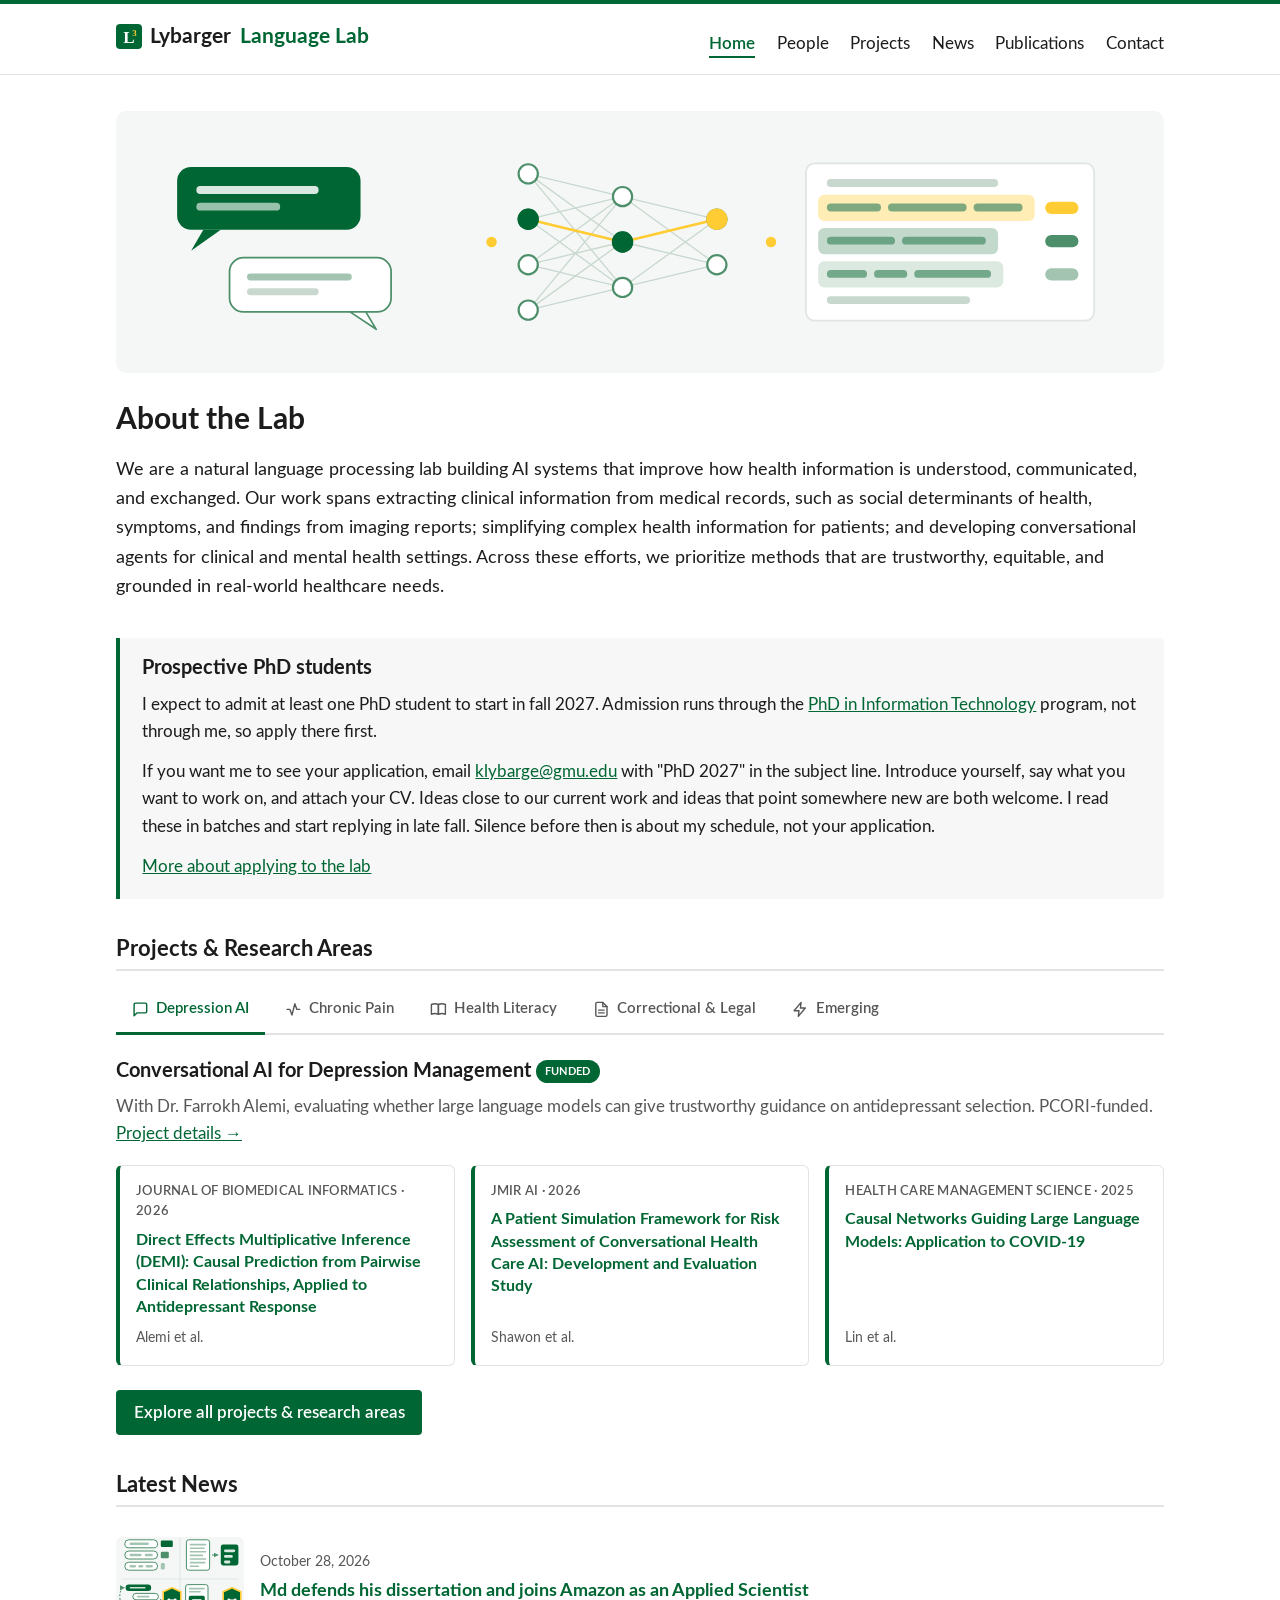
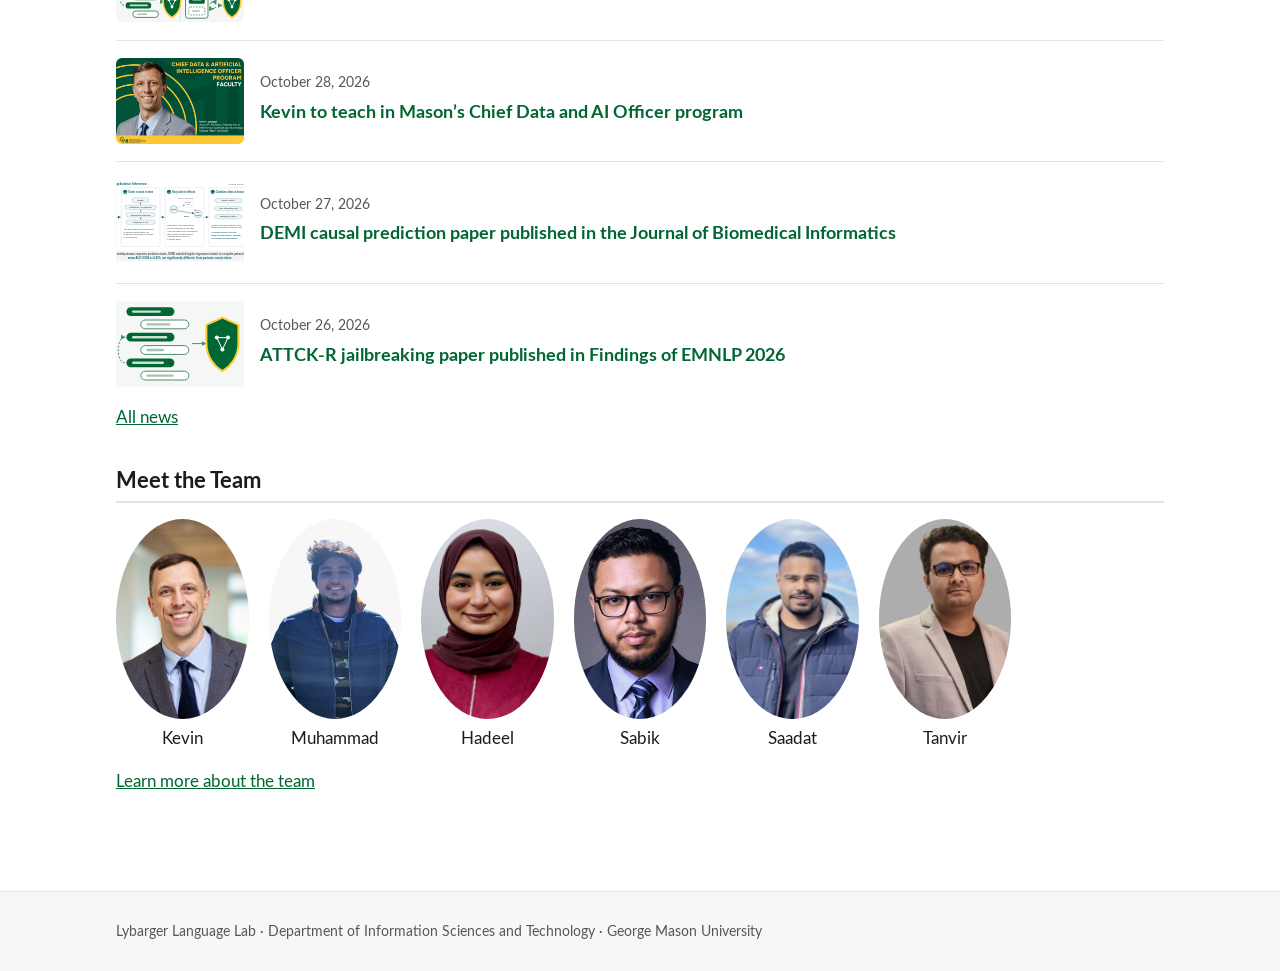
<file: site/index.html>
<!DOCTYPE html>
<html lang="en">
<head>
<meta charset="utf-8">
<meta name="viewport" content="width=device-width, initial-scale=1">
<title>Lybarger Language Lab</title>
<meta name="description" content="The Lybarger Language Lab at George Mason University builds NLP and AI systems that improve how health information is understood, communicated, and exchanged.">
<meta property="og:site_name" content="Lybarger Language Lab">
<meta property="og:type" content="website">
<meta property="og:title" content="Lybarger Language Lab">
<meta property="og:description" content="The Lybarger Language Lab at George Mason University builds NLP and AI systems that improve how health information is understood, communicated, and exchanged.">
<meta property="og:url" content="https://www.lybargerlanguagelab.org/">
<meta property="og:image" content="https://www.lybargerlanguagelab.org/assets/images/social-card.png">
<meta property="og:image:alt" content="Lybarger Language Lab: natural language processing and AI for health, George Mason University">
<meta name="twitter:card" content="summary_large_image">
<link rel="canonical" href="https://www.lybargerlanguagelab.org/">
<link rel="icon" href="assets/images/favicon.svg" type="image/svg+xml">
<link rel="stylesheet" href="assets/css/styles.css">
<script type="application/ld+json">
{
  "@context": "https://schema.org",
  "@type": "ResearchOrganization",
  "name": "Lybarger Language Lab",
  "url": "https://www.lybargerlanguagelab.org/",
  "logo": "https://www.lybargerlanguagelab.org/assets/images/social-card.png",
  "parentOrganization": {
    "@type": "CollegeOrUniversity",
    "name": "George Mason University"
  },
  "founder": {"@type": "Person", "name": "Kevin Lybarger"},
  "knowsAbout": ["natural language processing", "clinical informatics",
    "health AI", "conversational agents", "information extraction"]
}
</script>
</head>
<body>
<a class="skip-link" href="#main">Skip to content</a>
<header class="site-header">
  <div class="wrap header-inner">
    <a class="brand" href="index.html"><img class="brand-mark" src="assets/images/favicon.svg" alt="">Lybarger <span>Language Lab</span></a>
    <nav aria-label="Main">
      <ul>
        <li><a href="index.html" aria-current="page">Home</a></li>
        <li><a href="people.html">People</a></li>
        <li><a href="projects.html">Projects</a></li>
        <li><a href="news.html">News</a></li>
        <li><a href="publications.html">Publications</a></li>
        <li><a href="contact.html">Contact</a></li>
      </ul>
    </nav>
  </div>
</header>
<main id="main" class="wrap">

<img class="hero-img" src="assets/images/hero-banner.svg" alt="" width="1200" height="300">

<h1>About the Lab</h1>
<p class="lede">We are a natural language processing lab building AI systems that improve how health information is understood, communicated, and exchanged. Our work spans extracting clinical information from medical records, such as social determinants of health, symptoms, and findings from imaging reports; simplifying complex health information for patients; and developing conversational agents for clinical and mental health settings. Across these efforts, we prioritize methods that are trustworthy, equitable, and grounded in real-world healthcare needs.</p>

<section class="notice" id="prospective-students" aria-labelledby="prospective-students-heading">
  <h2 id="prospective-students-heading">Prospective PhD students</h2>
  <p>I expect to admit at least one PhD student to start in fall 2027. Admission runs through the <a href="https://ist.gmu.edu/academics/graduate-programs/phd-information-technology">PhD in Information Technology</a> program, not through me, so apply there first.</p>
  <p>If you want me to see your application, email <a href="mailto:klybarge@gmu.edu">klybarge@gmu.edu</a> with &quot;PhD 2027&quot; in the subject line. Introduce yourself, say what you want to work on, and attach your CV. Ideas close to our current work and ideas that point somewhere new are both welcome. I read these in batches and start replying in late fall. Silence before then is about my schedule, not your application.</p>
  <p><a href="contact.html#prospective-students">More about applying to the lab</a></p>
</section>

<h2>Projects &amp; Research Areas</h2>
<div class="tabs" id="research-tabs">
  <div class="tab-list" role="tablist" aria-label="Projects and research areas">
    <button type="button" class="tab" role="tab" id="tab-depression-ai" aria-controls="panel-depression-ai" aria-selected="true"><svg viewBox="0 0 24 24" fill="none" stroke="currentColor" stroke-width="2" stroke-linecap="round" stroke-linejoin="round" aria-hidden="true"><path d="M21 15a2 2 0 01-2 2H7l-4 4V5a2 2 0 012-2h14a2 2 0 012 2z"/></svg>Depression AI</button>
    <button type="button" class="tab" role="tab" id="tab-chronic-pain" aria-controls="panel-chronic-pain" aria-selected="false" tabindex="-1"><svg viewBox="0 0 24 24" fill="none" stroke="currentColor" stroke-width="2" stroke-linecap="round" stroke-linejoin="round" aria-hidden="true"><path d="M3 12h4l3 8 4-16 3 8h4"/></svg>Chronic Pain</button>
    <button type="button" class="tab" role="tab" id="tab-health-literacy" aria-controls="panel-health-literacy" aria-selected="false" tabindex="-1"><svg viewBox="0 0 24 24" fill="none" stroke="currentColor" stroke-width="2" stroke-linecap="round" stroke-linejoin="round" aria-hidden="true"><path d="M2 5c3-1.4 7-1.4 10 0v14c-3-1.4-7-1.4-10 0V5z"/><path d="M22 5c-3-1.4-7-1.4-10 0v14c3-1.4 7-1.4 10 0V5z"/></svg>Health Literacy</button>
    <button type="button" class="tab" role="tab" id="tab-correctional-records" aria-controls="panel-correctional-records" aria-selected="false" tabindex="-1"><svg viewBox="0 0 24 24" fill="none" stroke="currentColor" stroke-width="2" stroke-linecap="round" stroke-linejoin="round" aria-hidden="true"><path d="M14 2H6a2 2 0 00-2 2v16a2 2 0 002 2h12a2 2 0 002-2V8z"/><path d="M14 2v6h6M8 13h8M8 17h8"/></svg>Correctional &amp; Legal</button>
    <button type="button" class="tab" role="tab" id="tab-emerging" aria-controls="panel-emerging" aria-selected="false" tabindex="-1"><svg viewBox="0 0 24 24" fill="none" stroke="currentColor" stroke-width="2" stroke-linecap="round" stroke-linejoin="round" aria-hidden="true"><path d="M13 2 3 14h7l-1 8 10-12h-7l1-8z"/></svg>Emerging</button>
  </div>

  <section class="tab-panel" role="tabpanel" id="panel-depression-ai" aria-labelledby="tab-depression-ai">
    <h3>Conversational AI for Depression Management <span class="badge">Funded</span></h3>
    <p class="tab-summary">With Dr. Farrokh Alemi, evaluating whether large language models can give trustworthy guidance on antidepressant selection. PCORI-funded. <a href="projects.html#depression-ai">Project details &rarr;</a></p>
    <ul class="paper-grid">
      <li class="paper-card">
        <p class="paper-venue">Journal of Biomedical Informatics &middot; 2026</p>
        <h4><a href="https://doi.org/10.1016/j.jbi.2026.105111">Direct Effects Multiplicative Inference (DEMI): Causal Prediction from Pairwise Clinical Relationships, Applied to Antidepressant Response</a></h4>
        <p class="paper-authors">Alemi et al.</p>
      </li>
      <li class="paper-card">
        <p class="paper-venue">JMIR AI &middot; 2026</p>
        <h4><a href="https://doi.org/10.2196/100772">A Patient Simulation Framework for Risk Assessment of Conversational Health Care AI: Development and Evaluation Study</a></h4>
        <p class="paper-authors">Shawon et al.</p>
      </li>
      <li class="paper-card">
        <p class="paper-venue">Health Care Management Science &middot; 2025</p>
        <h4><a href="https://doi.org/10.1007/s10729-025-09724-8">Causal Networks Guiding Large Language Models: Application to COVID-19</a></h4>
        <p class="paper-authors">Lin et al.</p>
      </li>
    </ul>
  </section>

  <section class="tab-panel" role="tabpanel" id="panel-chronic-pain" aria-labelledby="tab-chronic-pain">
    <h3>Understanding Chronic Pain through Language <span class="badge">Funded</span></h3>
    <p class="tab-summary">Capturing patients' lived experience of chronic knee pain from motivational-interviewing transcripts, with annotation methods and extraction models built for them. NIH-funded. <a href="projects.html#chronic-pain">Project details &rarr;</a></p>
    <ul class="paper-grid">
      <li class="paper-card">
        <p class="paper-venue">CL4Health @ NAACL &middot; 2025</p>
        <h4><a href="https://doi.org/10.18653/v1/2025.cl4health-1.28">Capturing Patients' Lived Experiences with Chronic Pain through Motivational Interviewing and Information Extraction</a></h4>
        <p class="paper-authors">Elyazori et al.</p>
      </li>
      <li class="paper-card">
        <p class="paper-venue">NCUR &middot; 2026 <span class="paper-status">Poster</span></p>
        <h4>Capturing the Lived Experiences of Individuals with Chronic Pain through Motivational Interviewing</h4>
        <p class="paper-authors">Abdulrazzaq et al.</p>
      </li>
      <li class="paper-card">
        <p class="paper-venue">NCUR &middot; 2026 <span class="paper-status">Poster</span></p>
        <h4>Extracting Biopsychosocial Insights from Motivational Interview Transcripts on Chronic Pain Using Natural Language Processing</h4>
        <p class="paper-authors">Abdulrazzaq et al.</p>
      </li>
    </ul>
  </section>

  <section class="tab-panel" role="tabpanel" id="panel-health-literacy" aria-labelledby="tab-health-literacy">
    <h3>Health Literacy &amp; Text Simplification</h3>
    <p class="tab-summary">Making health information easier for patients to understand: annotated corpora for cancer education, readability-controlled question answering, and efficient extraction for health-communication materials. <a href="projects.html#health-literacy">Area details &rarr;</a></p>
    <ul class="paper-grid">
      <li class="paper-card">
        <p class="paper-venue">Journal of Biomedical Informatics &middot; 2024</p>
        <h4><a href="https://doi.org/10.1016/j.jbi.2024.104727">Health Text Simplification: An Annotated Corpus for Digestive Cancer Education and Novel Strategies for Reinforcement Learning</a></h4>
        <p class="paper-authors">Rahman et al.</p>
      </li>
      <li class="paper-card">
        <p class="paper-venue">PLOS Digital Health &middot; 2026</p>
        <h4><a href="https://doi.org/10.1371/journal.pdig.0001275">Efficient Information Extraction Using LLMs and Knowledge Distillation: A Study on HPV Health Communication</a></h4>
        <p class="paper-authors">Khan et al.</p>
      </li>
      <li class="paper-card">
        <p class="paper-venue">TSAR Workshop &middot; 2025</p>
        <h4><a href="https://doi.org/10.18653/v1/2025.tsar-1.5">Evaluating Health Question Answering Under Readability-Controlled Style Perturbations</a></h4>
        <p class="paper-authors">Rahman et al.</p>
      </li>
      <li class="paper-card">
        <p class="paper-venue">NCI Junior Investigator Meeting &middot; 2024 <span class="paper-status">Poster</span></p>
        <h4>Health Text Simplification: An Annotated Corpus for Digestive Cancer Education &amp; Novel Strategies for Reinforcement Learning</h4>
        <p class="paper-authors">Rahman &amp; Irbaz</p>
      </li>
    </ul>
  </section>

  <section class="tab-panel" role="tabpanel" id="panel-correctional-records" aria-labelledby="tab-correctional-records">
    <h3>NLP for Correctional &amp; Legal Records</h3>
    <p class="tab-summary">Extracting information from correctional and legal case records: probation and parole supervisory notes, and handwritten assault and violence reports. <a href="projects.html#correctional-records">Area details &rarr;</a></p>
    <ul class="paper-grid">
      <li class="paper-card">
        <p class="paper-venue">Federal Probation &middot; 2023</p>
        <h4>Exploring Probation and Parole Records Using Natural Language Processing: A Case Study of Supervisory Condition Notes</h4>
        <p class="paper-authors">Elyazori</p>
      </li>
      <li class="paper-card">
        <p class="paper-venue">AMIA Symposium Workshop &middot; 2024 <span class="paper-status">Poster</span></p>
        <h4>Optical Character Recognition for Information Extraction from Handwritten Assault and Violence Reports</h4>
        <p class="paper-authors">Irbaz et al.</p>
      </li>
    </ul>
  </section>

  <section class="tab-panel" role="tabpanel" id="panel-emerging" aria-labelledby="tab-emerging">
    <h3>Emerging Directions</h3>
    <p class="tab-summary">Early-stage lines of work, one paper each so far: jailbreak resistance for protected LLMs, and diversity-aware retrieval-augmented generation. <a href="projects.html#emerging">Area details &rarr;</a></p>
    <ul class="paper-grid">
      <li class="paper-card">
        <p class="paper-venue">Findings of EMNLP &middot; 2026</p>
        <h4><a href="https://aclanthology.org/2026.findings-emnlp.2296/">ATTCK-R: Knowledge-Aware Long-Horizon Jailbreaking for Protected LLMs</a></h4>
        <p class="paper-authors">Rahman et al.</p>
      </li>
      <li class="paper-card">
        <p class="paper-venue">Findings of EACL &middot; 2026</p>
        <h4><a href="https://aclanthology.org/2026.findings-eacl.150/">DF-RAG: Query-Aware Diversity for Retrieval-Augmented Generation</a></h4>
        <p class="paper-authors">Khan et al.</p>
      </li>
    </ul>
  </section>
</div>
<p><a class="btn" href="projects.html">Explore all projects &amp; research areas</a></p>

<h2>Latest News</h2>
<article class="news-item">
  <a class="news-item-featured" href="news.html#2026-10-28-md-dissertation-defense">
    <img src="assets/images/md-dissertation-defense.svg" alt="" width="640" height="480">
    <div>
      <time datetime="2026-10-28">October 28, 2026</time>
      <h3>Md defends his dissertation and joins Amazon as an Applied Scientist</h3>
    </div>
  </a>
</article>
<article class="news-item">
  <a class="news-item-featured" href="news.html#2026-10-28-costello-cdaio-faculty">
    <img src="assets/images/costello-cdaio-faculty-2027.jpg" alt="" width="1000" height="667">
    <div>
      <time datetime="2026-10-28">October 28, 2026</time>
      <h3>Kevin to teach in Mason&rsquo;s Chief Data and AI Officer program</h3>
    </div>
  </a>
</article>
<article class="news-item">
  <a class="news-item-featured" href="news.html#2026-10-27-demi-jbi-published">
    <img src="assets/images/demi-graphical-abstract.svg" alt="" width="1328" height="531">
    <div>
      <time datetime="2026-10-27">October 27, 2026</time>
      <h3>DEMI causal prediction paper published in the Journal of Biomedical Informatics</h3>
    </div>
  </a>
</article>
<article class="news-item">
  <a class="news-item-featured" href="news.html#2026-10-26-attckr-findings-emnlp">
    <img src="assets/images/attckr-long-horizon-jailbreaking.svg" alt="" width="640" height="480">
    <div>
      <time datetime="2026-10-26">October 26, 2026</time>
      <h3>ATTCK-R jailbreaking paper published in Findings of EMNLP 2026</h3>
    </div>
  </a>
</article>
<p><a href="news.html">All news</a></p>

<h2>Meet the Team</h2>
<ul class="team-strip">
  <li><a href="kevin-lybarger.html"><img class="headshot" src="assets/images/kevin-lybarger.jpg" alt="" width="200" height="200"><span>Kevin</span></a></li>
  <li><a href="mushfiqur-rahman.html"><img class="headshot" src="assets/images/mushfiqur-rahman.png" alt="" width="200" height="200"><span>Muhammad</span></a></li>
  <li><a href="hadeel-elyazori.html"><img class="headshot" src="assets/images/hadeel-elyazori.png" alt="" width="200" height="200"><span>Hadeel</span></a></li>
  <li><a href="sabik-irbaz.html"><img class="headshot" src="assets/images/sabik-irbaz.png" alt="" width="200" height="200"><span>Sabik</span></a></li>
  <li><a href="saadat-khan.html"><img class="headshot" src="assets/images/saadat-khan.jpeg" alt="" width="200" height="200"><span>Saadat</span></a></li>
  <li><a href="tanvir-shawon.html"><img class="headshot" src="assets/images/tanvir-shawon.jpg" alt="" width="200" height="200"><span>Tanvir</span></a></li>
</ul>
<p><a href="people.html">Learn more about the team</a></p>

</main>
<footer class="site-footer">
  <div class="wrap">
    <p>Lybarger Language Lab &middot; Department of Information Sciences and Technology &middot; George Mason University</p>
  </div>
</footer>
<script>
(function () {
  "use strict";
  var root = document.getElementById("research-tabs");
  if (!root) return;
  var tabs = Array.prototype.slice.call(root.querySelectorAll('[role="tab"]'));
  var panels = root.querySelectorAll('[role="tabpanel"]');

  // Panels stay visible until this runs, so the content still reads without JS.
  root.classList.add("tabs-ready");

  function select(tab, focus) {
    tabs.forEach(function (t) {
      var on = t === tab;
      t.setAttribute("aria-selected", String(on));
      t.tabIndex = on ? 0 : -1;
    });
    Array.prototype.forEach.call(panels, function (p) {
      p.hidden = p.id !== tab.getAttribute("aria-controls");
    });
    if (focus) tab.focus();
  }

  tabs.forEach(function (tab, i) {
    tab.addEventListener("click", function () { select(tab, false); });
    tab.addEventListener("keydown", function (e) {
      var next = null;
      if (e.key === "ArrowRight") next = tabs[(i + 1) % tabs.length];
      else if (e.key === "ArrowLeft") next = tabs[(i - 1 + tabs.length) % tabs.length];
      else if (e.key === "Home") next = tabs[0];
      else if (e.key === "End") next = tabs[tabs.length - 1];
      if (next) { e.preventDefault(); select(next, true); }
    });
  });

  select(tabs[0], false);
})();
</script>
</body>
</html>
</file>
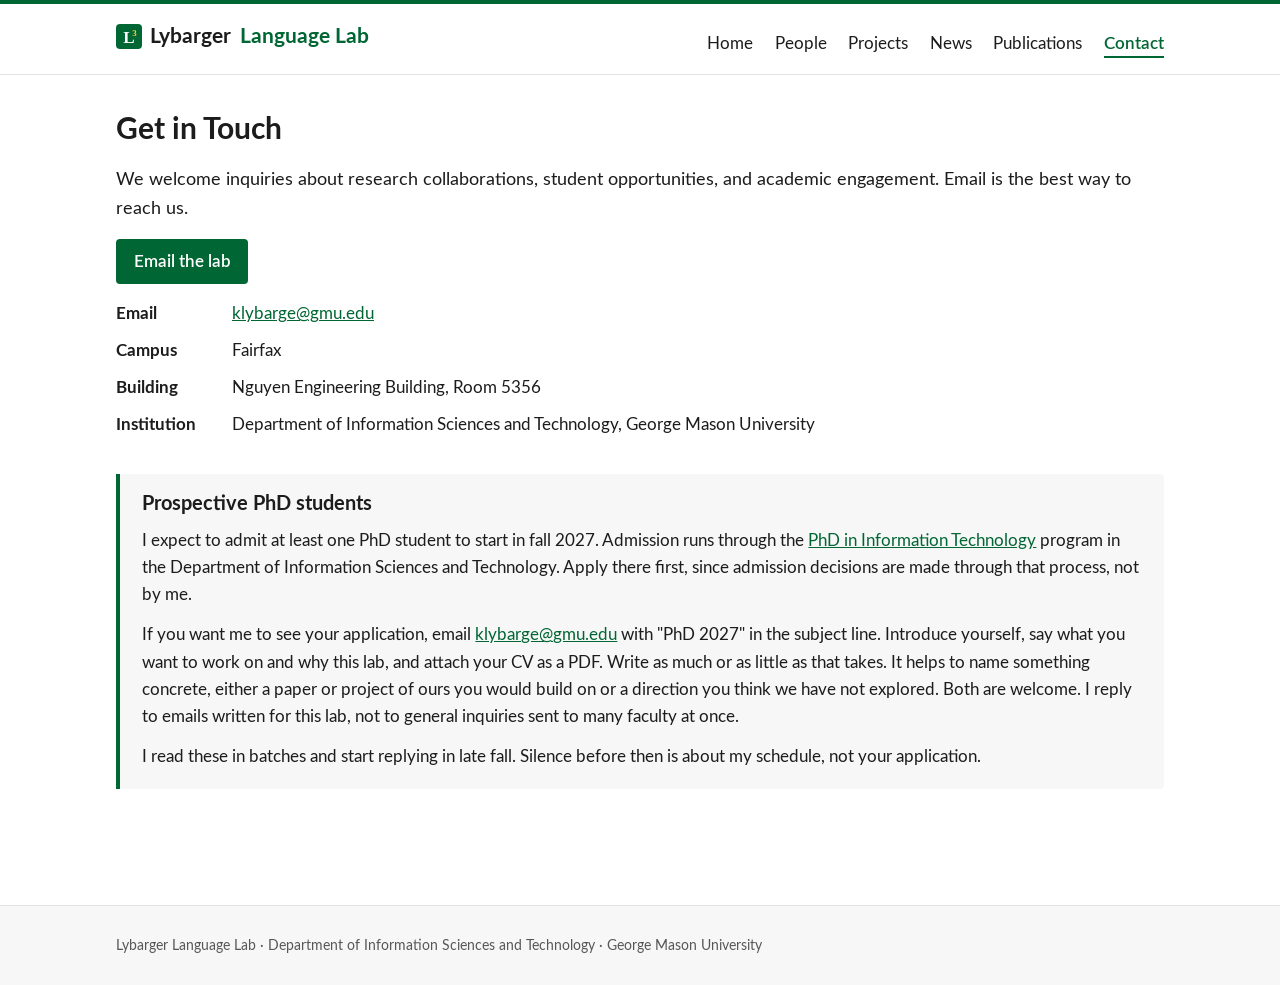
<file: site/contact.html>
<!DOCTYPE html>
<html lang="en">
<head>
<meta charset="utf-8">
<meta name="viewport" content="width=device-width, initial-scale=1">
<title>Contact - Lybarger Language Lab</title>
<meta name="description" content="Contact the Lybarger Language Lab at George Mason University: research collaborations, student opportunities, and academic engagement.">
<meta property="og:site_name" content="Lybarger Language Lab">
<meta property="og:type" content="website">
<meta property="og:title" content="Contact - Lybarger Language Lab">
<meta property="og:description" content="Contact the Lybarger Language Lab at George Mason University: research collaborations, student opportunities, and academic engagement.">
<meta property="og:url" content="https://www.lybargerlanguagelab.org/contact.html">
<meta property="og:image" content="https://www.lybargerlanguagelab.org/assets/images/social-card.png">
<meta property="og:image:alt" content="Lybarger Language Lab: natural language processing and AI for health, George Mason University">
<meta name="twitter:card" content="summary_large_image">
<link rel="canonical" href="https://www.lybargerlanguagelab.org/contact.html">
<link rel="icon" href="assets/images/favicon.svg" type="image/svg+xml">
<link rel="stylesheet" href="assets/css/styles.css">
</head>
<body>
<a class="skip-link" href="#main">Skip to content</a>
<header class="site-header">
  <div class="wrap header-inner">
    <a class="brand" href="index.html"><img class="brand-mark" src="assets/images/favicon.svg" alt="">Lybarger <span>Language Lab</span></a>
    <nav aria-label="Main">
      <ul>
        <li><a href="index.html">Home</a></li>
        <li><a href="people.html">People</a></li>
        <li><a href="projects.html">Projects</a></li>
        <li><a href="news.html">News</a></li>
        <li><a href="publications.html">Publications</a></li>
        <li><a href="contact.html" aria-current="page">Contact</a></li>
      </ul>
    </nav>
  </div>
</header>
<main id="main" class="wrap">

<h1>Get in Touch</h1>
<p class="lede">We welcome inquiries about research collaborations, student opportunities, and academic engagement. Email is the best way to reach us.</p>
<p><a class="btn" href="mailto:klybarge@gmu.edu">Email the lab</a></p>

<ul class="contact-list">
  <li><strong>Email</strong> <a href="mailto:klybarge@gmu.edu">klybarge@gmu.edu</a></li>
  <li><strong>Campus</strong> Fairfax</li>
  <li><strong>Building</strong> Nguyen Engineering Building, Room 5356</li>
  <li><strong>Institution</strong> Department of Information Sciences and Technology, George Mason University</li>
</ul>

<section class="notice" id="prospective-students" aria-labelledby="prospective-students-heading">
  <h2 id="prospective-students-heading">Prospective PhD students</h2>
  <p>I expect to admit at least one PhD student to start in fall 2027. Admission runs through the <a href="https://ist.gmu.edu/academics/graduate-programs/phd-information-technology">PhD in Information Technology</a> program in the Department of Information Sciences and Technology. Apply there first, since admission decisions are made through that process, not by me.</p>
  <p>If you want me to see your application, email <a href="mailto:klybarge@gmu.edu">klybarge@gmu.edu</a> with &quot;PhD 2027&quot; in the subject line. Introduce yourself, say what you want to work on and why this lab, and attach your CV as a PDF. Write as much or as little as that takes. It helps to name something concrete, either a paper or project of ours you would build on or a direction you think we have not explored. Both are welcome. I reply to emails written for this lab, not to general inquiries sent to many faculty at once.</p>
  <p>I read these in batches and start replying in late fall. Silence before then is about my schedule, not your application.</p>
</section>

</main>
<footer class="site-footer">
  <div class="wrap">
    <p>Lybarger Language Lab &middot; Department of Information Sciences and Technology &middot; George Mason University</p>
  </div>
</footer>
</body>
</html>
</file>
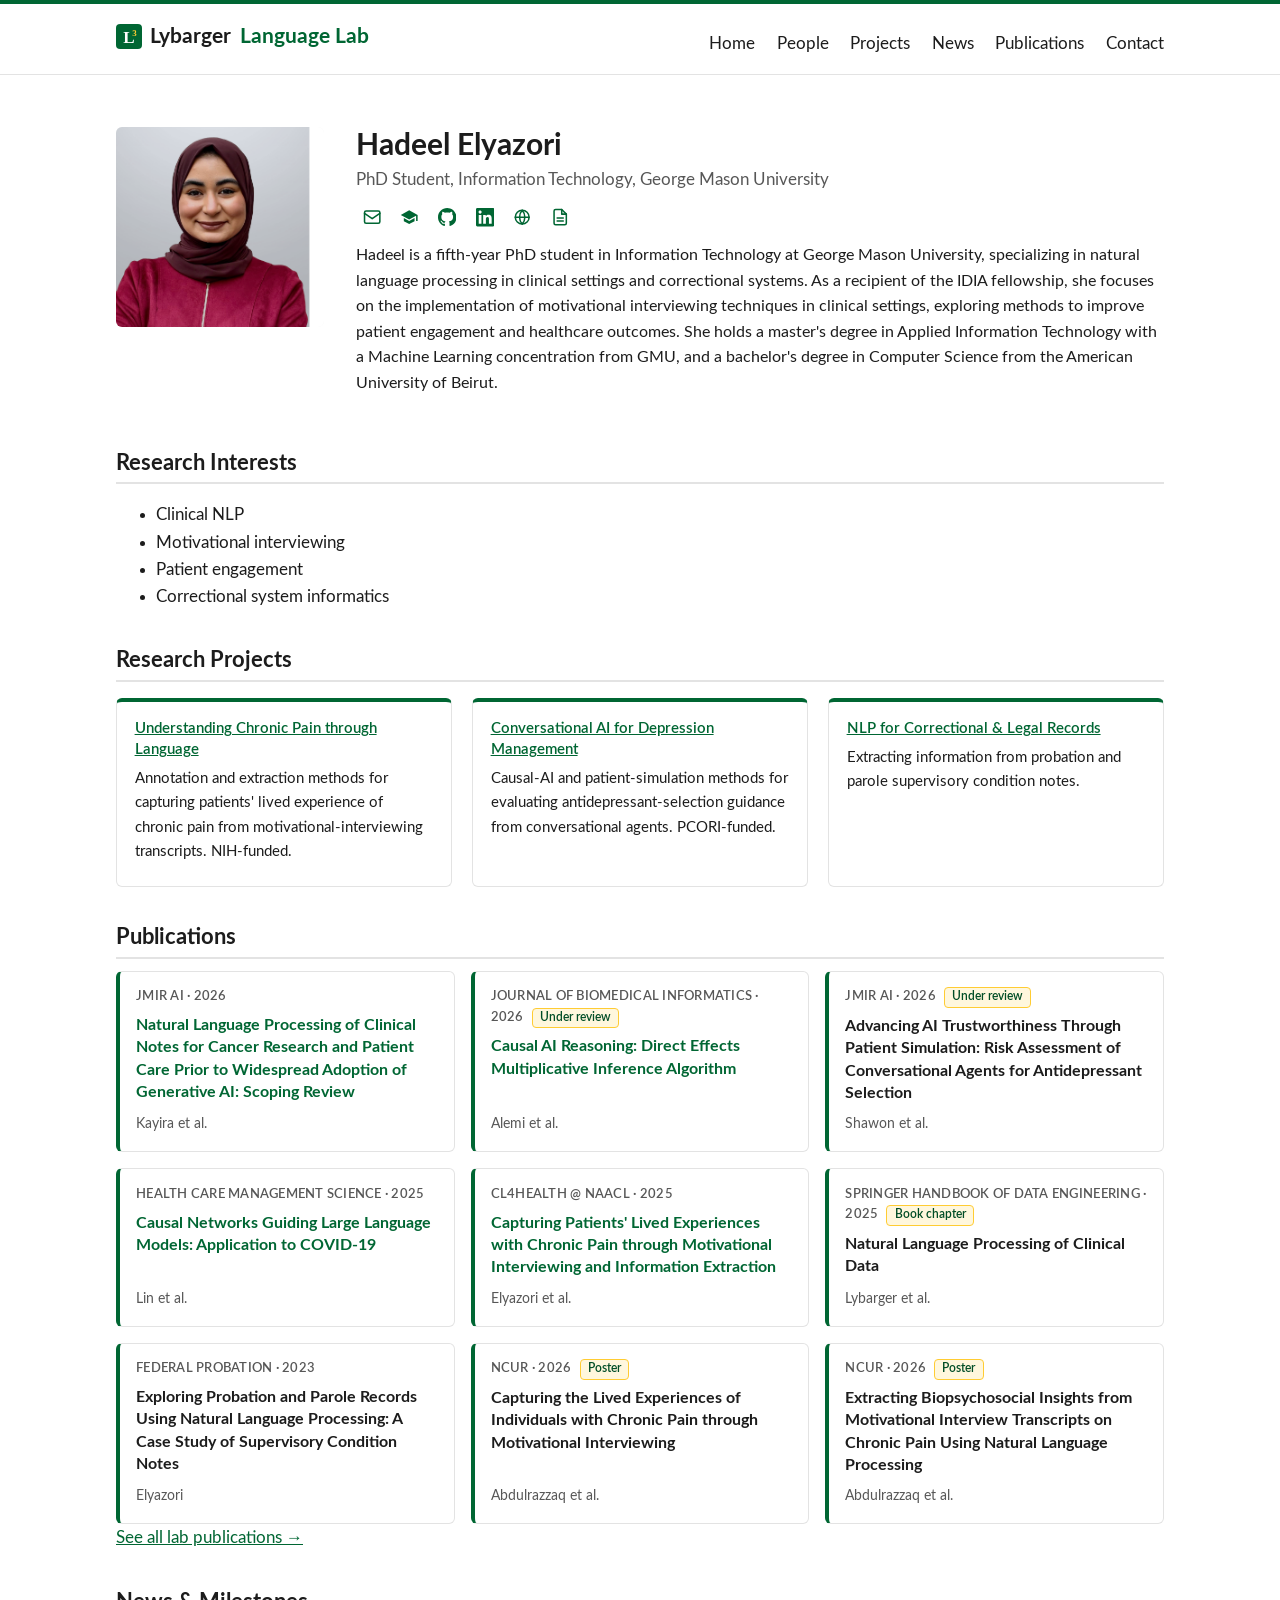
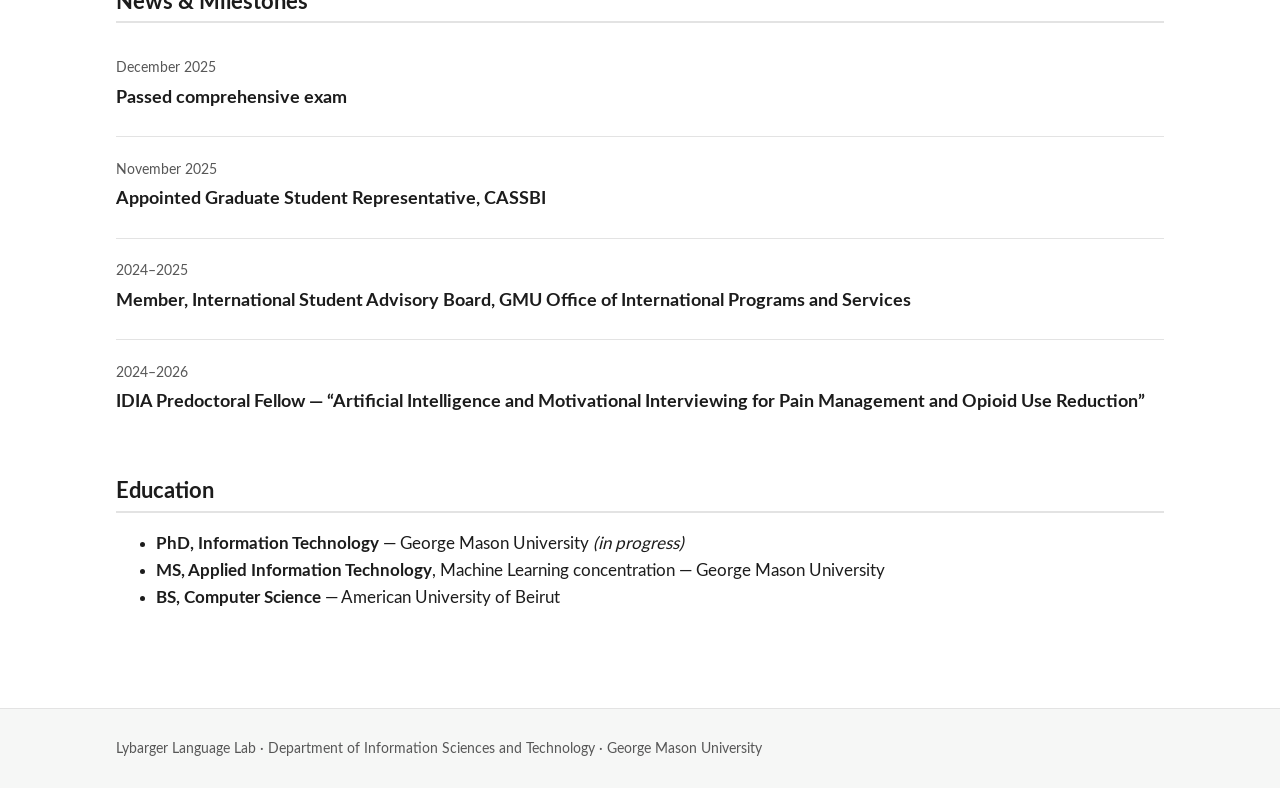
<file: site/hadeel-elyazori.html>
<!DOCTYPE html>
<html lang="en">
<head>
<meta charset="utf-8">
<meta name="viewport" content="width=device-width, initial-scale=1">
<title>Hadeel Elyazori - Lybarger Language Lab</title>
<meta name="description" content="Hadeel Elyazori, PhD student in the Lybarger Language Lab at George Mason University: bio, research interests, and links.">
<meta property="og:site_name" content="Lybarger Language Lab">
<meta property="og:type" content="website">
<meta property="og:title" content="Hadeel Elyazori - Lybarger Language Lab">
<meta property="og:description" content="Hadeel Elyazori, PhD student in the Lybarger Language Lab at George Mason University: bio, research interests, and links.">
<meta property="og:url" content="https://www.lybargerlanguagelab.org/hadeel-elyazori.html">
<meta property="og:image" content="https://www.lybargerlanguagelab.org/assets/images/social-card.png">
<meta property="og:image:alt" content="Lybarger Language Lab: natural language processing and AI for health, George Mason University">
<meta name="twitter:card" content="summary_large_image">
<link rel="canonical" href="https://www.lybargerlanguagelab.org/hadeel-elyazori.html">
<link rel="icon" href="assets/images/favicon.svg" type="image/svg+xml">
<link rel="stylesheet" href="assets/css/styles.css">
<script type="application/ld+json">
{
  "@context": "https://schema.org",
  "@type": "Person",
  "name": "Hadeel Elyazori",
  "jobTitle": "PhD Student",
  "url": "https://www.lybargerlanguagelab.org/hadeel-elyazori.html",
  "email": "helyazor@gmu.edu",
  "worksFor": {"@type": "CollegeOrUniversity", "name": "George Mason University"},
  "sameAs": [
    "https://scholar.google.com/citations?user=M_UXrtYAAAAJ&hl=en",
    "https://github.com/hadeelelyazori",
    "https://www.linkedin.com/in/hadeel-elyazori/",
    "https://hadeelelyazori.github.io"
  ]
}
</script>
</head>
<body>
<a class="skip-link" href="#main">Skip to content</a>
<header class="site-header">
  <div class="wrap header-inner">
    <a class="brand" href="index.html"><img class="brand-mark" src="assets/images/favicon.svg" alt="">Lybarger <span>Language Lab</span></a>
    <nav aria-label="Main">
      <ul>
        <li><a href="index.html">Home</a></li>
        <li><a href="people.html">People</a></li>
        <li><a href="projects.html">Projects</a></li>
        <li><a href="news.html">News</a></li>
        <li><a href="publications.html">Publications</a></li>
        <li><a href="contact.html">Contact</a></li>
      </ul>
    </nav>
  </div>
</header>
<main id="main" class="wrap">

<div class="person-wide member-header">
  <img class="headshot" src="assets/images/hadeel-elyazori.png" alt="Hadeel Elyazori" width="200" height="200">
  <div>
    <h1>Hadeel Elyazori</h1>
    <p class="role">PhD Student, Information Technology, George Mason University</p>
    <p class="link-row">
      <a class="icon-link" href="mailto:helyazor@gmu.edu" aria-label="Email" title="Email"><svg viewBox="0 0 24 24" fill="none" stroke="currentColor" stroke-width="2" stroke-linecap="round" stroke-linejoin="round" aria-hidden="true"><rect x="2" y="4" width="20" height="16" rx="2"/><path d="M2 7l10 7L22 7"/></svg></a>
      <a class="icon-link" href="https://scholar.google.com/citations?user=M_UXrtYAAAAJ&amp;hl=en" aria-label="Google Scholar" title="Google Scholar"><svg viewBox="0 0 24 24" fill="currentColor" aria-hidden="true"><path d="M12 3L1 9l11 6 9-4.91V17h2V9L12 3z"/><path d="M5 13.18v4L12 21l7-3.82v-4L12 17l-7-3.82z"/></svg></a>
      <a class="icon-link" href="https://github.com/hadeelelyazori" aria-label="GitHub" title="GitHub"><svg viewBox="0 0 16 16" fill="currentColor" aria-hidden="true"><path d="M8 0C3.58 0 0 3.58 0 8c0 3.54 2.29 6.53 5.47 7.59.4.07.55-.17.55-.38 0-.19-.01-.82-.01-1.49-2.01.37-2.53-.49-2.69-.94-.09-.23-.48-.94-.82-1.13-.28-.15-.68-.52-.01-.53.63-.01 1.08.58 1.23.82.72 1.21 1.87.87 2.33.66.07-.52.28-.87.51-1.07-1.78-.2-3.64-.89-3.64-3.95 0-.87.31-1.59.82-2.15-.08-.2-.36-1.02.08-2.12 0 0 .67-.21 2.2.82.64-.18 1.32-.27 2-.27.68 0 1.36.09 2 .27 1.53-1.04 2.2-.82 2.2-.82.44 1.1.16 1.92.08 2.12.51.56.82 1.27.82 2.15 0 3.07-1.87 3.75-3.65 3.95.29.25.54.73.54 1.48 0 1.07-.01 1.93-.01 2.2 0 .21.15.46.55.38A8.01 8.01 0 0016 8c0-4.42-3.58-8-8-8z"/></svg></a>
      <a class="icon-link" href="https://www.linkedin.com/in/hadeel-elyazori/" aria-label="LinkedIn" title="LinkedIn"><svg viewBox="0 0 24 24" fill="currentColor" aria-hidden="true"><path d="M20.447 20.452h-3.554v-5.569c0-1.328-.027-3.037-1.852-3.037-1.853 0-2.136 1.445-2.136 2.939v5.667H9.351V9h3.414v1.561h.046c.477-.9 1.637-1.85 3.37-1.85 3.601 0 4.267 2.37 4.267 5.455v6.286zM5.337 7.433c-1.144 0-2.063-.926-2.063-2.065 0-1.138.92-2.063 2.063-2.063 1.14 0 2.064.925 2.064 2.063 0 1.139-.925 2.065-2.064 2.065zm1.782 13.019H3.555V9h3.564v11.452zM22.225 0H1.771C.792 0 0 .774 0 1.729v20.542C0 23.227.792 24 1.771 24h20.451C23.2 24 24 23.227 24 22.271V1.729C24 .774 23.2 0 22.225 0z"/></svg></a>
      <a class="icon-link" href="https://hadeelelyazori.github.io" aria-label="Website" title="Website"><svg viewBox="0 0 24 24" fill="none" stroke="currentColor" stroke-width="2" stroke-linecap="round" stroke-linejoin="round" aria-hidden="true"><circle cx="12" cy="12" r="9"/><path d="M3 12h18M12 3a13.5 13.5 0 010 18M12 3a13.5 13.5 0 000 18"/></svg></a>
      <a class="icon-link" href="assets/docs/hadeel-elyazori-cv.pdf" aria-label="CV" title="CV"><svg viewBox="0 0 24 24" fill="none" stroke="currentColor" stroke-width="2" stroke-linecap="round" stroke-linejoin="round" aria-hidden="true"><path d="M14 2H6a2 2 0 00-2 2v16a2 2 0 002 2h12a2 2 0 002-2V8z"/><path d="M14 2v6h6M8 13h8M8 17h8"/></svg></a>
    </p>
    <p class="person-bio">Hadeel is a fifth-year PhD student in Information Technology at George Mason University, specializing in natural language processing in clinical settings and correctional systems. As a recipient of the IDIA fellowship, she focuses on the implementation of motivational interviewing techniques in clinical settings, exploring methods to improve patient engagement and healthcare outcomes. She holds a master's degree in Applied Information Technology with a Machine Learning concentration from GMU, and a bachelor's degree in Computer Science from the American University of Beirut.</p>
  </div>
</div>

<h2>Research Interests</h2>
<ul>
  <li>Clinical NLP</li>
  <li>Motivational interviewing</li>
  <li>Patient engagement</li>
  <li>Correctional system informatics</li>
</ul>

<h2>Research Projects</h2>
<ul class="highlight-grid">
  <li class="highlight-card"><a class="title" href="projects.html#chronic-pain">Understanding Chronic Pain through Language</a><p>Annotation and extraction methods for capturing patients' lived experience of chronic pain from motivational-interviewing transcripts. NIH-funded.</p></li>
  <li class="highlight-card"><a class="title" href="projects.html#depression-ai">Conversational AI for Depression Management</a><p>Causal-AI and patient-simulation methods for evaluating antidepressant-selection guidance from conversational agents. PCORI-funded.</p></li>
  <li class="highlight-card"><a class="title" href="projects.html#correctional-records">NLP for Correctional &amp; Legal Records</a><p>Extracting information from probation and parole supervisory condition notes.</p></li>
</ul>

<h2>Publications</h2>
<ul class="paper-grid">
  <li class="paper-card">
    <p class="paper-venue">JMIR AI &middot; 2026</p>
    <h4><a href="https://doi.org/10.2196/73481">Natural Language Processing of Clinical Notes for Cancer Research and Patient Care Prior to Widespread Adoption of Generative AI: Scoping Review</a></h4>
    <p class="paper-authors">Kayira et al.</p>
  </li>
  <li class="paper-card">
    <p class="paper-venue">Journal of Biomedical Informatics &middot; 2026 <span class="paper-status">Under review</span></p>
    <h4><a href="https://doi.org/10.2139/ssrn.6537875">Causal AI Reasoning: Direct Effects Multiplicative Inference Algorithm</a></h4>
    <p class="paper-authors">Alemi et al.</p>
  </li>
  <li class="paper-card">
    <p class="paper-venue">JMIR AI &middot; 2026 <span class="paper-status">Under review</span></p>
    <h4>Advancing AI Trustworthiness Through Patient Simulation: Risk Assessment of Conversational Agents for Antidepressant Selection</h4>
    <p class="paper-authors">Shawon et al.</p>
  </li>
  <li class="paper-card">
    <p class="paper-venue">Health Care Management Science &middot; 2025</p>
    <h4><a href="https://doi.org/10.1007/s10729-025-09724-8">Causal Networks Guiding Large Language Models: Application to COVID-19</a></h4>
    <p class="paper-authors">Lin et al.</p>
  </li>
  <li class="paper-card">
    <p class="paper-venue">CL4Health @ NAACL &middot; 2025</p>
    <h4><a href="https://doi.org/10.18653/v1/2025.cl4health-1.28">Capturing Patients' Lived Experiences with Chronic Pain through Motivational Interviewing and Information Extraction</a></h4>
    <p class="paper-authors">Elyazori et al.</p>
  </li>
  <li class="paper-card">
    <p class="paper-venue">Springer Handbook of Data Engineering &middot; 2025 <span class="paper-status">Book chapter</span></p>
    <h4>Natural Language Processing of Clinical Data</h4>
    <p class="paper-authors">Lybarger et al.</p>
  </li>
  <li class="paper-card">
    <p class="paper-venue">Federal Probation &middot; 2023</p>
    <h4>Exploring Probation and Parole Records Using Natural Language Processing: A Case Study of Supervisory Condition Notes</h4>
    <p class="paper-authors">Elyazori</p>
  </li>
  <li class="paper-card">
    <p class="paper-venue">NCUR &middot; 2026 <span class="paper-status">Poster</span></p>
    <h4>Capturing the Lived Experiences of Individuals with Chronic Pain through Motivational Interviewing</h4>
    <p class="paper-authors">Abdulrazzaq et al.</p>
  </li>
  <li class="paper-card">
    <p class="paper-venue">NCUR &middot; 2026 <span class="paper-status">Poster</span></p>
    <h4>Extracting Biopsychosocial Insights from Motivational Interview Transcripts on Chronic Pain Using Natural Language Processing</h4>
    <p class="paper-authors">Abdulrazzaq et al.</p>
  </li>
</ul>
<p><a href="publications.html">See all lab publications &rarr;</a></p>

<h2>News &amp; Milestones</h2>
<article class="news-item">
  <time datetime="2025-12-10">December 2025</time>
  <h3>Passed comprehensive exam</h3>
</article>
<article class="news-item">
  <time datetime="2025-11-10">November 2025</time>
  <h3>Appointed Graduate Student Representative, CASSBI</h3>
</article>
<article class="news-item">
  <time datetime="2024-09-01">2024&ndash;2025</time>
  <h3>Member, International Student Advisory Board, GMU Office of International Programs and Services</h3>
</article>
<article class="news-item">
  <time datetime="2024-01-01">2024&ndash;2026</time>
  <h3>IDIA Predoctoral Fellow &mdash; &ldquo;Artificial Intelligence and Motivational Interviewing for Pain Management and Opioid Use Reduction&rdquo;</h3>
</article>

<h2>Education</h2>
<ul>
  <li><strong>PhD, Information Technology</strong> &mdash; George Mason University <em>(in progress)</em></li>
  <li><strong>MS, Applied Information Technology</strong>, Machine Learning concentration &mdash; George Mason University</li>
  <li><strong>BS, Computer Science</strong> &mdash; American University of Beirut</li>
</ul>

</main>
<footer class="site-footer">
  <div class="wrap">
    <p>Lybarger Language Lab &middot; Department of Information Sciences and Technology &middot; George Mason University</p>
  </div>
</footer>
</body>
</html>
</file>
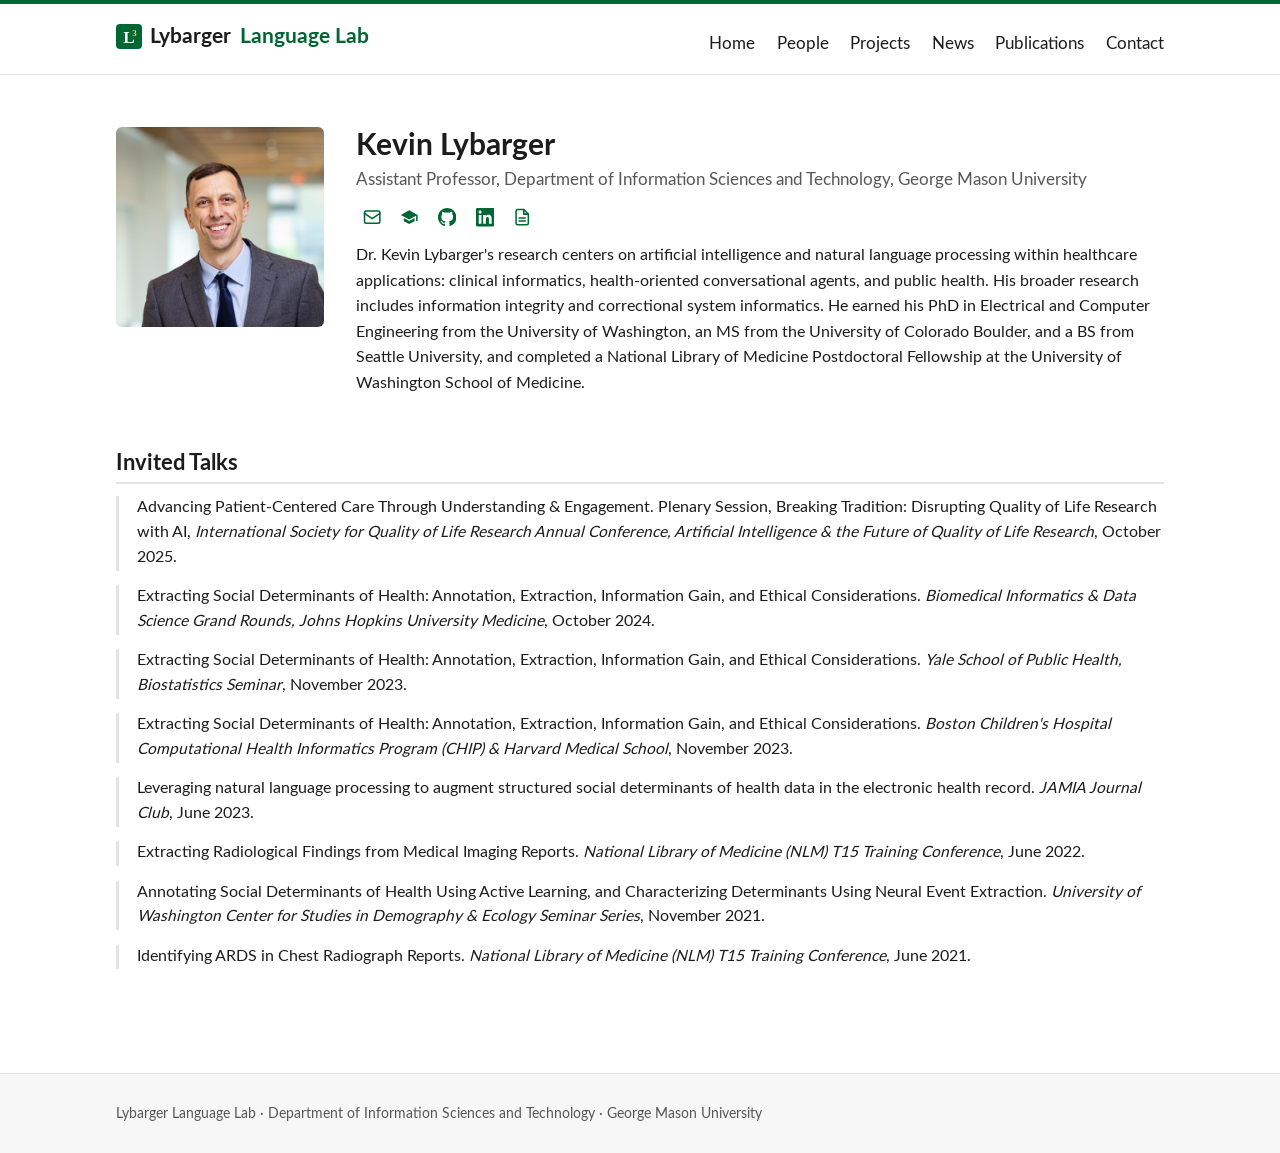
<file: site/kevin-lybarger.html>
<!DOCTYPE html>
<html lang="en">
<head>
<meta charset="utf-8">
<meta name="viewport" content="width=device-width, initial-scale=1">
<title>Kevin Lybarger - Lybarger Language Lab</title>
<meta name="description" content="Kevin Lybarger, Assistant Professor of Information Sciences and Technology at George Mason University: bio, invited talks, and links.">
<meta property="og:site_name" content="Lybarger Language Lab">
<meta property="og:type" content="website">
<meta property="og:title" content="Kevin Lybarger - Lybarger Language Lab">
<meta property="og:description" content="Kevin Lybarger, Assistant Professor of Information Sciences and Technology at George Mason University: bio, invited talks, and links.">
<meta property="og:url" content="https://www.lybargerlanguagelab.org/kevin-lybarger.html">
<meta property="og:image" content="https://www.lybargerlanguagelab.org/assets/images/social-card.png">
<meta property="og:image:alt" content="Lybarger Language Lab: natural language processing and AI for health, George Mason University">
<meta name="twitter:card" content="summary_large_image">
<link rel="canonical" href="https://www.lybargerlanguagelab.org/kevin-lybarger.html">
<link rel="icon" href="assets/images/favicon.svg" type="image/svg+xml">
<link rel="stylesheet" href="assets/css/styles.css">
<script type="application/ld+json">
{
  "@context": "https://schema.org",
  "@type": "Person",
  "name": "Kevin Lybarger",
  "jobTitle": "Assistant Professor",
  "url": "https://www.lybargerlanguagelab.org/kevin-lybarger.html",
  "email": "klybarge@gmu.edu",
  "worksFor": {"@type": "CollegeOrUniversity", "name": "George Mason University"},
  "sameAs": [
    "https://scholar.google.com/citations?user=vUJmY_IAAAAJ",
    "https://github.com/Lybarger",
    "https://www.linkedin.com/in/kevin-lybarger/"
  ]
}
</script>
</head>
<body>
<a class="skip-link" href="#main">Skip to content</a>
<header class="site-header">
  <div class="wrap header-inner">
    <a class="brand" href="index.html"><img class="brand-mark" src="assets/images/favicon.svg" alt="">Lybarger <span>Language Lab</span></a>
    <nav aria-label="Main">
      <ul>
        <li><a href="index.html">Home</a></li>
        <li><a href="people.html">People</a></li>
        <li><a href="projects.html">Projects</a></li>
        <li><a href="news.html">News</a></li>
        <li><a href="publications.html">Publications</a></li>
        <li><a href="contact.html">Contact</a></li>
      </ul>
    </nav>
  </div>
</header>
<main id="main" class="wrap">

<div class="person-wide member-header">
  <img class="headshot" src="assets/images/kevin-lybarger.jpg" alt="Kevin Lybarger" width="200" height="200">
  <div>
    <h1>Kevin Lybarger</h1>
    <p class="role">Assistant Professor, Department of Information Sciences and Technology, George Mason University</p>
    <p class="link-row">
      <a class="icon-link" href="mailto:klybarge@gmu.edu" aria-label="Email" title="Email"><svg viewBox="0 0 24 24" fill="none" stroke="currentColor" stroke-width="2" stroke-linecap="round" stroke-linejoin="round" aria-hidden="true"><rect x="2" y="4" width="20" height="16" rx="2"/><path d="M2 7l10 7L22 7"/></svg></a>
      <a class="icon-link" href="https://scholar.google.com/citations?user=vUJmY_IAAAAJ&amp;hl=en" aria-label="Google Scholar" title="Google Scholar"><svg viewBox="0 0 24 24" fill="currentColor" aria-hidden="true"><path d="M12 3L1 9l11 6 9-4.91V17h2V9L12 3z"/><path d="M5 13.18v4L12 21l7-3.82v-4L12 17l-7-3.82z"/></svg></a>
      <a class="icon-link" href="https://github.com/Lybarger" aria-label="GitHub" title="GitHub"><svg viewBox="0 0 16 16" fill="currentColor" aria-hidden="true"><path d="M8 0C3.58 0 0 3.58 0 8c0 3.54 2.29 6.53 5.47 7.59.4.07.55-.17.55-.38 0-.19-.01-.82-.01-1.49-2.01.37-2.53-.49-2.69-.94-.09-.23-.48-.94-.82-1.13-.28-.15-.68-.52-.01-.53.63-.01 1.08.58 1.23.82.72 1.21 1.87.87 2.33.66.07-.52.28-.87.51-1.07-1.78-.2-3.64-.89-3.64-3.95 0-.87.31-1.59.82-2.15-.08-.2-.36-1.02.08-2.12 0 0 .67-.21 2.2.82.64-.18 1.32-.27 2-.27.68 0 1.36.09 2 .27 1.53-1.04 2.2-.82 2.2-.82.44 1.1.16 1.92.08 2.12.51.56.82 1.27.82 2.15 0 3.07-1.87 3.75-3.65 3.95.29.25.54.73.54 1.48 0 1.07-.01 1.93-.01 2.2 0 .21.15.46.55.38A8.01 8.01 0 0016 8c0-4.42-3.58-8-8-8z"/></svg></a>
      <a class="icon-link" href="https://www.linkedin.com/in/kevin-lybarger/" aria-label="LinkedIn" title="LinkedIn"><svg viewBox="0 0 24 24" fill="currentColor" aria-hidden="true"><path d="M20.447 20.452h-3.554v-5.569c0-1.328-.027-3.037-1.852-3.037-1.853 0-2.136 1.445-2.136 2.939v5.667H9.351V9h3.414v1.561h.046c.477-.9 1.637-1.85 3.37-1.85 3.601 0 4.267 2.37 4.267 5.455v6.286zM5.337 7.433c-1.144 0-2.063-.926-2.063-2.065 0-1.138.92-2.063 2.063-2.063 1.14 0 2.064.925 2.064 2.063 0 1.139-.925 2.065-2.064 2.065zm1.782 13.019H3.555V9h3.564v11.452zM22.225 0H1.771C.792 0 0 .774 0 1.729v20.542C0 23.227.792 24 1.771 24h20.451C23.2 24 24 23.227 24 22.271V1.729C24 .774 23.2 0 22.225 0z"/></svg></a>
      <a class="icon-link" href="assets/docs/kevin-lybarger-cv.pdf" aria-label="CV" title="CV"><svg viewBox="0 0 24 24" fill="none" stroke="currentColor" stroke-width="2" stroke-linecap="round" stroke-linejoin="round" aria-hidden="true"><path d="M14 2H6a2 2 0 00-2 2v16a2 2 0 002 2h12a2 2 0 002-2V8z"/><path d="M14 2v6h6M8 13h8M8 17h8"/></svg></a>
    </p>
    <p class="person-bio">Dr. Kevin Lybarger's research centers on artificial intelligence and natural language processing within healthcare applications: clinical informatics, health-oriented conversational agents, and public health. His broader research includes information integrity and correctional system informatics. He earned his PhD in Electrical and Computer Engineering from the University of Washington, an MS from the University of Colorado Boulder, and a BS from Seattle University, and completed a National Library of Medicine Postdoctoral Fellowship at the University of Washington School of Medicine.</p>
  </div>
</div>

<!-- TALKS:BEGIN generated by tools/build_publications.py -->
<h2>Invited Talks</h2>
<ol class="pub-list">
<li>Advancing Patient-Centered Care Through Understanding &amp; Engagement. Plenary Session, Breaking Tradition: Disrupting Quality of Life Research with AI, <em>International Society for Quality of Life Research Annual Conference, Artificial Intelligence &amp; the Future of Quality of Life Research</em>, October 2025.</li>
<li>Extracting Social Determinants of Health: Annotation, Extraction, Information Gain, and Ethical Considerations. <em>Biomedical Informatics &amp; Data Science Grand Rounds, Johns Hopkins University Medicine</em>, October 2024.</li>
<li>Extracting Social Determinants of Health: Annotation, Extraction, Information Gain, and Ethical Considerations. <em>Yale School of Public Health, Biostatistics Seminar</em>, November 2023.</li>
<li>Extracting Social Determinants of Health: Annotation, Extraction, Information Gain, and Ethical Considerations. <em>Boston Children's Hospital Computational Health Informatics Program (CHIP) &amp; Harvard Medical School</em>, November 2023.</li>
<li>Leveraging natural language processing to augment structured social determinants of health data in the electronic health record. <em>JAMIA Journal Club</em>, June 2023.</li>
<li>Extracting Radiological Findings from Medical Imaging Reports. <em>National Library of Medicine (NLM) T15 Training Conference</em>, June 2022.</li>
<li>Annotating Social Determinants of Health Using Active Learning, and Characterizing Determinants Using Neural Event Extraction. <em>University of Washington Center for Studies in Demography &amp; Ecology Seminar Series</em>, November 2021.</li>
<li>Identifying ARDS in Chest Radiograph Reports. <em>National Library of Medicine (NLM) T15 Training Conference</em>, June 2021.</li>
</ol>
<!-- TALKS:END -->

</main>
<footer class="site-footer">
  <div class="wrap">
    <p>Lybarger Language Lab &middot; Department of Information Sciences and Technology &middot; George Mason University</p>
  </div>
</footer>
</body>
</html>
</file>
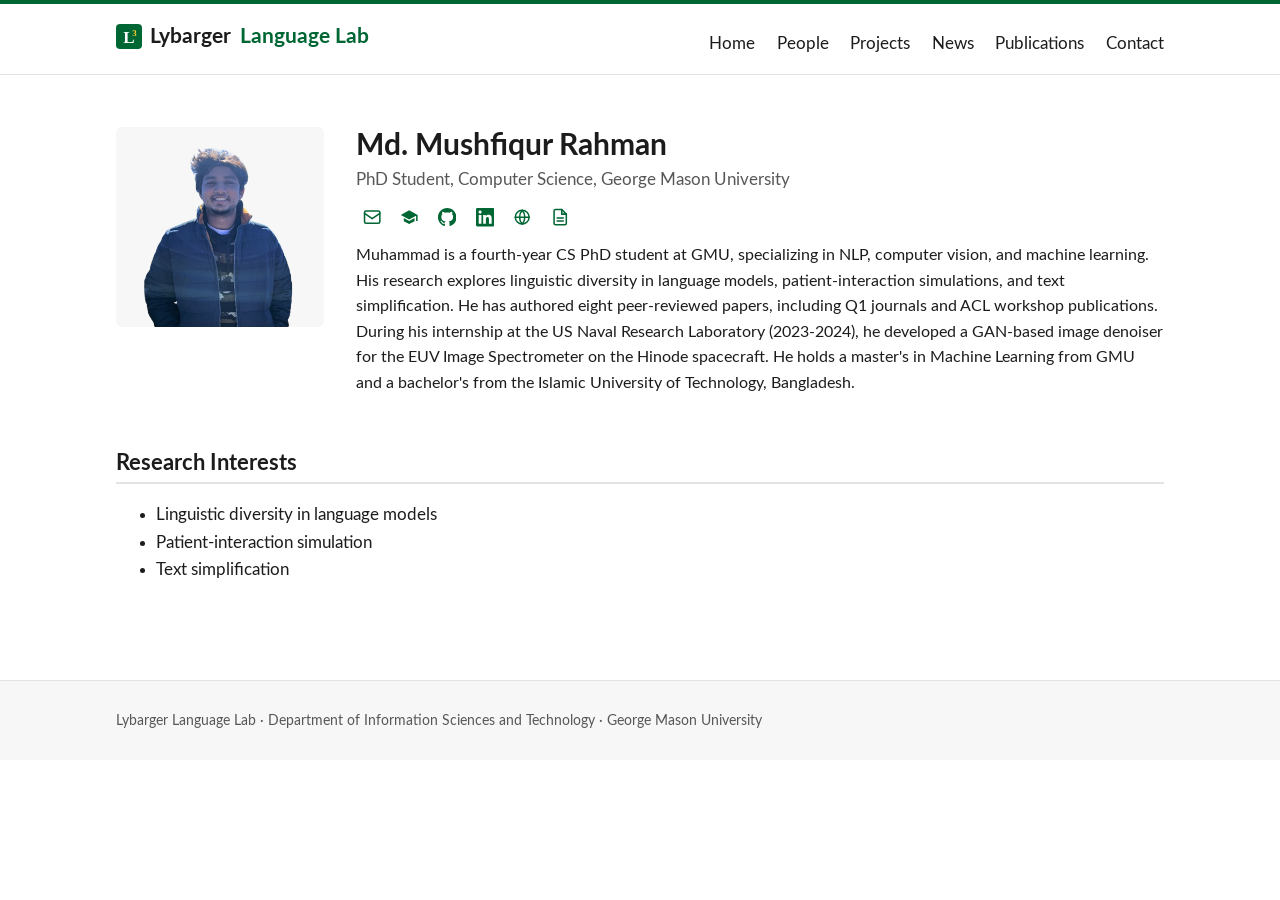
<file: site/mushfiqur-rahman.html>
<!DOCTYPE html>
<html lang="en">
<head>
<meta charset="utf-8">
<meta name="viewport" content="width=device-width, initial-scale=1">
<title>Md. Mushfiqur Rahman - Lybarger Language Lab</title>
<meta name="description" content="Md. Mushfiqur Rahman, PhD student in the Lybarger Language Lab at George Mason University: bio, research interests, and links.">
<meta property="og:site_name" content="Lybarger Language Lab">
<meta property="og:type" content="website">
<meta property="og:title" content="Md. Mushfiqur Rahman - Lybarger Language Lab">
<meta property="og:description" content="Md. Mushfiqur Rahman, PhD student in the Lybarger Language Lab at George Mason University: bio, research interests, and links.">
<meta property="og:url" content="https://www.lybargerlanguagelab.org/mushfiqur-rahman.html">
<meta property="og:image" content="https://www.lybargerlanguagelab.org/assets/images/social-card.png">
<meta property="og:image:alt" content="Lybarger Language Lab: natural language processing and AI for health, George Mason University">
<meta name="twitter:card" content="summary_large_image">
<link rel="canonical" href="https://www.lybargerlanguagelab.org/mushfiqur-rahman.html">
<link rel="icon" href="assets/images/favicon.svg" type="image/svg+xml">
<link rel="stylesheet" href="assets/css/styles.css">
<script type="application/ld+json">
{
  "@context": "https://schema.org",
  "@type": "Person",
  "name": "Md. Mushfiqur Rahman",
  "jobTitle": "PhD Student",
  "url": "https://www.lybargerlanguagelab.org/mushfiqur-rahman.html",
  "email": "mrahma45@gmu.edu",
  "worksFor": {"@type": "CollegeOrUniversity", "name": "George Mason University"},
  "sameAs": [
    "https://scholar.google.com/citations?user=-g03AyEAAAAJ&hl=en",
    "https://github.com/mushfiqur11",
    "https://www.linkedin.com/in/mushfiqur11/",
    "https://mushfiqur11.github.io/"
  ]
}
</script>
</head>
<body>
<a class="skip-link" href="#main">Skip to content</a>
<header class="site-header">
  <div class="wrap header-inner">
    <a class="brand" href="index.html"><img class="brand-mark" src="assets/images/favicon.svg" alt="">Lybarger <span>Language Lab</span></a>
    <nav aria-label="Main">
      <ul>
        <li><a href="index.html">Home</a></li>
        <li><a href="people.html">People</a></li>
        <li><a href="projects.html">Projects</a></li>
        <li><a href="news.html">News</a></li>
        <li><a href="publications.html">Publications</a></li>
        <li><a href="contact.html">Contact</a></li>
      </ul>
    </nav>
  </div>
</header>
<main id="main" class="wrap">

<div class="person-wide member-header">
  <img class="headshot" src="assets/images/mushfiqur-rahman.png" alt="Md. Mushfiqur Rahman" width="200" height="200">
  <div>
    <h1>Md. Mushfiqur Rahman</h1>
    <p class="role">PhD Student, Computer Science, George Mason University</p>
    <p class="link-row">
      <a class="icon-link" href="mailto:mrahma45@gmu.edu" aria-label="Email" title="Email"><svg viewBox="0 0 24 24" fill="none" stroke="currentColor" stroke-width="2" stroke-linecap="round" stroke-linejoin="round" aria-hidden="true"><rect x="2" y="4" width="20" height="16" rx="2"/><path d="M2 7l10 7L22 7"/></svg></a>
      <a class="icon-link" href="https://scholar.google.com/citations?user=-g03AyEAAAAJ&amp;hl=en" aria-label="Google Scholar" title="Google Scholar"><svg viewBox="0 0 24 24" fill="currentColor" aria-hidden="true"><path d="M12 3L1 9l11 6 9-4.91V17h2V9L12 3z"/><path d="M5 13.18v4L12 21l7-3.82v-4L12 17l-7-3.82z"/></svg></a>
      <a class="icon-link" href="https://github.com/mushfiqur11" aria-label="GitHub" title="GitHub"><svg viewBox="0 0 16 16" fill="currentColor" aria-hidden="true"><path d="M8 0C3.58 0 0 3.58 0 8c0 3.54 2.29 6.53 5.47 7.59.4.07.55-.17.55-.38 0-.19-.01-.82-.01-1.49-2.01.37-2.53-.49-2.69-.94-.09-.23-.48-.94-.82-1.13-.28-.15-.68-.52-.01-.53.63-.01 1.08.58 1.23.82.72 1.21 1.87.87 2.33.66.07-.52.28-.87.51-1.07-1.78-.2-3.64-.89-3.64-3.95 0-.87.31-1.59.82-2.15-.08-.2-.36-1.02.08-2.12 0 0 .67-.21 2.2.82.64-.18 1.32-.27 2-.27.68 0 1.36.09 2 .27 1.53-1.04 2.2-.82 2.2-.82.44 1.1.16 1.92.08 2.12.51.56.82 1.27.82 2.15 0 3.07-1.87 3.75-3.65 3.95.29.25.54.73.54 1.48 0 1.07-.01 1.93-.01 2.2 0 .21.15.46.55.38A8.01 8.01 0 0016 8c0-4.42-3.58-8-8-8z"/></svg></a>
      <a class="icon-link" href="https://www.linkedin.com/in/mushfiqur11/" aria-label="LinkedIn" title="LinkedIn"><svg viewBox="0 0 24 24" fill="currentColor" aria-hidden="true"><path d="M20.447 20.452h-3.554v-5.569c0-1.328-.027-3.037-1.852-3.037-1.853 0-2.136 1.445-2.136 2.939v5.667H9.351V9h3.414v1.561h.046c.477-.9 1.637-1.85 3.37-1.85 3.601 0 4.267 2.37 4.267 5.455v6.286zM5.337 7.433c-1.144 0-2.063-.926-2.063-2.065 0-1.138.92-2.063 2.063-2.063 1.14 0 2.064.925 2.064 2.063 0 1.139-.925 2.065-2.064 2.065zm1.782 13.019H3.555V9h3.564v11.452zM22.225 0H1.771C.792 0 0 .774 0 1.729v20.542C0 23.227.792 24 1.771 24h20.451C23.2 24 24 23.227 24 22.271V1.729C24 .774 23.2 0 22.225 0z"/></svg></a>
      <a class="icon-link" href="https://mushfiqur11.github.io/" aria-label="Website" title="Website"><svg viewBox="0 0 24 24" fill="none" stroke="currentColor" stroke-width="2" stroke-linecap="round" stroke-linejoin="round" aria-hidden="true"><circle cx="12" cy="12" r="9"/><path d="M3 12h18M12 3a13.5 13.5 0 010 18M12 3a13.5 13.5 0 000 18"/></svg></a>
      <a class="icon-link" href="assets/docs/mushfiqur-rahman-cv.pdf" aria-label="CV" title="CV"><svg viewBox="0 0 24 24" fill="none" stroke="currentColor" stroke-width="2" stroke-linecap="round" stroke-linejoin="round" aria-hidden="true"><path d="M14 2H6a2 2 0 00-2 2v16a2 2 0 002 2h12a2 2 0 002-2V8z"/><path d="M14 2v6h6M8 13h8M8 17h8"/></svg></a>
    </p>
    <p class="person-bio">Muhammad is a fourth-year CS PhD student at GMU, specializing in NLP, computer vision, and machine learning. His research explores linguistic diversity in language models, patient-interaction simulations, and text simplification. He has authored eight peer-reviewed papers, including Q1 journals and ACL workshop publications. During his internship at the US Naval Research Laboratory (2023-2024), he developed a GAN-based image denoiser for the EUV Image Spectrometer on the Hinode spacecraft. He holds a master's in Machine Learning from GMU and a bachelor's from the Islamic University of Technology, Bangladesh.</p>
  </div>
</div>

<h2>Research Interests</h2>
<ul>
  <li>Linguistic diversity in language models</li>
  <li>Patient-interaction simulation</li>
  <li>Text simplification</li>
</ul>

<!-- This page is yours. Add sections below as you like: Education, Selected
     Publications, Teaching, Talks, Projects, News. Use <h2> for section headings
     and plain HTML; keep the header, nav, and footer above and below unchanged so
     the page matches the rest of the site. Images go in assets/images/ (1000px
     max on the long side), PDFs in assets/docs/. See CONTRIBUTING.md. -->

</main>
<footer class="site-footer">
  <div class="wrap">
    <p>Lybarger Language Lab &middot; Department of Information Sciences and Technology &middot; George Mason University</p>
  </div>
</footer>
</body>
</html>
</file>
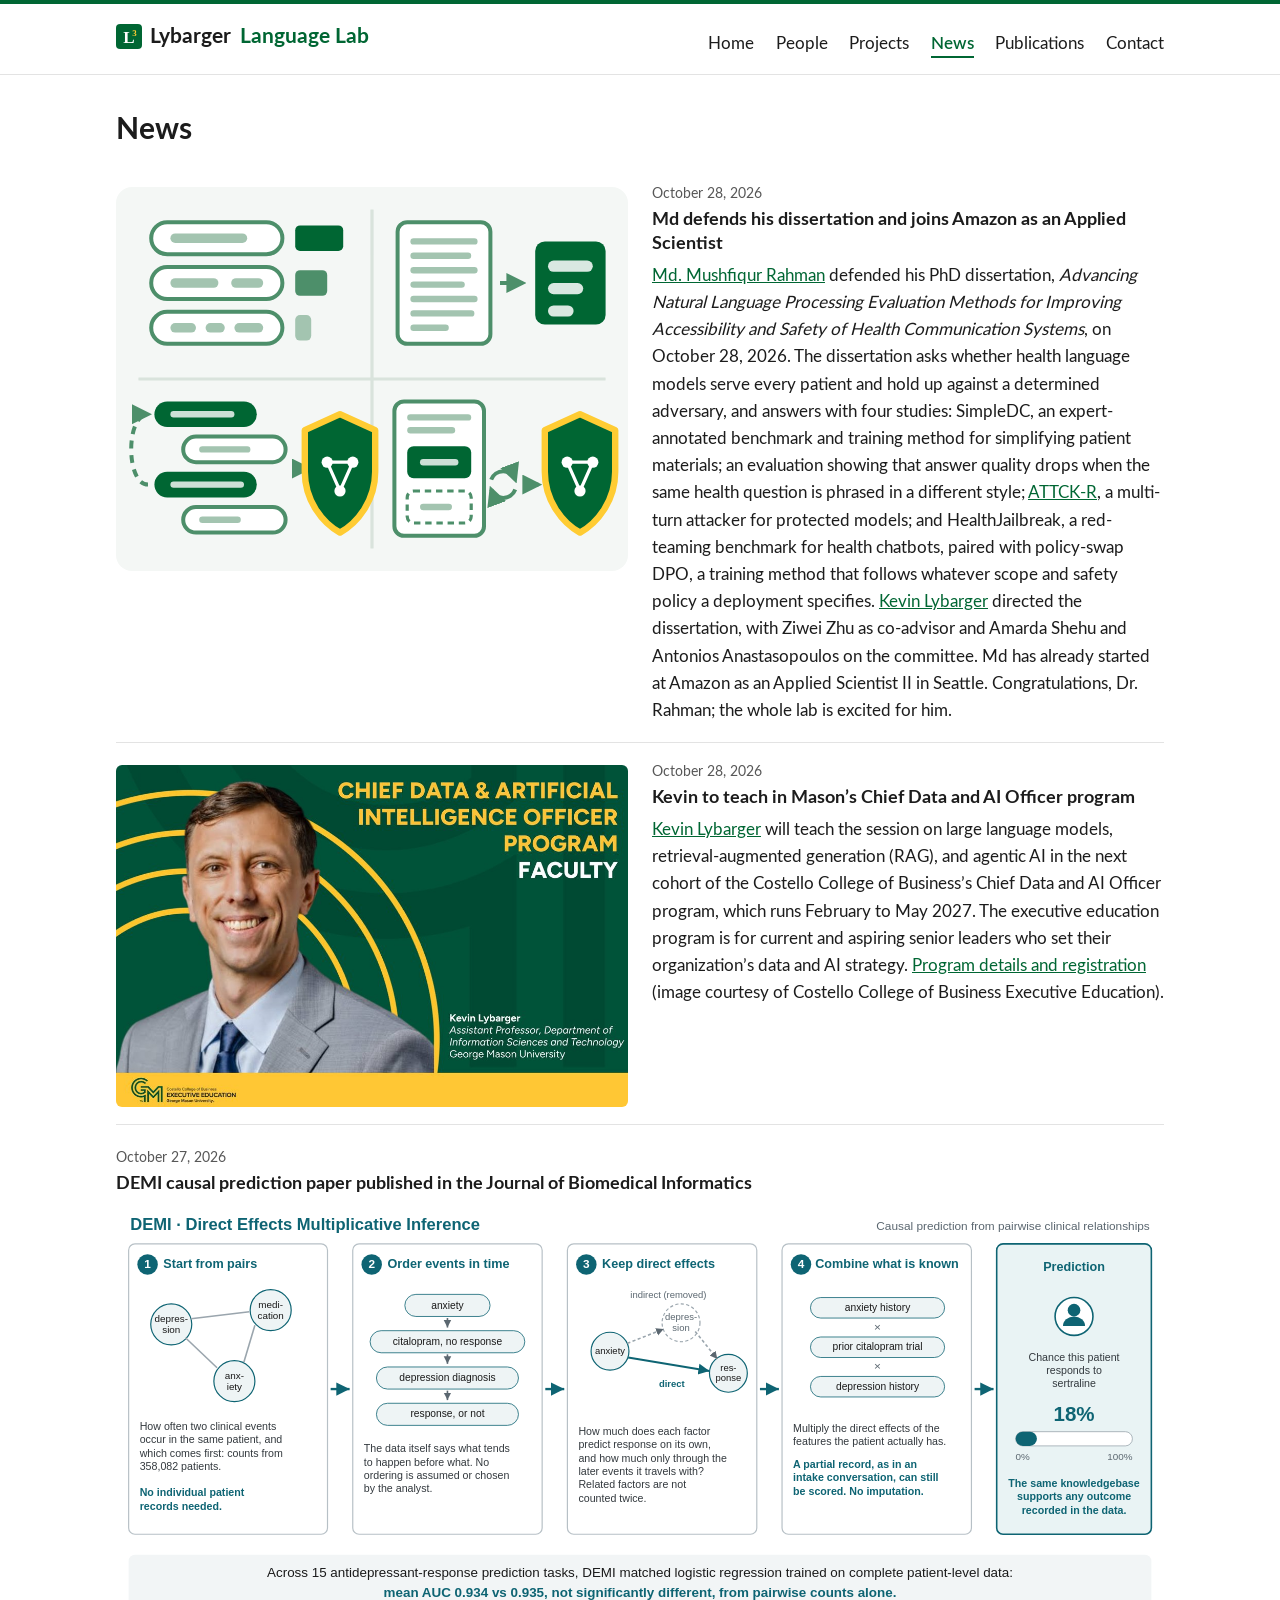
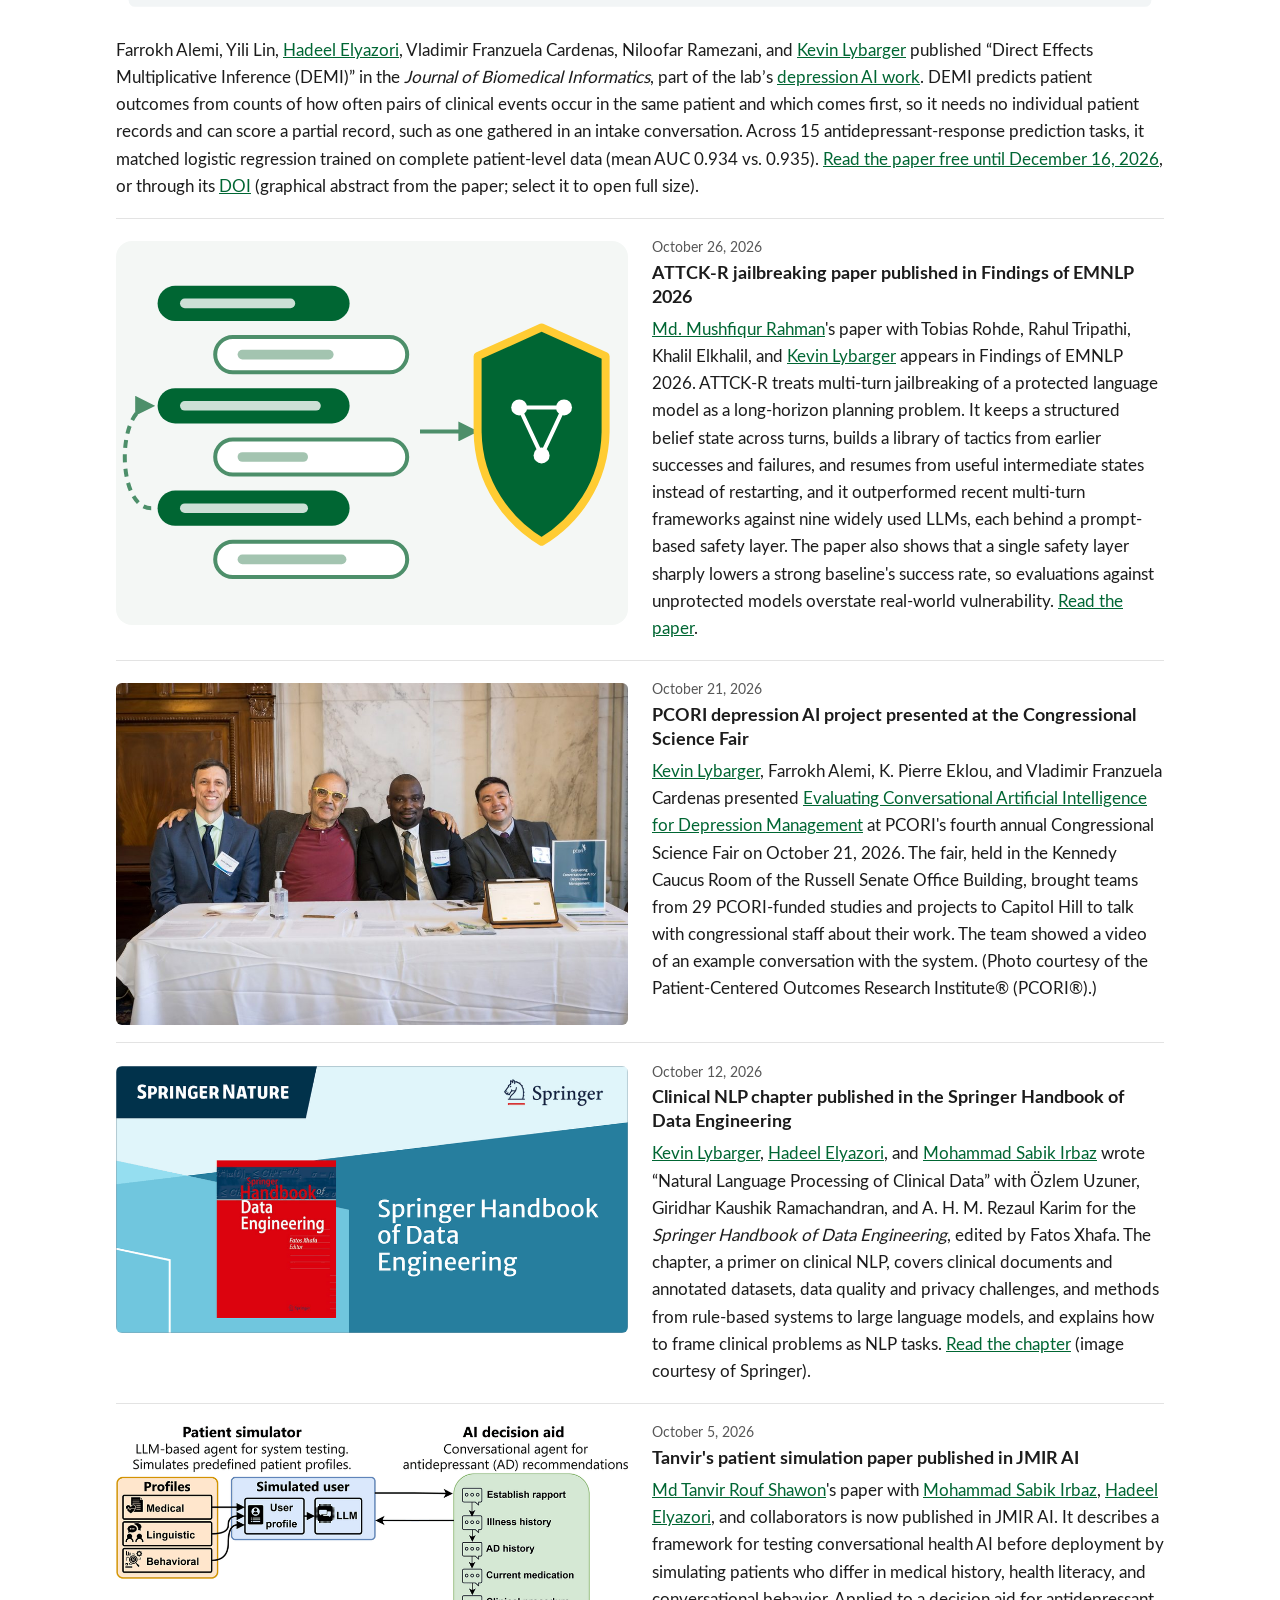
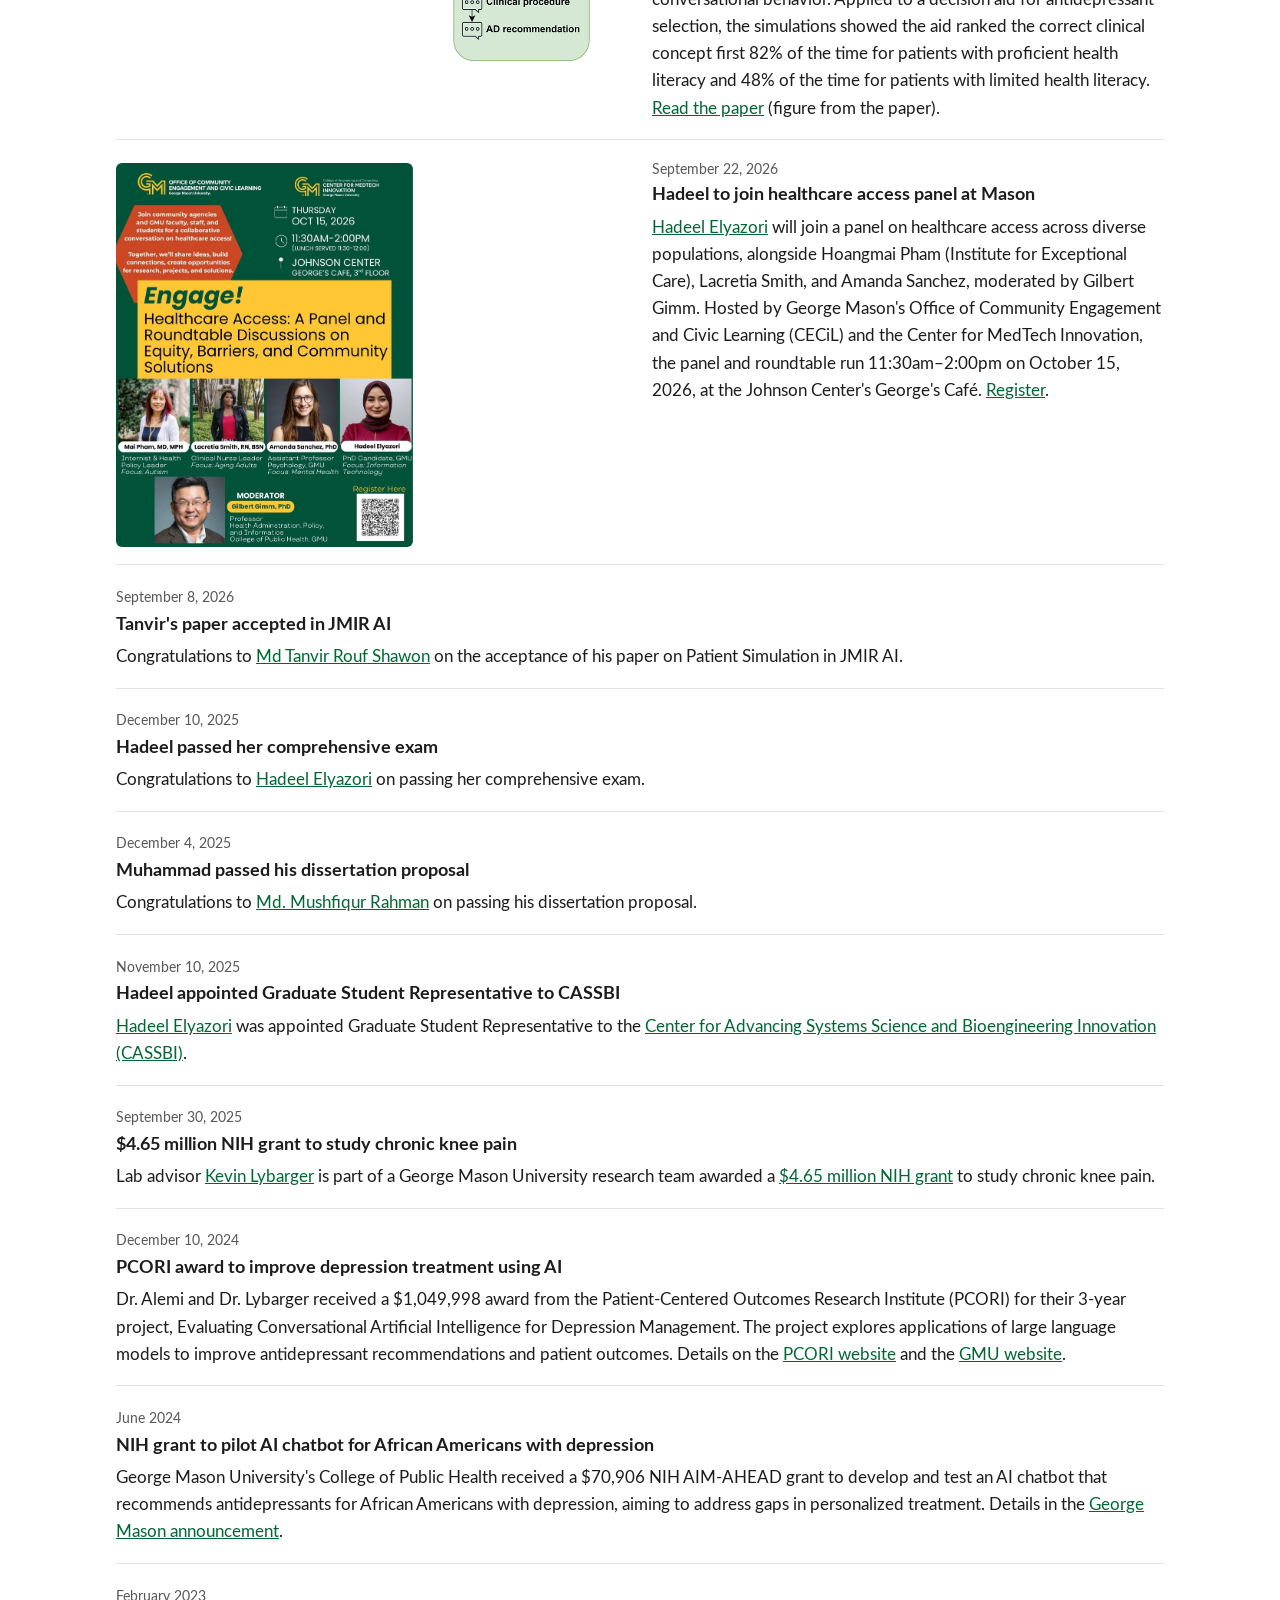
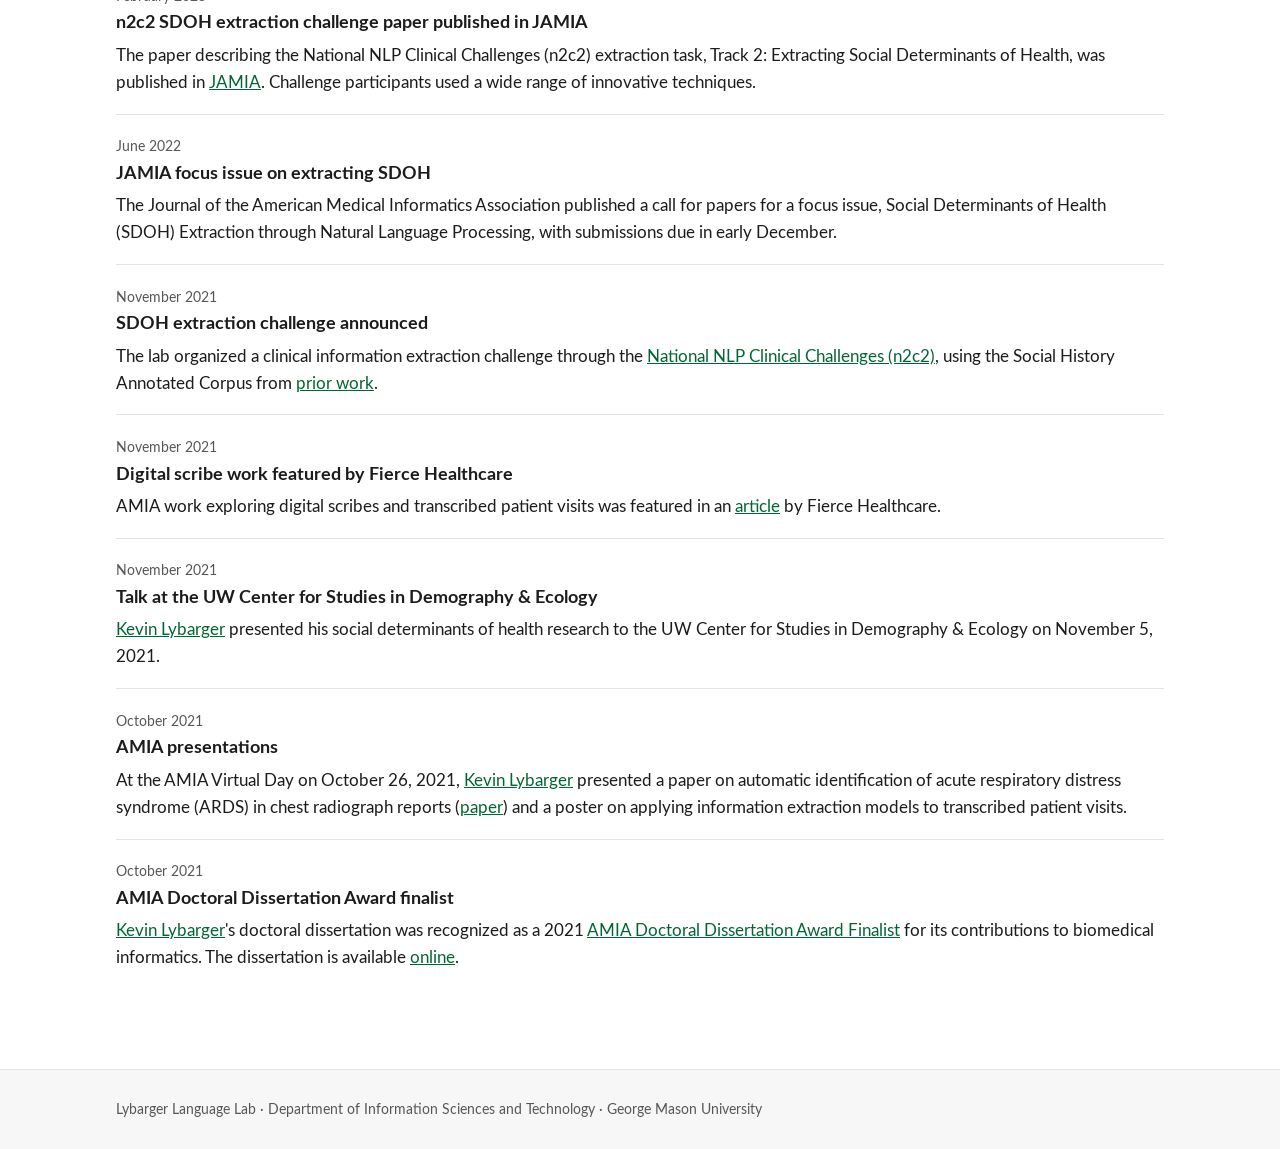
<file: site/news.html>
<!DOCTYPE html>
<html lang="en">
<head>
<meta charset="utf-8">
<meta name="viewport" content="width=device-width, initial-scale=1">
<title>News - Lybarger Language Lab</title>
<meta name="description" content="News from the Lybarger Language Lab at George Mason University: grants, publications, milestones, and presentations.">
<meta property="og:site_name" content="Lybarger Language Lab">
<meta property="og:type" content="website">
<meta property="og:title" content="News - Lybarger Language Lab">
<meta property="og:description" content="News from the Lybarger Language Lab at George Mason University: grants, publications, milestones, and presentations.">
<meta property="og:url" content="https://www.lybargerlanguagelab.org/news.html">
<meta property="og:image" content="https://www.lybargerlanguagelab.org/assets/images/social-card.png">
<meta property="og:image:alt" content="Lybarger Language Lab: natural language processing and AI for health, George Mason University">
<meta name="twitter:card" content="summary_large_image">
<link rel="canonical" href="https://www.lybargerlanguagelab.org/news.html">
<link rel="icon" href="assets/images/favicon.svg" type="image/svg+xml">
<link rel="stylesheet" href="assets/css/styles.css">
</head>
<body>
<a class="skip-link" href="#main">Skip to content</a>
<header class="site-header">
  <div class="wrap header-inner">
    <a class="brand" href="index.html"><img class="brand-mark" src="assets/images/favicon.svg" alt="">Lybarger <span>Language Lab</span></a>
    <nav aria-label="Main">
      <ul>
        <li><a href="index.html">Home</a></li>
        <li><a href="people.html">People</a></li>
        <li><a href="projects.html">Projects</a></li>
        <li><a href="news.html" aria-current="page">News</a></li>
        <li><a href="publications.html">Publications</a></li>
        <li><a href="contact.html">Contact</a></li>
      </ul>
    </nav>
  </div>
</header>
<main id="main" class="wrap">

<h1>News</h1>

<article class="news-item news-side" id="2026-10-28-md-dissertation-defense">
  <time datetime="2026-10-28">October 28, 2026</time>
  <h2>Md defends his dissertation and joins Amazon as an Applied Scientist</h2>
  <img class="news-figure" src="assets/images/md-dissertation-defense.svg" alt="Illustration in four panels: one question phrased three ways with a shrinking quality bar beside each; dense text becoming plain text; a multi-turn attack thread looping back on itself and reaching a gold-rimmed shield; and a prompt card whose policy block swaps, feeding the same shield." width="640" height="480">
  <p><a href="mushfiqur-rahman.html">Md. Mushfiqur Rahman</a> defended his PhD dissertation, <em>Advancing Natural Language Processing Evaluation Methods for Improving Accessibility and Safety of Health Communication Systems</em>, on October 28, 2026. The dissertation asks whether health language models serve every patient and hold up against a determined adversary, and answers with four studies: SimpleDC, an expert-annotated benchmark and training method for simplifying patient materials; an evaluation showing that answer quality drops when the same health question is phrased in a different style; <a href="#2026-10-26-attckr-findings-emnlp">ATTCK-R</a>, a multi-turn attacker for protected models; and HealthJailbreak, a red-teaming benchmark for health chatbots, paired with policy-swap DPO, a training method that follows whatever scope and safety policy a deployment specifies. <a href="kevin-lybarger.html">Kevin Lybarger</a> directed the dissertation, with Ziwei Zhu as co-advisor and Amarda Shehu and Antonios Anastasopoulos on the committee. Md has already started at Amazon as an Applied Scientist II in Seattle. Congratulations, Dr. Rahman; the whole lab is excited for him.</p>
</article>
<article class="news-item news-side" id="2026-10-28-costello-cdaio-faculty">
  <time datetime="2026-10-28">October 28, 2026</time>
  <h2>Kevin to teach in Mason&rsquo;s Chief Data and AI Officer program</h2>
  <img class="news-figure" src="assets/images/costello-cdaio-faculty-2027.jpg" alt="Promotional card from Costello College of Business Executive Education: a headshot of Kevin Lybarger on a green background, with the words Chief Data &amp; Artificial Intelligence Officer Program Faculty and his title, Assistant Professor, Department of Information Sciences and Technology, George Mason University." width="1000" height="667">
  <p><a href="kevin-lybarger.html">Kevin Lybarger</a> will teach the session on large language models, retrieval-augmented generation (RAG), and agentic AI in the next cohort of the Costello College of Business&rsquo;s Chief Data and AI Officer program, which runs February to May 2027. The executive education program is for current and aspiring senior leaders who set their organization&rsquo;s data and AI strategy. <a href="https://business.gmu.edu/chief-data-and-ai-officer">Program details and registration</a> (image courtesy of Costello College of Business Executive Education).</p>
</article>

<article class="news-item" id="2026-10-27-demi-jbi-published">
  <time datetime="2026-10-27">October 27, 2026</time>
  <h2>DEMI causal prediction paper published in the Journal of Biomedical Informatics</h2>
  <a class="news-figure-link" href="assets/images/demi-graphical-abstract.svg"><img class="news-figure news-figure-wide" src="assets/images/demi-graphical-abstract.svg" alt="Graphical abstract from the paper, in five steps. One, start from pairs: counts of how often two clinical events occur in the same patient, and which comes first, from 358,082 patients, with no individual patient records needed. Two, order events in time, as the data shows them. Three, keep each factor&rsquo;s direct effect on the outcome and remove effects that pass through later events. Four, multiply the direct effects of the features a patient has, so a partial record can still be scored. Five, a prediction, for example an 18% chance that a patient responds to sertraline. Footer: across 15 antidepressant-response prediction tasks, DEMI matched logistic regression trained on complete patient-level data, mean AUC 0.934 vs. 0.935." width="1328" height="531"></a>
  <p>Farrokh Alemi, Yili Lin, <a href="hadeel-elyazori.html">Hadeel Elyazori</a>, Vladimir Franzuela Cardenas, Niloofar Ramezani, and <a href="kevin-lybarger.html">Kevin Lybarger</a> published &ldquo;Direct Effects Multiplicative Inference (DEMI)&rdquo; in the <em>Journal of Biomedical Informatics</em>, part of the lab&rsquo;s <a href="projects.html#depression-ai">depression AI work</a>. DEMI predicts patient outcomes from counts of how often pairs of clinical events occur in the same patient and which comes first, so it needs no individual patient records and can score a partial record, such as one gathered in an intake conversation. Across 15 antidepressant-response prediction tasks, it matched logistic regression trained on complete patient-level data (mean AUC 0.934 vs. 0.935). <a href="https://authors.elsevier.com/c/1o0205SMDR04-E">Read the paper free until December 16, 2026</a>, or through its <a href="https://doi.org/10.1016/j.jbi.2026.105111">DOI</a> (graphical abstract from the paper; select it to open full size).</p>
</article>

<article class="news-item news-side" id="2026-10-26-attckr-findings-emnlp">
  <time datetime="2026-10-26">October 26, 2026</time>
  <h2>ATTCK-R jailbreaking paper published in Findings of EMNLP 2026</h2>
  <img class="news-figure" src="assets/images/attckr-long-horizon-jailbreaking.svg" alt="Illustration: a six-turn conversation thread, a dashed arrow looping a late turn back to an earlier one, and an arrow into a gold-rimmed shield around a small network." width="640" height="480">
  <p><a href="mushfiqur-rahman.html">Md. Mushfiqur Rahman</a>'s paper with Tobias Rohde, Rahul Tripathi, Khalil Elkhalil, and <a href="kevin-lybarger.html">Kevin Lybarger</a> appears in Findings of EMNLP 2026. ATTCK-R treats multi-turn jailbreaking of a protected language model as a long-horizon planning problem. It keeps a structured belief state across turns, builds a library of tactics from earlier successes and failures, and resumes from useful intermediate states instead of restarting, and it outperformed recent multi-turn frameworks against nine widely used LLMs, each behind a prompt-based safety layer. The paper also shows that a single safety layer sharply lowers a strong baseline's success rate, so evaluations against unprotected models overstate real-world vulnerability. <a href="https://aclanthology.org/2026.findings-emnlp.2296/">Read the paper</a>.</p>
</article>

<article class="news-item news-side" id="2026-10-21-pcori-congressional-science-fair">
  <time datetime="2026-10-21">October 21, 2026</time>
  <h2>PCORI depression AI project presented at the Congressional Science Fair</h2>
  <img class="news-figure" src="assets/images/pcori-science-fair-2026.jpg" alt="Kevin Lybarger, Farrokh Alemi, K. Pierre Eklou, and Vladimir Franzuela Cardenas seated behind a table with a white tablecloth in a marble-walled room. The table holds handouts, a tablet, and a PCORI sign reading Evaluating Conversational AI for Depression Management." width="1000" height="667">
  <p><a href="kevin-lybarger.html">Kevin Lybarger</a>, Farrokh Alemi, K. Pierre Eklou, and Vladimir Franzuela Cardenas presented <a href="projects.html#depression-ai">Evaluating Conversational Artificial Intelligence for Depression Management</a> at PCORI's fourth annual Congressional Science Fair on October 21, 2026. The fair, held in the Kennedy Caucus Room of the Russell Senate Office Building, brought teams from 29 PCORI-funded studies and projects to Capitol Hill to talk with congressional staff about their work. The team showed a video of an example conversation with the system. (Photo courtesy of the Patient-Centered Outcomes Research Institute&reg; (PCORI&reg;).)</p>
</article>

<article class="news-item news-side" id="2026-10-12-springer-clinical-nlp-chapter">
  <time datetime="2026-10-12">October 12, 2026</time>
  <h2>Clinical NLP chapter published in the Springer Handbook of Data Engineering</h2>
  <img class="news-figure" src="assets/images/springer-handbook-data-engineering.png" alt="Springer promotional card showing the red cover of the Springer Handbook of Data Engineering, edited by Fatos Xhafa, beside the book's title." width="1000" height="523">
  <p><a href="kevin-lybarger.html">Kevin Lybarger</a>, <a href="hadeel-elyazori.html">Hadeel Elyazori</a>, and <a href="sabik-irbaz.html">Mohammad Sabik Irbaz</a> wrote &ldquo;Natural Language Processing of Clinical Data&rdquo; with &Ouml;zlem Uzuner, Giridhar Kaushik Ramachandran, and A. H. M. Rezaul Karim for the <em>Springer Handbook of Data Engineering</em>, edited by Fatos Xhafa. The chapter, a primer on clinical NLP, covers clinical documents and annotated datasets, data quality and privacy challenges, and methods from rule-based systems to large language models, and explains how to frame clinical problems as NLP tasks. <a href="https://link.springer.com/chapter/10.1007/978-3-031-92372-2_20">Read the chapter</a> (image courtesy of Springer).</p>
</article>

<article class="news-item news-side" id="2026-10-05-tanvir-jmir-ai-published">
  <time datetime="2026-10-05">October 5, 2026</time>
  <h2>Tanvir's patient simulation paper published in JMIR AI</h2>
  <img class="news-figure" src="assets/images/tanvir-patient-simulator.png" alt="Diagram from the paper. On the left, a patient simulator combines medical, linguistic, and behavioral profiles into a simulated user driven by a large language model. On the right, an AI decision aid for antidepressant recommendations steps through rapport, illness history, antidepressant history, current medication, clinical procedure, and a recommendation. Arrows show the two exchanging conversation turns." width="1000" height="459">
  <p><a href="tanvir-shawon.html">Md Tanvir Rouf Shawon</a>'s paper with <a href="sabik-irbaz.html">Mohammad Sabik Irbaz</a>, <a href="hadeel-elyazori.html">Hadeel Elyazori</a>, and collaborators is now published in JMIR AI. It describes a framework for testing conversational health AI before deployment by simulating patients who differ in medical history, health literacy, and conversational behavior. Applied to a decision aid for antidepressant selection, the simulations showed the aid ranked the correct clinical concept first 82% of the time for patients with proficient health literacy and 48% of the time for patients with limited health literacy. <a href="https://doi.org/10.2196/100772">Read the paper</a> (figure from the paper).</p>
</article>

<article class="news-item news-side" id="2026-09-22-hadeel-healthcare-access-panel">
  <time datetime="2026-09-22">September 22, 2026</time>
  <h2>Hadeel to join healthcare access panel at Mason</h2>
  <img class="news-figure" src="assets/images/hadeel-healthcare-panel.jpg" alt="Event flyer: Engage! Healthcare Access: A Panel and Roundtable Discussions on Equity, Barriers, and Community Solutions. Thursday, October 15, 2026, 11:30am-2:00pm, Johnson Center, George's Cafe, 3rd floor. Panelists Mai Pham, Lacretia Smith, Amanda Sanchez, and Hadeel Elyazori, moderated by Gilbert Gimm." width="773" height="1000">
  <p><a href="hadeel-elyazori.html">Hadeel Elyazori</a> will join a panel on healthcare access across diverse populations, alongside Hoangmai Pham (Institute for Exceptional Care), Lacretia Smith, and Amanda Sanchez, moderated by Gilbert Gimm. Hosted by George Mason's Office of Community Engagement and Civic Learning (CECiL) and the Center for MedTech Innovation, the panel and roundtable run 11:30am&ndash;2:00pm on October 15, 2026, at the Johnson Center's George's Caf&eacute;. <a href="https://forms.cloud.microsoft/Pages/ResponsePage.aspx?id=VXKFnlffR0ygwAVGRgOAyxlVsZu5UJVNsqLbT5OWWNJUN0VVSlk5VkI5Q0s5NU1ZQzc3OTNVVkw3Sy4u">Register</a>.</p>
</article>

<article class="news-item" id="2026-09-08-JMIR-AI-Simulation-Paper">
  <time datetime="2026-09-08">September 8, 2026</time>
  <h2>Tanvir's paper accepted in JMIR AI</h2>
  <p>Congratulations to <a href="tanvir-shawon.html">Md Tanvir Rouf Shawon</a> on the acceptance of his paper on Patient Simulation in JMIR AI.</p>
</article>

<article class="news-item" id="2025-12-10-hadeel-comprehensive-exam">
  <time datetime="2025-12-10">December 10, 2025</time>
  <h2>Hadeel passed her comprehensive exam</h2>
  <p>Congratulations to <a href="hadeel-elyazori.html">Hadeel Elyazori</a> on passing her comprehensive exam.</p>
</article>

<article class="news-item" id="2025-12-04-mushfiqur-dissertation-proposal">
  <time datetime="2025-12-04">December 4, 2025</time>
  <h2>Muhammad passed his dissertation proposal</h2>
  <p>Congratulations to <a href="mushfiqur-rahman.html">Md. Mushfiqur Rahman</a> on passing his dissertation proposal.</p>
</article>

<article class="news-item" id="2025-11-10-hadeel-cassbi-representative">
  <time datetime="2025-11-10">November 10, 2025</time>
  <h2>Hadeel appointed Graduate Student Representative to CASSBI</h2>
  <p><a href="hadeel-elyazori.html">Hadeel Elyazori</a> was appointed Graduate Student Representative to the <a href="https://cassbi.gmu.edu/">Center for Advancing Systems Science and Bioengineering Innovation (CASSBI)</a>.</p>
</article>

<article class="news-item" id="2025-09-30-nih-chronic-knee-pain">
  <time datetime="2025-09-30">September 30, 2025</time>
  <h2>$4.65 million NIH grant to study chronic knee pain</h2>
  <p>Lab advisor <a href="kevin-lybarger.html">Kevin Lybarger</a> is part of a George Mason University research team awarded a <a href="https://www.gmu.edu/news/2025-09/george-mason-researchers-awarded-465-million-nih-grant-explore-chronic-knee-pain">$4.65 million NIH grant</a> to study chronic knee pain.</p>
</article>

<article class="news-item" id="2024-12-10-pcori-depression-award">
  <time datetime="2024-12-10">December 10, 2024</time>
  <h2>PCORI award to improve depression treatment using AI</h2>
  <p>Dr. Alemi and Dr. Lybarger received a $1,049,998 award from the Patient-Centered Outcomes Research Institute (PCORI) for their 3-year project, Evaluating Conversational Artificial Intelligence for Depression Management. The project explores applications of large language models to improve antidepressant recommendations and patient outcomes. Details on the <a href="https://www.pcori.org/research-results/2024/training-large-language-models">PCORI website</a> and the <a href="https://www.gmu.edu/news/2024-12/interprofessional-george-mason-researchers-awarded-more-1-million-improve-outcomes">GMU website</a>.</p>
</article>

<article class="news-item" id="2024-06-nih-aim-ahead-chatbot">
  <time datetime="2024-06">June 2024</time>
  <h2>NIH grant to pilot AI chatbot for African Americans with depression</h2>
  <p>George Mason University's College of Public Health received a $70,906 NIH AIM-AHEAD grant to develop and test an AI chatbot that recommends antidepressants for African Americans with depression, aiming to address gaps in personalized treatment. Details in the <a href="https://www.gmu.edu/news/2024-06/college-public-health-receives-nih-grant-pilot-ai-chatbot-african-americans-depression">George Mason announcement</a>.</p>
</article>

<article class="news-item" id="2023-02-n2c2-sdoh-jamia-paper">
  <time datetime="2023-02">February 2023</time>
  <h2>n2c2 SDOH extraction challenge paper published in JAMIA</h2>
  <p>The paper describing the National NLP Clinical Challenges (n2c2) extraction task, Track 2: Extracting Social Determinants of Health, was published in <a href="https://doi.org/10.1093/jamia/ocad012">JAMIA</a>. Challenge participants used a wide range of innovative techniques.</p>
</article>

<article class="news-item" id="2022-06-jamia-sdoh-focus-issue">
  <time datetime="2022-06">June 2022</time>
  <h2>JAMIA focus issue on extracting SDOH</h2>
  <p>The Journal of the American Medical Informatics Association published a call for papers for a focus issue, Social Determinants of Health (SDOH) Extraction through Natural Language Processing, with submissions due in early December.</p>
</article>

<article class="news-item" id="2021-11-09-sdoh-challenge-announced">
  <time datetime="2021-11-09">November 2021</time>
  <h2>SDOH extraction challenge announced</h2>
  <p>The lab organized a clinical information extraction challenge through the <a href="https://n2c2.dbmi.hms.harvard.edu/2022-challenge">National NLP Clinical Challenges (n2c2)</a>, using the Social History Annotated Corpus from <a href="https://doi.org/10.1016/j.jbi.2020.103631">prior work</a>.</p>
</article>

<article class="news-item" id="2021-11-04-digital-scribe-fierce-healthcare">
  <time datetime="2021-11-04">November 2021</time>
  <h2>Digital scribe work featured by Fierce Healthcare</h2>
  <p>AMIA work exploring digital scribes and transcribed patient visits was featured in an <a href="https://www.fiercehealthcare.com/tech/amia-symposium-how-technology-affects-patients-and-providers">article</a> by Fierce Healthcare.</p>
</article>

<article class="news-item" id="2021-11-01-uw-csde-talk">
  <time datetime="2021-11-01">November 2021</time>
  <h2>Talk at the UW Center for Studies in Demography &amp; Ecology</h2>
  <p><a href="kevin-lybarger.html">Kevin Lybarger</a> presented his social determinants of health research to the UW Center for Studies in Demography &amp; Ecology on November 5, 2021.</p>
</article>

<article class="news-item" id="2021-10-20-amia-presentations">
  <time datetime="2021-10-20">October 2021</time>
  <h2>AMIA presentations</h2>
  <p>At the AMIA Virtual Day on October 26, 2021, <a href="kevin-lybarger.html">Kevin Lybarger</a> presented a paper on automatic identification of acute respiratory distress syndrome (ARDS) in chest radiograph reports (<a href="https://arxiv.org/abs/2103.06352">paper</a>) and a poster on applying information extraction models to transcribed patient visits.</p>
</article>

<article class="news-item" id="2021-10-amia-dissertation-award-finalist">
  <time datetime="2021-10">October 2021</time>
  <h2>AMIA Doctoral Dissertation Award finalist</h2>
  <p><a href="kevin-lybarger.html">Kevin Lybarger</a>'s doctoral dissertation was recognized as a 2021 <a href="https://amia.org/about-amia/amia-awards/research-awards/amia-doctoral-dissertation-award">AMIA Doctoral Dissertation Award Finalist</a> for its contributions to biomedical informatics. The dissertation is available <a href="https://digital.lib.washington.edu/researchworks/handle/1773/46344">online</a>.</p>
</article>

</main>
<footer class="site-footer">
  <div class="wrap">
    <p>Lybarger Language Lab &middot; Department of Information Sciences and Technology &middot; George Mason University</p>
  </div>
</footer>
</body>
</html>
</file>
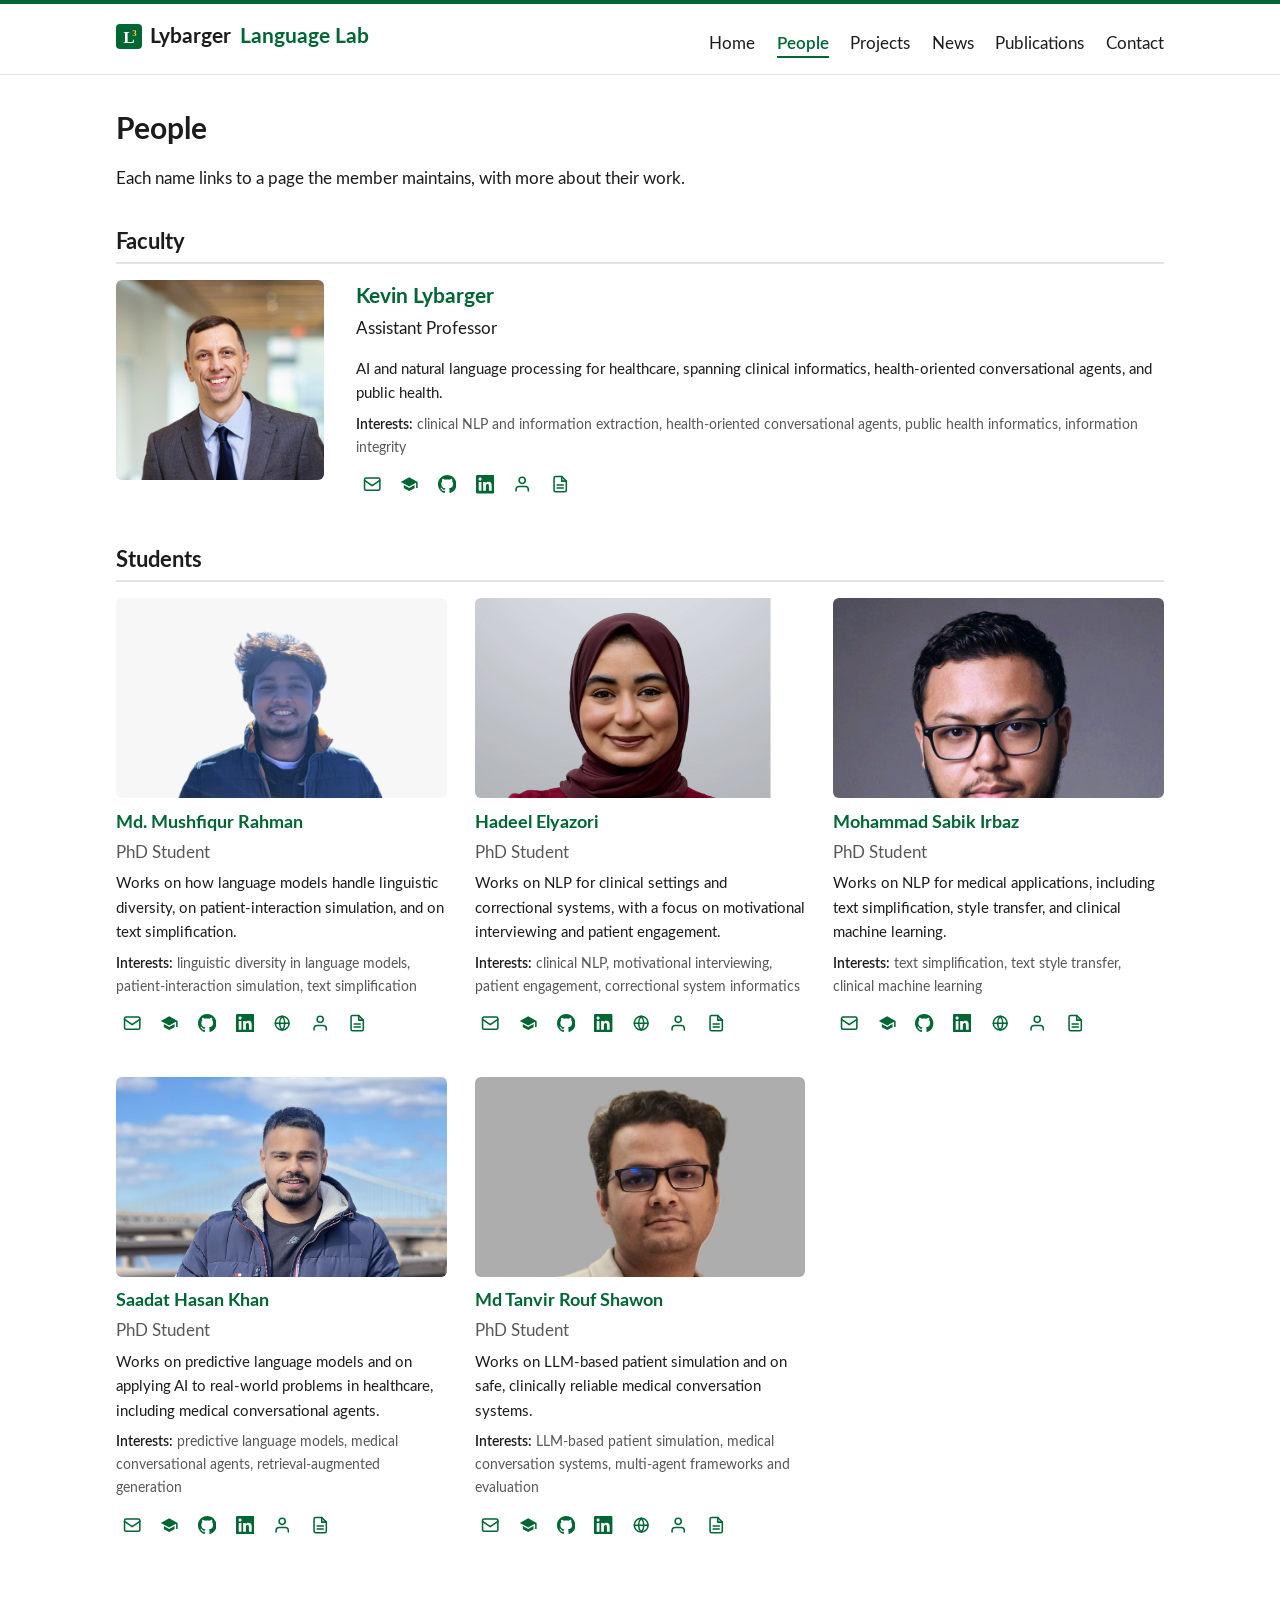
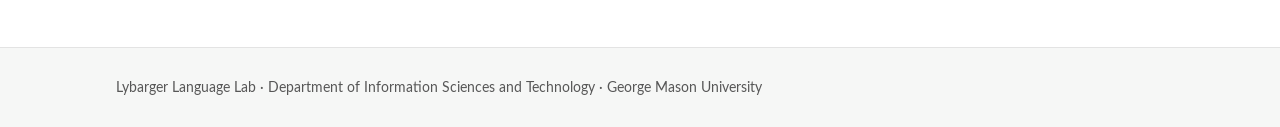
<file: site/people.html>
<!DOCTYPE html>
<html lang="en">
<head>
<meta charset="utf-8">
<meta name="viewport" content="width=device-width, initial-scale=1">
<title>People - Lybarger Language Lab</title>
<meta name="description" content="Faculty and PhD students of the Lybarger Language Lab at George Mason University.">
<meta property="og:site_name" content="Lybarger Language Lab">
<meta property="og:type" content="website">
<meta property="og:title" content="People - Lybarger Language Lab">
<meta property="og:description" content="Faculty and PhD students of the Lybarger Language Lab at George Mason University.">
<meta property="og:url" content="https://www.lybargerlanguagelab.org/people.html">
<meta property="og:image" content="https://www.lybargerlanguagelab.org/assets/images/social-card.png">
<meta property="og:image:alt" content="Lybarger Language Lab: natural language processing and AI for health, George Mason University">
<meta name="twitter:card" content="summary_large_image">
<link rel="canonical" href="https://www.lybargerlanguagelab.org/people.html">
<link rel="icon" href="assets/images/favicon.svg" type="image/svg+xml">
<link rel="stylesheet" href="assets/css/styles.css">
</head>
<body>
<a class="skip-link" href="#main">Skip to content</a>
<header class="site-header">
  <div class="wrap header-inner">
    <a class="brand" href="index.html"><img class="brand-mark" src="assets/images/favicon.svg" alt="">Lybarger <span>Language Lab</span></a>
    <nav aria-label="Main">
      <ul>
        <li><a href="index.html">Home</a></li>
        <li><a href="people.html" aria-current="page">People</a></li>
        <li><a href="projects.html">Projects</a></li>
        <li><a href="news.html">News</a></li>
        <li><a href="publications.html">Publications</a></li>
        <li><a href="contact.html">Contact</a></li>
      </ul>
    </nav>
  </div>
</header>
<main id="main" class="wrap">

<h1>People</h1>
<p>Each name links to a page the member maintains, with more about their work.</p>

<h2>Faculty</h2>
<div class="person-wide" id="kevin-lybarger">
  <a class="card-link" href="kevin-lybarger.html" tabindex="-1" aria-hidden="true"><img class="headshot" src="assets/images/kevin-lybarger.jpg" alt="" width="200" height="200"></a>
  <div>
    <h3><a class="card-link" href="kevin-lybarger.html">Kevin Lybarger</a></h3>
    <p class="role">Assistant Professor</p>
    <p class="person-teaser">AI and natural language processing for healthcare, spanning clinical informatics, health-oriented conversational agents, and public health.</p>
    <p class="interests"><strong>Interests:</strong> clinical NLP and information extraction, health-oriented conversational agents, public health informatics, information integrity</p>
    <p class="link-row">
      <a class="icon-link" href="mailto:klybarge@gmu.edu" aria-label="Email" title="Email"><svg viewBox="0 0 24 24" fill="none" stroke="currentColor" stroke-width="2" stroke-linecap="round" stroke-linejoin="round" aria-hidden="true"><rect x="2" y="4" width="20" height="16" rx="2"/><path d="M2 7l10 7L22 7"/></svg></a>
      <a class="icon-link" href="https://scholar.google.com/citations?user=vUJmY_IAAAAJ&amp;hl=en" aria-label="Google Scholar" title="Google Scholar"><svg viewBox="0 0 24 24" fill="currentColor" aria-hidden="true"><path d="M12 3L1 9l11 6 9-4.91V17h2V9L12 3z"/><path d="M5 13.18v4L12 21l7-3.82v-4L12 17l-7-3.82z"/></svg></a>
      <a class="icon-link" href="https://github.com/Lybarger" aria-label="GitHub" title="GitHub"><svg viewBox="0 0 16 16" fill="currentColor" aria-hidden="true"><path d="M8 0C3.58 0 0 3.58 0 8c0 3.54 2.29 6.53 5.47 7.59.4.07.55-.17.55-.38 0-.19-.01-.82-.01-1.49-2.01.37-2.53-.49-2.69-.94-.09-.23-.48-.94-.82-1.13-.28-.15-.68-.52-.01-.53.63-.01 1.08.58 1.23.82.72 1.21 1.87.87 2.33.66.07-.52.28-.87.51-1.07-1.78-.2-3.64-.89-3.64-3.95 0-.87.31-1.59.82-2.15-.08-.2-.36-1.02.08-2.12 0 0 .67-.21 2.2.82.64-.18 1.32-.27 2-.27.68 0 1.36.09 2 .27 1.53-1.04 2.2-.82 2.2-.82.44 1.1.16 1.92.08 2.12.51.56.82 1.27.82 2.15 0 3.07-1.87 3.75-3.65 3.95.29.25.54.73.54 1.48 0 1.07-.01 1.93-.01 2.2 0 .21.15.46.55.38A8.01 8.01 0 0016 8c0-4.42-3.58-8-8-8z"/></svg></a>
      <a class="icon-link" href="https://www.linkedin.com/in/kevin-lybarger/" aria-label="LinkedIn" title="LinkedIn"><svg viewBox="0 0 24 24" fill="currentColor" aria-hidden="true"><path d="M20.447 20.452h-3.554v-5.569c0-1.328-.027-3.037-1.852-3.037-1.853 0-2.136 1.445-2.136 2.939v5.667H9.351V9h3.414v1.561h.046c.477-.9 1.637-1.85 3.37-1.85 3.601 0 4.267 2.37 4.267 5.455v6.286zM5.337 7.433c-1.144 0-2.063-.926-2.063-2.065 0-1.138.92-2.063 2.063-2.063 1.14 0 2.064.925 2.064 2.063 0 1.139-.925 2.065-2.064 2.065zm1.782 13.019H3.555V9h3.564v11.452zM22.225 0H1.771C.792 0 0 .774 0 1.729v20.542C0 23.227.792 24 1.771 24h20.451C23.2 24 24 23.227 24 22.271V1.729C24 .774 23.2 0 22.225 0z"/></svg></a>
      <a class="icon-link" href="kevin-lybarger.html" aria-label="Personal page" title="Personal page"><svg viewBox="0 0 24 24" fill="none" stroke="currentColor" stroke-width="2" stroke-linecap="round" stroke-linejoin="round" aria-hidden="true"><path d="M20 21v-2a4 4 0 00-4-4H8a4 4 0 00-4 4v2"/><circle cx="12" cy="7" r="4"/></svg></a>
      <a class="icon-link" href="assets/docs/kevin-lybarger-cv.pdf" aria-label="CV" title="CV"><svg viewBox="0 0 24 24" fill="none" stroke="currentColor" stroke-width="2" stroke-linecap="round" stroke-linejoin="round" aria-hidden="true"><path d="M14 2H6a2 2 0 00-2 2v16a2 2 0 002 2h12a2 2 0 002-2V8z"/><path d="M14 2v6h6M8 13h8M8 17h8"/></svg></a>
    </p>
  </div>
</div>

<h2>Students</h2>
<ul class="cards">
  <li class="card" id="mushfiqur-rahman">
    <a class="card-link" href="mushfiqur-rahman.html">
      <img class="headshot" src="assets/images/mushfiqur-rahman.png" alt="" width="200" height="200">
      <h3>Md. Mushfiqur Rahman</h3>
    </a>
    <p class="role">PhD Student</p>
    <p class="person-teaser">Works on how language models handle linguistic diversity, on patient-interaction simulation, and on text simplification.</p>
    <p class="interests"><strong>Interests:</strong> linguistic diversity in language models, patient-interaction simulation, text simplification</p>
    <p class="link-row">
      <a class="icon-link" href="mailto:mrahma45@gmu.edu" aria-label="Email" title="Email"><svg viewBox="0 0 24 24" fill="none" stroke="currentColor" stroke-width="2" stroke-linecap="round" stroke-linejoin="round" aria-hidden="true"><rect x="2" y="4" width="20" height="16" rx="2"/><path d="M2 7l10 7L22 7"/></svg></a>
      <a class="icon-link" href="https://scholar.google.com/citations?user=-g03AyEAAAAJ&amp;hl=en" aria-label="Google Scholar" title="Google Scholar"><svg viewBox="0 0 24 24" fill="currentColor" aria-hidden="true"><path d="M12 3L1 9l11 6 9-4.91V17h2V9L12 3z"/><path d="M5 13.18v4L12 21l7-3.82v-4L12 17l-7-3.82z"/></svg></a>
      <a class="icon-link" href="https://github.com/mushfiqur11" aria-label="GitHub" title="GitHub"><svg viewBox="0 0 16 16" fill="currentColor" aria-hidden="true"><path d="M8 0C3.58 0 0 3.58 0 8c0 3.54 2.29 6.53 5.47 7.59.4.07.55-.17.55-.38 0-.19-.01-.82-.01-1.49-2.01.37-2.53-.49-2.69-.94-.09-.23-.48-.94-.82-1.13-.28-.15-.68-.52-.01-.53.63-.01 1.08.58 1.23.82.72 1.21 1.87.87 2.33.66.07-.52.28-.87.51-1.07-1.78-.2-3.64-.89-3.64-3.95 0-.87.31-1.59.82-2.15-.08-.2-.36-1.02.08-2.12 0 0 .67-.21 2.2.82.64-.18 1.32-.27 2-.27.68 0 1.36.09 2 .27 1.53-1.04 2.2-.82 2.2-.82.44 1.1.16 1.92.08 2.12.51.56.82 1.27.82 2.15 0 3.07-1.87 3.75-3.65 3.95.29.25.54.73.54 1.48 0 1.07-.01 1.93-.01 2.2 0 .21.15.46.55.38A8.01 8.01 0 0016 8c0-4.42-3.58-8-8-8z"/></svg></a>
      <a class="icon-link" href="https://www.linkedin.com/in/mushfiqur11/" aria-label="LinkedIn" title="LinkedIn"><svg viewBox="0 0 24 24" fill="currentColor" aria-hidden="true"><path d="M20.447 20.452h-3.554v-5.569c0-1.328-.027-3.037-1.852-3.037-1.853 0-2.136 1.445-2.136 2.939v5.667H9.351V9h3.414v1.561h.046c.477-.9 1.637-1.85 3.37-1.85 3.601 0 4.267 2.37 4.267 5.455v6.286zM5.337 7.433c-1.144 0-2.063-.926-2.063-2.065 0-1.138.92-2.063 2.063-2.063 1.14 0 2.064.925 2.064 2.063 0 1.139-.925 2.065-2.064 2.065zm1.782 13.019H3.555V9h3.564v11.452zM22.225 0H1.771C.792 0 0 .774 0 1.729v20.542C0 23.227.792 24 1.771 24h20.451C23.2 24 24 23.227 24 22.271V1.729C24 .774 23.2 0 22.225 0z"/></svg></a>
      <a class="icon-link" href="https://mushfiqur11.github.io/" aria-label="Website" title="Website"><svg viewBox="0 0 24 24" fill="none" stroke="currentColor" stroke-width="2" stroke-linecap="round" stroke-linejoin="round" aria-hidden="true"><circle cx="12" cy="12" r="9"/><path d="M3 12h18M12 3a13.5 13.5 0 010 18M12 3a13.5 13.5 0 000 18"/></svg></a>
      <a class="icon-link" href="mushfiqur-rahman.html" aria-label="Personal page" title="Personal page"><svg viewBox="0 0 24 24" fill="none" stroke="currentColor" stroke-width="2" stroke-linecap="round" stroke-linejoin="round" aria-hidden="true"><path d="M20 21v-2a4 4 0 00-4-4H8a4 4 0 00-4 4v2"/><circle cx="12" cy="7" r="4"/></svg></a>
      <a class="icon-link" href="assets/docs/mushfiqur-rahman-cv.pdf" aria-label="CV" title="CV"><svg viewBox="0 0 24 24" fill="none" stroke="currentColor" stroke-width="2" stroke-linecap="round" stroke-linejoin="round" aria-hidden="true"><path d="M14 2H6a2 2 0 00-2 2v16a2 2 0 002 2h12a2 2 0 002-2V8z"/><path d="M14 2v6h6M8 13h8M8 17h8"/></svg></a>
    </p>
  </li>
  <li class="card" id="hadeel-elyazori">
    <a class="card-link" href="hadeel-elyazori.html">
      <img class="headshot" src="assets/images/hadeel-elyazori.png" alt="" width="200" height="200">
      <h3>Hadeel Elyazori</h3>
    </a>
    <p class="role">PhD Student</p>
    <p class="person-teaser">Works on NLP for clinical settings and correctional systems, with a focus on motivational interviewing and patient engagement.</p>
    <p class="interests"><strong>Interests:</strong> clinical NLP, motivational interviewing, patient engagement, correctional system informatics</p>
    <p class="link-row">
      <a class="icon-link" href="mailto:helyazor@gmu.edu" aria-label="Email" title="Email"><svg viewBox="0 0 24 24" fill="none" stroke="currentColor" stroke-width="2" stroke-linecap="round" stroke-linejoin="round" aria-hidden="true"><rect x="2" y="4" width="20" height="16" rx="2"/><path d="M2 7l10 7L22 7"/></svg></a>
      <a class="icon-link" href="https://scholar.google.com/citations?user=M_UXrtYAAAAJ&amp;hl=en" aria-label="Google Scholar" title="Google Scholar"><svg viewBox="0 0 24 24" fill="currentColor" aria-hidden="true"><path d="M12 3L1 9l11 6 9-4.91V17h2V9L12 3z"/><path d="M5 13.18v4L12 21l7-3.82v-4L12 17l-7-3.82z"/></svg></a>
      <a class="icon-link" href="https://github.com/hadeelelyazori" aria-label="GitHub" title="GitHub"><svg viewBox="0 0 16 16" fill="currentColor" aria-hidden="true"><path d="M8 0C3.58 0 0 3.58 0 8c0 3.54 2.29 6.53 5.47 7.59.4.07.55-.17.55-.38 0-.19-.01-.82-.01-1.49-2.01.37-2.53-.49-2.69-.94-.09-.23-.48-.94-.82-1.13-.28-.15-.68-.52-.01-.53.63-.01 1.08.58 1.23.82.72 1.21 1.87.87 2.33.66.07-.52.28-.87.51-1.07-1.78-.2-3.64-.89-3.64-3.95 0-.87.31-1.59.82-2.15-.08-.2-.36-1.02.08-2.12 0 0 .67-.21 2.2.82.64-.18 1.32-.27 2-.27.68 0 1.36.09 2 .27 1.53-1.04 2.2-.82 2.2-.82.44 1.1.16 1.92.08 2.12.51.56.82 1.27.82 2.15 0 3.07-1.87 3.75-3.65 3.95.29.25.54.73.54 1.48 0 1.07-.01 1.93-.01 2.2 0 .21.15.46.55.38A8.01 8.01 0 0016 8c0-4.42-3.58-8-8-8z"/></svg></a>
      <a class="icon-link" href="https://www.linkedin.com/in/hadeel-elyazori/" aria-label="LinkedIn" title="LinkedIn"><svg viewBox="0 0 24 24" fill="currentColor" aria-hidden="true"><path d="M20.447 20.452h-3.554v-5.569c0-1.328-.027-3.037-1.852-3.037-1.853 0-2.136 1.445-2.136 2.939v5.667H9.351V9h3.414v1.561h.046c.477-.9 1.637-1.85 3.37-1.85 3.601 0 4.267 2.37 4.267 5.455v6.286zM5.337 7.433c-1.144 0-2.063-.926-2.063-2.065 0-1.138.92-2.063 2.063-2.063 1.14 0 2.064.925 2.064 2.063 0 1.139-.925 2.065-2.064 2.065zm1.782 13.019H3.555V9h3.564v11.452zM22.225 0H1.771C.792 0 0 .774 0 1.729v20.542C0 23.227.792 24 1.771 24h20.451C23.2 24 24 23.227 24 22.271V1.729C24 .774 23.2 0 22.225 0z"/></svg></a>
      <a class="icon-link" href="https://hadeelelyazori.github.io" aria-label="Website" title="Website"><svg viewBox="0 0 24 24" fill="none" stroke="currentColor" stroke-width="2" stroke-linecap="round" stroke-linejoin="round" aria-hidden="true"><circle cx="12" cy="12" r="9"/><path d="M3 12h18M12 3a13.5 13.5 0 010 18M12 3a13.5 13.5 0 000 18"/></svg></a>
      <a class="icon-link" href="hadeel-elyazori.html" aria-label="Personal page" title="Personal page"><svg viewBox="0 0 24 24" fill="none" stroke="currentColor" stroke-width="2" stroke-linecap="round" stroke-linejoin="round" aria-hidden="true"><path d="M20 21v-2a4 4 0 00-4-4H8a4 4 0 00-4 4v2"/><circle cx="12" cy="7" r="4"/></svg></a>
      <a class="icon-link" href="assets/docs/hadeel-elyazori-cv.pdf" aria-label="CV" title="CV"><svg viewBox="0 0 24 24" fill="none" stroke="currentColor" stroke-width="2" stroke-linecap="round" stroke-linejoin="round" aria-hidden="true"><path d="M14 2H6a2 2 0 00-2 2v16a2 2 0 002 2h12a2 2 0 002-2V8z"/><path d="M14 2v6h6M8 13h8M8 17h8"/></svg></a>
    </p>
  </li>
  <li class="card" id="sabik-irbaz">
    <a class="card-link" href="sabik-irbaz.html">
      <img class="headshot" src="assets/images/sabik-irbaz.png" alt="" width="200" height="200">
      <h3>Mohammad Sabik Irbaz</h3>
    </a>
    <p class="role">PhD Student</p>
    <p class="person-teaser">Works on NLP for medical applications, including text simplification, style transfer, and clinical machine learning.</p>
    <p class="interests"><strong>Interests:</strong> text simplification, text style transfer, clinical machine learning</p>
    <p class="link-row">
      <a class="icon-link" href="mailto:mirbaz@gmu.edu" aria-label="Email" title="Email"><svg viewBox="0 0 24 24" fill="none" stroke="currentColor" stroke-width="2" stroke-linecap="round" stroke-linejoin="round" aria-hidden="true"><rect x="2" y="4" width="20" height="16" rx="2"/><path d="M2 7l10 7L22 7"/></svg></a>
      <a class="icon-link" href="https://scholar.google.com/citations?user=PLdULx4AAAAJ" aria-label="Google Scholar" title="Google Scholar"><svg viewBox="0 0 24 24" fill="currentColor" aria-hidden="true"><path d="M12 3L1 9l11 6 9-4.91V17h2V9L12 3z"/><path d="M5 13.18v4L12 21l7-3.82v-4L12 17l-7-3.82z"/></svg></a>
      <a class="icon-link" href="https://github.com/msi1427" aria-label="GitHub" title="GitHub"><svg viewBox="0 0 16 16" fill="currentColor" aria-hidden="true"><path d="M8 0C3.58 0 0 3.58 0 8c0 3.54 2.29 6.53 5.47 7.59.4.07.55-.17.55-.38 0-.19-.01-.82-.01-1.49-2.01.37-2.53-.49-2.69-.94-.09-.23-.48-.94-.82-1.13-.28-.15-.68-.52-.01-.53.63-.01 1.08.58 1.23.82.72 1.21 1.87.87 2.33.66.07-.52.28-.87.51-1.07-1.78-.2-3.64-.89-3.64-3.95 0-.87.31-1.59.82-2.15-.08-.2-.36-1.02.08-2.12 0 0 .67-.21 2.2.82.64-.18 1.32-.27 2-.27.68 0 1.36.09 2 .27 1.53-1.04 2.2-.82 2.2-.82.44 1.1.16 1.92.08 2.12.51.56.82 1.27.82 2.15 0 3.07-1.87 3.75-3.65 3.95.29.25.54.73.54 1.48 0 1.07-.01 1.93-.01 2.2 0 .21.15.46.55.38A8.01 8.01 0 0016 8c0-4.42-3.58-8-8-8z"/></svg></a>
      <a class="icon-link" href="https://www.linkedin.com/in/sabik-irbaz/" aria-label="LinkedIn" title="LinkedIn"><svg viewBox="0 0 24 24" fill="currentColor" aria-hidden="true"><path d="M20.447 20.452h-3.554v-5.569c0-1.328-.027-3.037-1.852-3.037-1.853 0-2.136 1.445-2.136 2.939v5.667H9.351V9h3.414v1.561h.046c.477-.9 1.637-1.85 3.37-1.85 3.601 0 4.267 2.37 4.267 5.455v6.286zM5.337 7.433c-1.144 0-2.063-.926-2.063-2.065 0-1.138.92-2.063 2.063-2.063 1.14 0 2.064.925 2.064 2.063 0 1.139-.925 2.065-2.064 2.065zm1.782 13.019H3.555V9h3.564v11.452zM22.225 0H1.771C.792 0 0 .774 0 1.729v20.542C0 23.227.792 24 1.771 24h20.451C23.2 24 24 23.227 24 22.271V1.729C24 .774 23.2 0 22.225 0z"/></svg></a>
      <a class="icon-link" href="https://msi1427.github.io/" aria-label="Website" title="Website"><svg viewBox="0 0 24 24" fill="none" stroke="currentColor" stroke-width="2" stroke-linecap="round" stroke-linejoin="round" aria-hidden="true"><circle cx="12" cy="12" r="9"/><path d="M3 12h18M12 3a13.5 13.5 0 010 18M12 3a13.5 13.5 0 000 18"/></svg></a>
      <a class="icon-link" href="sabik-irbaz.html" aria-label="Personal page" title="Personal page"><svg viewBox="0 0 24 24" fill="none" stroke="currentColor" stroke-width="2" stroke-linecap="round" stroke-linejoin="round" aria-hidden="true"><path d="M20 21v-2a4 4 0 00-4-4H8a4 4 0 00-4 4v2"/><circle cx="12" cy="7" r="4"/></svg></a>
      <a class="icon-link" href="assets/docs/sabik-irbaz-cv.pdf" aria-label="CV" title="CV"><svg viewBox="0 0 24 24" fill="none" stroke="currentColor" stroke-width="2" stroke-linecap="round" stroke-linejoin="round" aria-hidden="true"><path d="M14 2H6a2 2 0 00-2 2v16a2 2 0 002 2h12a2 2 0 002-2V8z"/><path d="M14 2v6h6M8 13h8M8 17h8"/></svg></a>
    </p>
  </li>
  <li class="card" id="saadat-khan">
    <a class="card-link" href="saadat-khan.html">
      <img class="headshot" src="assets/images/saadat-khan.jpeg" alt="" width="200" height="200">
      <h3>Saadat Hasan Khan</h3>
    </a>
    <p class="role">PhD Student</p>
    <p class="person-teaser">Works on predictive language models and on applying AI to real-world problems in healthcare, including medical conversational agents.</p>
    <p class="interests"><strong>Interests:</strong> predictive language models, medical conversational agents, retrieval-augmented generation</p>
    <p class="link-row">
      <a class="icon-link" href="mailto:skhan225@gmu.edu" aria-label="Email" title="Email"><svg viewBox="0 0 24 24" fill="none" stroke="currentColor" stroke-width="2" stroke-linecap="round" stroke-linejoin="round" aria-hidden="true"><rect x="2" y="4" width="20" height="16" rx="2"/><path d="M2 7l10 7L22 7"/></svg></a>
      <a class="icon-link" href="https://scholar.google.com/citations?user=rJOY1YoAAAAJ&amp;hl=en" aria-label="Google Scholar" title="Google Scholar"><svg viewBox="0 0 24 24" fill="currentColor" aria-hidden="true"><path d="M12 3L1 9l11 6 9-4.91V17h2V9L12 3z"/><path d="M5 13.18v4L12 21l7-3.82v-4L12 17l-7-3.82z"/></svg></a>
      <a class="icon-link" href="https://github.com/SaadatKhan" aria-label="GitHub" title="GitHub"><svg viewBox="0 0 16 16" fill="currentColor" aria-hidden="true"><path d="M8 0C3.58 0 0 3.58 0 8c0 3.54 2.29 6.53 5.47 7.59.4.07.55-.17.55-.38 0-.19-.01-.82-.01-1.49-2.01.37-2.53-.49-2.69-.94-.09-.23-.48-.94-.82-1.13-.28-.15-.68-.52-.01-.53.63-.01 1.08.58 1.23.82.72 1.21 1.87.87 2.33.66.07-.52.28-.87.51-1.07-1.78-.2-3.64-.89-3.64-3.95 0-.87.31-1.59.82-2.15-.08-.2-.36-1.02.08-2.12 0 0 .67-.21 2.2.82.64-.18 1.32-.27 2-.27.68 0 1.36.09 2 .27 1.53-1.04 2.2-.82 2.2-.82.44 1.1.16 1.92.08 2.12.51.56.82 1.27.82 2.15 0 3.07-1.87 3.75-3.65 3.95.29.25.54.73.54 1.48 0 1.07-.01 1.93-.01 2.2 0 .21.15.46.55.38A8.01 8.01 0 0016 8c0-4.42-3.58-8-8-8z"/></svg></a>
      <a class="icon-link" href="https://www.linkedin.com/in/saadatkhan97/" aria-label="LinkedIn" title="LinkedIn"><svg viewBox="0 0 24 24" fill="currentColor" aria-hidden="true"><path d="M20.447 20.452h-3.554v-5.569c0-1.328-.027-3.037-1.852-3.037-1.853 0-2.136 1.445-2.136 2.939v5.667H9.351V9h3.414v1.561h.046c.477-.9 1.637-1.85 3.37-1.85 3.601 0 4.267 2.37 4.267 5.455v6.286zM5.337 7.433c-1.144 0-2.063-.926-2.063-2.065 0-1.138.92-2.063 2.063-2.063 1.14 0 2.064.925 2.064 2.063 0 1.139-.925 2.065-2.064 2.065zm1.782 13.019H3.555V9h3.564v11.452zM22.225 0H1.771C.792 0 0 .774 0 1.729v20.542C0 23.227.792 24 1.771 24h20.451C23.2 24 24 23.227 24 22.271V1.729C24 .774 23.2 0 22.225 0z"/></svg></a>
      <a class="icon-link" href="saadat-khan.html" aria-label="Personal page" title="Personal page"><svg viewBox="0 0 24 24" fill="none" stroke="currentColor" stroke-width="2" stroke-linecap="round" stroke-linejoin="round" aria-hidden="true"><path d="M20 21v-2a4 4 0 00-4-4H8a4 4 0 00-4 4v2"/><circle cx="12" cy="7" r="4"/></svg></a>
      <a class="icon-link" href="assets/docs/saadat-khan-cv.pdf" aria-label="CV" title="CV"><svg viewBox="0 0 24 24" fill="none" stroke="currentColor" stroke-width="2" stroke-linecap="round" stroke-linejoin="round" aria-hidden="true"><path d="M14 2H6a2 2 0 00-2 2v16a2 2 0 002 2h12a2 2 0 002-2V8z"/><path d="M14 2v6h6M8 13h8M8 17h8"/></svg></a>
    </p>
  </li>
  <li class="card" id="tanvir-shawon">
    <a class="card-link" href="tanvir-shawon.html">
      <img class="headshot" src="assets/images/tanvir-shawon.jpg" alt="" width="200" height="200">
      <h3>Md Tanvir Rouf Shawon</h3>
    </a>
    <p class="role">PhD Student</p>
    <p class="person-teaser">Works on LLM-based patient simulation and on safe, clinically reliable medical conversation systems.</p>
    <p class="interests"><strong>Interests:</strong> LLM-based patient simulation, medical conversation systems, multi-agent frameworks and evaluation</p>
    <p class="link-row">
      <a class="icon-link" href="mailto:mshawon@gmu.edu" aria-label="Email" title="Email"><svg viewBox="0 0 24 24" fill="none" stroke="currentColor" stroke-width="2" stroke-linecap="round" stroke-linejoin="round" aria-hidden="true"><rect x="2" y="4" width="20" height="16" rx="2"/><path d="M2 7l10 7L22 7"/></svg></a>
      <a class="icon-link" href="https://scholar.google.com/citations?user=jCObHL4AAAAJ&amp;hl=en&amp;oi=ao" aria-label="Google Scholar" title="Google Scholar"><svg viewBox="0 0 24 24" fill="currentColor" aria-hidden="true"><path d="M12 3L1 9l11 6 9-4.91V17h2V9L12 3z"/><path d="M5 13.18v4L12 21l7-3.82v-4L12 17l-7-3.82z"/></svg></a>
      <a class="icon-link" href="https://github.com/shawon-tanvir" aria-label="GitHub" title="GitHub"><svg viewBox="0 0 16 16" fill="currentColor" aria-hidden="true"><path d="M8 0C3.58 0 0 3.58 0 8c0 3.54 2.29 6.53 5.47 7.59.4.07.55-.17.55-.38 0-.19-.01-.82-.01-1.49-2.01.37-2.53-.49-2.69-.94-.09-.23-.48-.94-.82-1.13-.28-.15-.68-.52-.01-.53.63-.01 1.08.58 1.23.82.72 1.21 1.87.87 2.33.66.07-.52.28-.87.51-1.07-1.78-.2-3.64-.89-3.64-3.95 0-.87.31-1.59.82-2.15-.08-.2-.36-1.02.08-2.12 0 0 .67-.21 2.2.82.64-.18 1.32-.27 2-.27.68 0 1.36.09 2 .27 1.53-1.04 2.2-.82 2.2-.82.44 1.1.16 1.92.08 2.12.51.56.82 1.27.82 2.15 0 3.07-1.87 3.75-3.65 3.95.29.25.54.73.54 1.48 0 1.07-.01 1.93-.01 2.2 0 .21.15.46.55.38A8.01 8.01 0 0016 8c0-4.42-3.58-8-8-8z"/></svg></a>
      <a class="icon-link" href="https://www.linkedin.com/in/shawon-tanvir/" aria-label="LinkedIn" title="LinkedIn"><svg viewBox="0 0 24 24" fill="currentColor" aria-hidden="true"><path d="M20.447 20.452h-3.554v-5.569c0-1.328-.027-3.037-1.852-3.037-1.853 0-2.136 1.445-2.136 2.939v5.667H9.351V9h3.414v1.561h.046c.477-.9 1.637-1.85 3.37-1.85 3.601 0 4.267 2.37 4.267 5.455v6.286zM5.337 7.433c-1.144 0-2.063-.926-2.063-2.065 0-1.138.92-2.063 2.063-2.063 1.14 0 2.064.925 2.064 2.063 0 1.139-.925 2.065-2.064 2.065zm1.782 13.019H3.555V9h3.564v11.452zM22.225 0H1.771C.792 0 0 .774 0 1.729v20.542C0 23.227.792 24 1.771 24h20.451C23.2 24 24 23.227 24 22.271V1.729C24 .774 23.2 0 22.225 0z"/></svg></a>
      <a class="icon-link" href="https://shawon-tanvir.github.io" aria-label="Website" title="Website"><svg viewBox="0 0 24 24" fill="none" stroke="currentColor" stroke-width="2" stroke-linecap="round" stroke-linejoin="round" aria-hidden="true"><circle cx="12" cy="12" r="9"/><path d="M3 12h18M12 3a13.5 13.5 0 010 18M12 3a13.5 13.5 0 000 18"/></svg></a>
      <a class="icon-link" href="tanvir-shawon.html" aria-label="Personal page" title="Personal page"><svg viewBox="0 0 24 24" fill="none" stroke="currentColor" stroke-width="2" stroke-linecap="round" stroke-linejoin="round" aria-hidden="true"><path d="M20 21v-2a4 4 0 00-4-4H8a4 4 0 00-4 4v2"/><circle cx="12" cy="7" r="4"/></svg></a>
      <a class="icon-link" href="assets/docs/tanvir-shawon-cv.pdf" aria-label="CV" title="CV"><svg viewBox="0 0 24 24" fill="none" stroke="currentColor" stroke-width="2" stroke-linecap="round" stroke-linejoin="round" aria-hidden="true"><path d="M14 2H6a2 2 0 00-2 2v16a2 2 0 002 2h12a2 2 0 002-2V8z"/><path d="M14 2v6h6M8 13h8M8 17h8"/></svg></a>
    </p>
  </li>
</ul>

<!-- Alumni section: uncomment when the lab has alumni to list.
<h2>Alumni</h2>
<ul class="cards">
</ul>
-->

</main>
<footer class="site-footer">
  <div class="wrap">
    <p>Lybarger Language Lab &middot; Department of Information Sciences and Technology &middot; George Mason University</p>
  </div>
</footer>
</body>
</html>
</file>
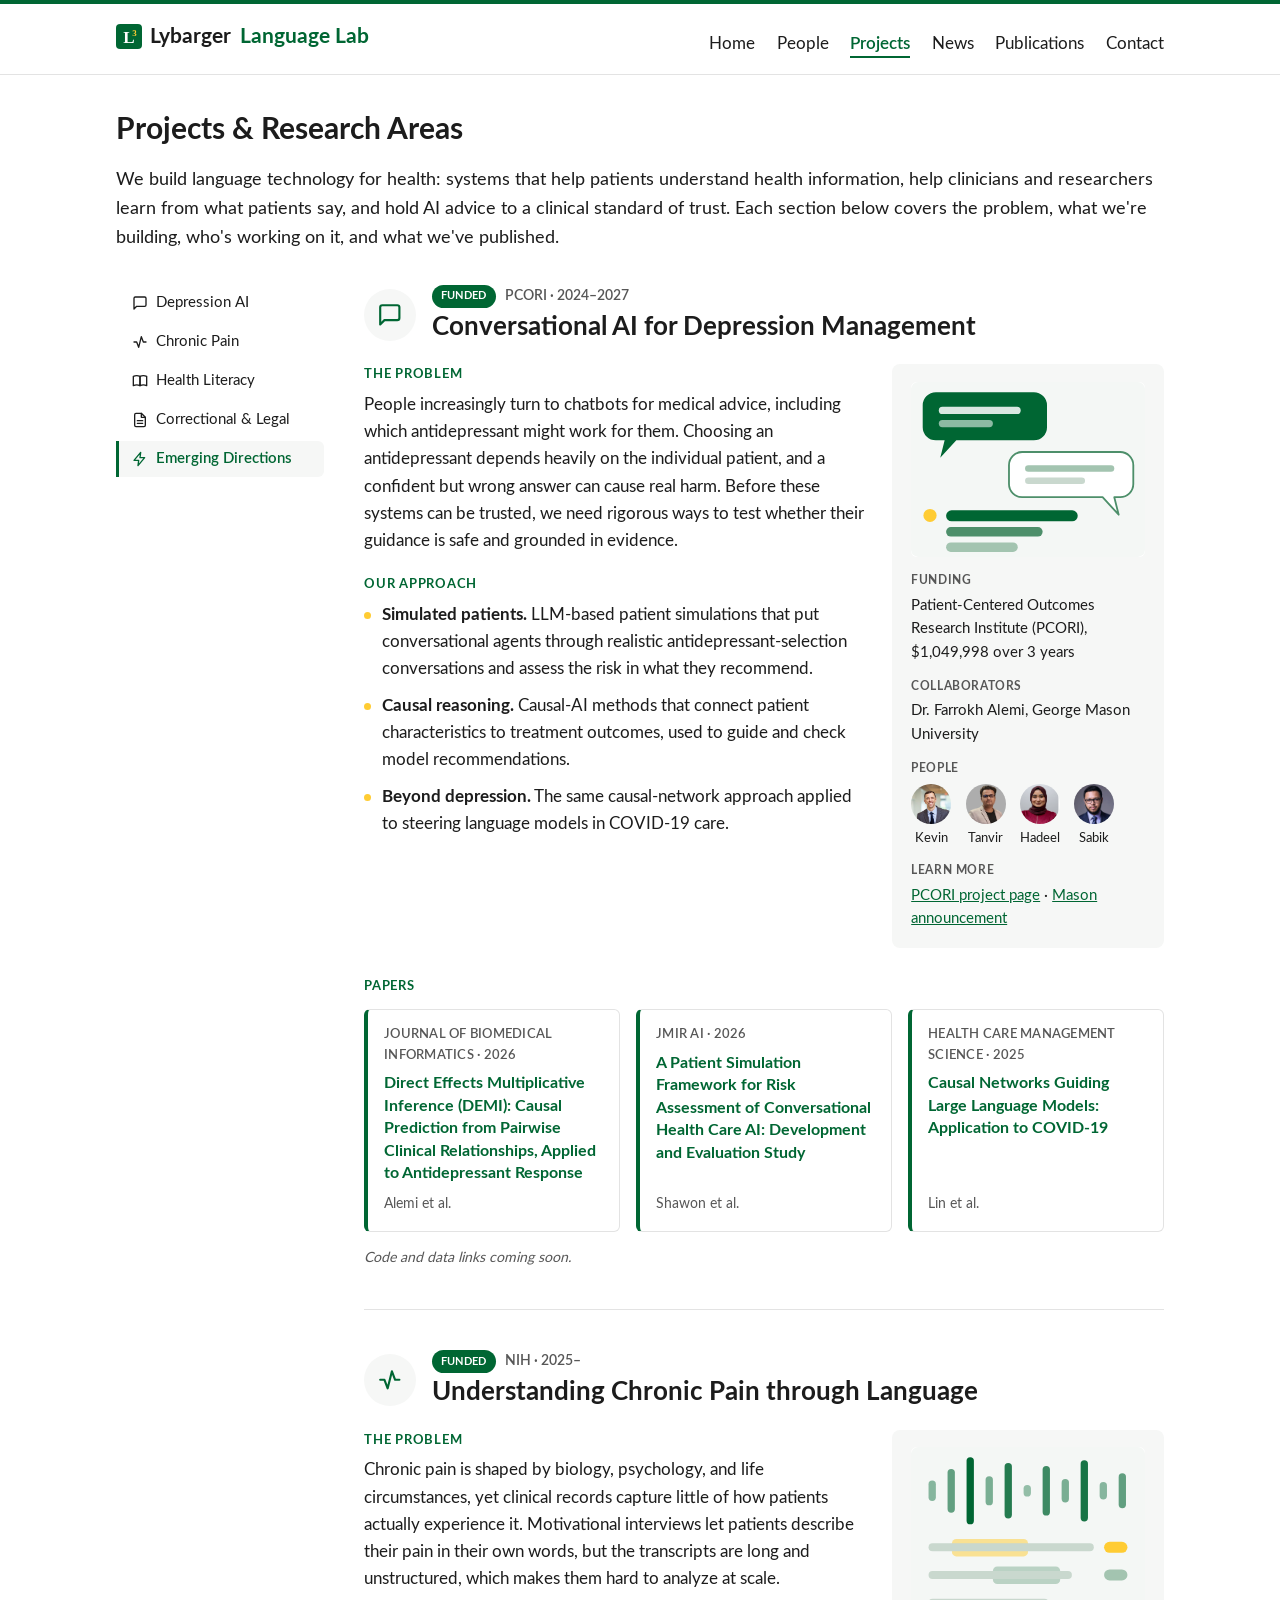
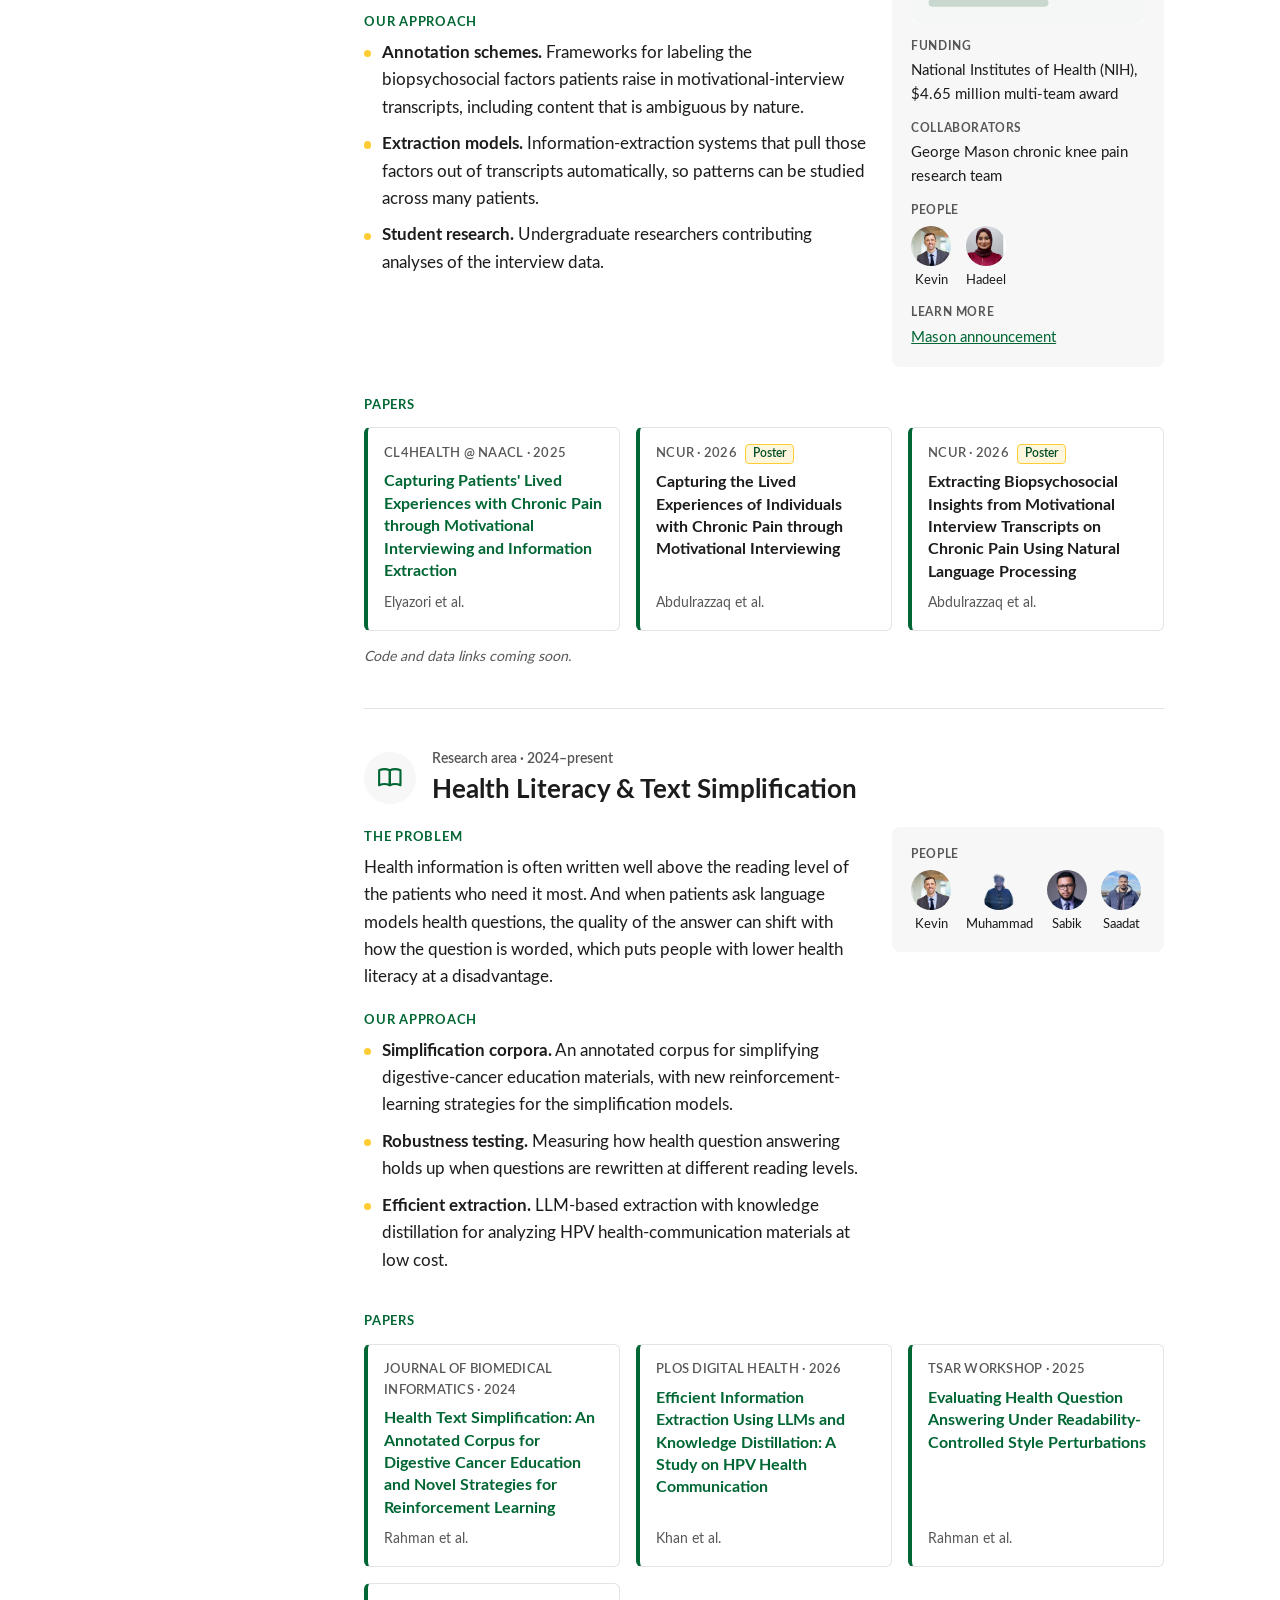
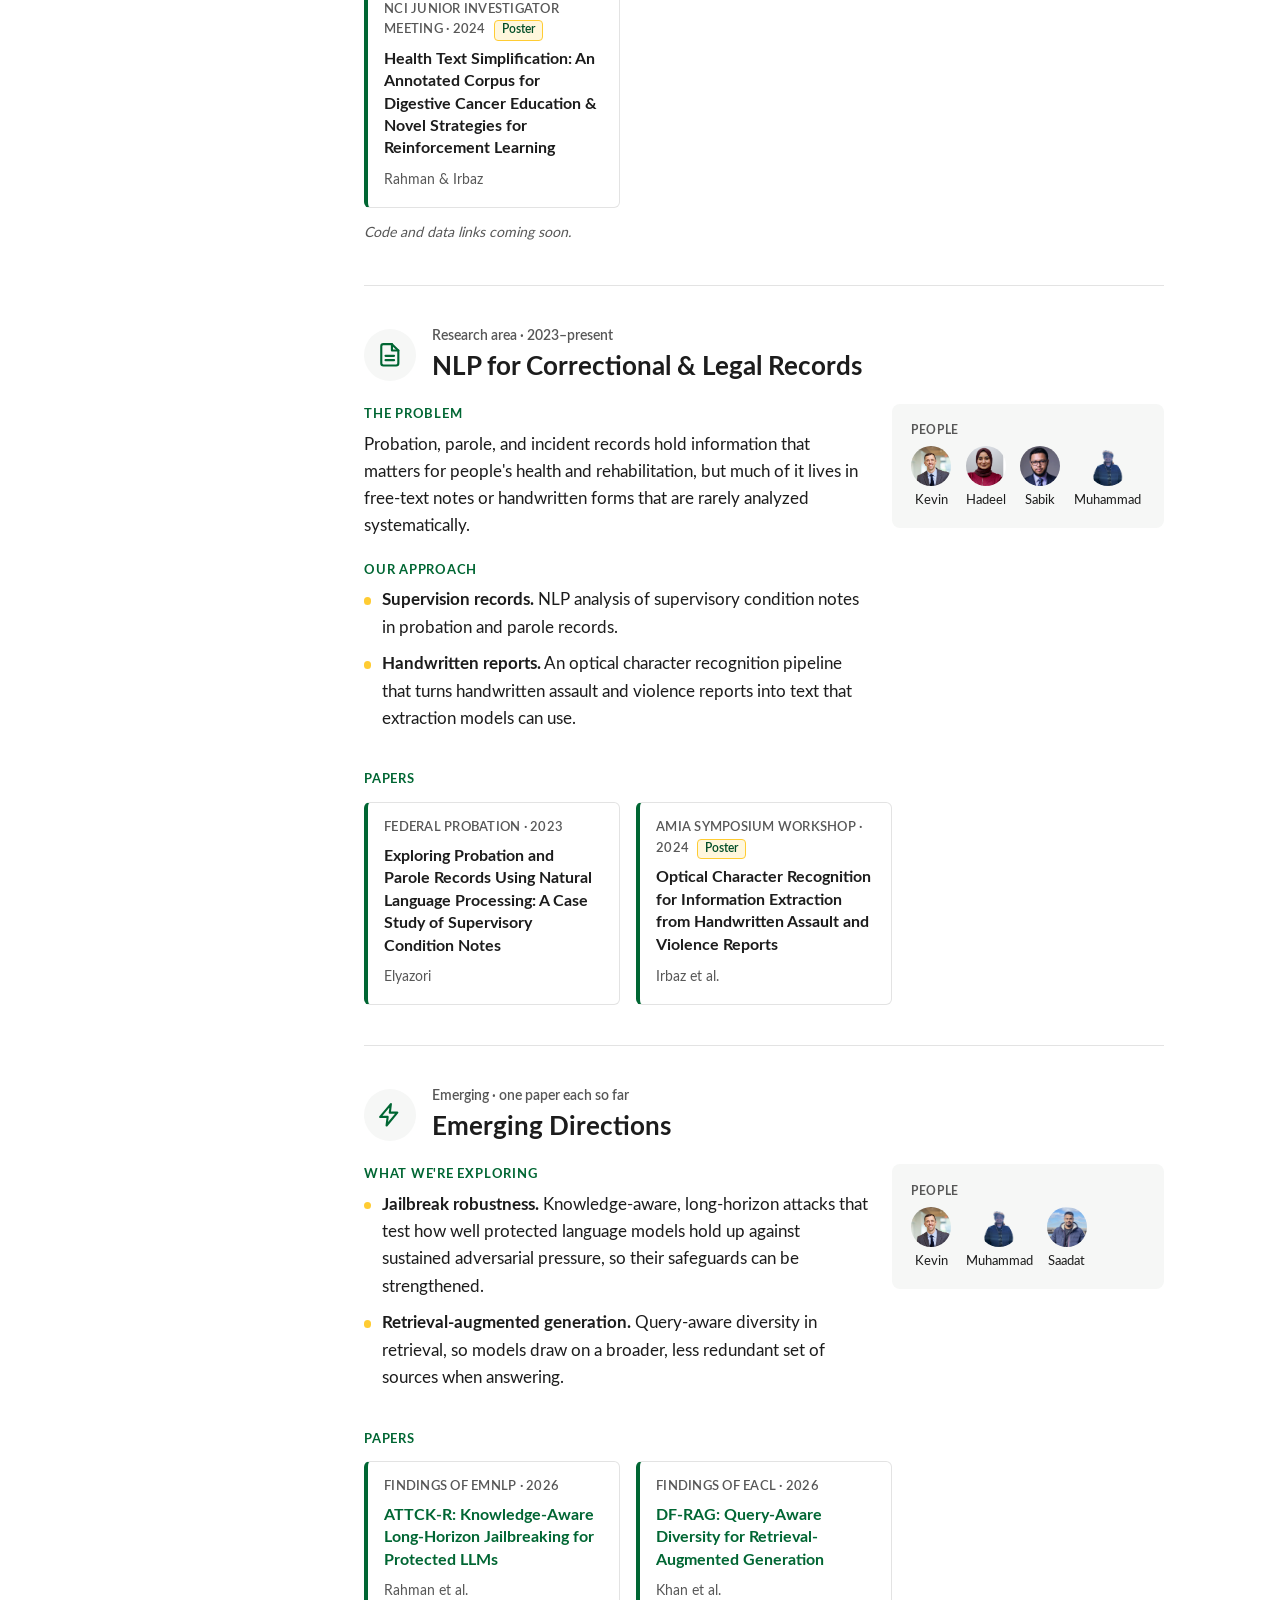
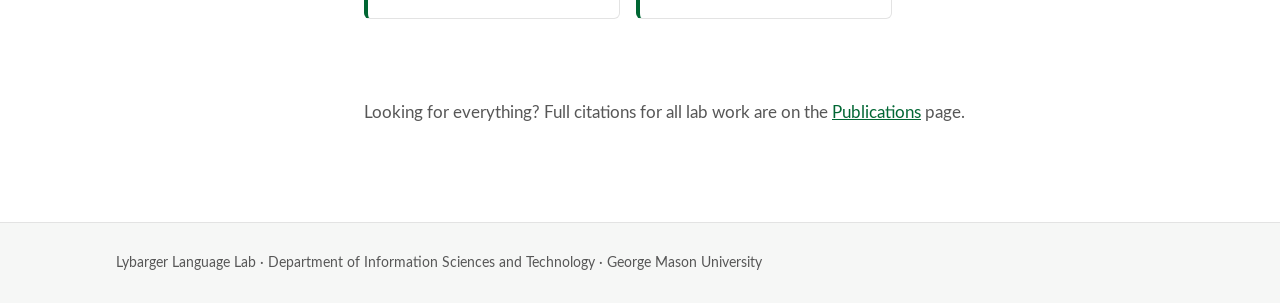
<file: site/projects.html>
<!DOCTYPE html>
<html lang="en">
<head>
<meta charset="utf-8">
<meta name="viewport" content="width=device-width, initial-scale=1">
<title>Projects &amp; Research Areas - Lybarger Language Lab</title>
<meta name="description" content="Funded projects and research areas of the Lybarger Language Lab: conversational AI for depression management, chronic pain, health literacy, and more.">
<meta property="og:site_name" content="Lybarger Language Lab">
<meta property="og:type" content="website">
<meta property="og:title" content="Projects &amp; Research Areas - Lybarger Language Lab">
<meta property="og:description" content="Funded projects and research areas of the Lybarger Language Lab: conversational AI for depression management, chronic pain, health literacy, and more.">
<meta property="og:url" content="https://www.lybargerlanguagelab.org/projects.html">
<meta property="og:image" content="https://www.lybargerlanguagelab.org/assets/images/social-card.png">
<meta property="og:image:alt" content="Lybarger Language Lab: natural language processing and AI for health, George Mason University">
<meta name="twitter:card" content="summary_large_image">
<link rel="canonical" href="https://www.lybargerlanguagelab.org/projects.html">
<link rel="icon" href="assets/images/favicon.svg" type="image/svg+xml">
<link rel="stylesheet" href="assets/css/styles.css">
</head>
<body>
<a class="skip-link" href="#main">Skip to content</a>
<header class="site-header">
  <div class="wrap header-inner">
    <a class="brand" href="index.html"><img class="brand-mark" src="assets/images/favicon.svg" alt="">Lybarger <span>Language Lab</span></a>
    <nav aria-label="Main">
      <ul>
        <li><a href="index.html">Home</a></li>
        <li><a href="people.html">People</a></li>
        <li><a href="projects.html" aria-current="page">Projects</a></li>
        <li><a href="news.html">News</a></li>
        <li><a href="publications.html">Publications</a></li>
        <li><a href="contact.html">Contact</a></li>
      </ul>
    </nav>
  </div>
</header>
<main id="main" class="wrap">

<h1>Projects &amp; Research Areas</h1>
<p class="lede">We build language technology for health: systems that help patients understand health information, help clinicians and researchers learn from what patients say, and hold AI advice to a clinical standard of trust. Each section below covers the problem, what we're building, who's working on it, and what we've published.</p>

<div class="project-layout">

<nav class="project-nav" aria-label="Projects and research areas">
  <ul>
    <li><a href="#depression-ai"><svg viewBox="0 0 24 24" fill="none" stroke="currentColor" stroke-width="2" stroke-linecap="round" stroke-linejoin="round" aria-hidden="true"><path d="M21 15a2 2 0 01-2 2H7l-4 4V5a2 2 0 012-2h14a2 2 0 012 2z"/></svg>Depression AI</a></li>
    <li><a href="#chronic-pain"><svg viewBox="0 0 24 24" fill="none" stroke="currentColor" stroke-width="2" stroke-linecap="round" stroke-linejoin="round" aria-hidden="true"><path d="M3 12h4l3 8 4-16 3 8h4"/></svg>Chronic Pain</a></li>
    <li><a href="#health-literacy"><svg viewBox="0 0 24 24" fill="none" stroke="currentColor" stroke-width="2" stroke-linecap="round" stroke-linejoin="round" aria-hidden="true"><path d="M2 5c3-1.4 7-1.4 10 0v14c-3-1.4-7-1.4-10 0V5z"/><path d="M22 5c-3-1.4-7-1.4-10 0v14c3-1.4 7-1.4 10 0V5z"/></svg>Health Literacy</a></li>
    <li><a href="#correctional-records"><svg viewBox="0 0 24 24" fill="none" stroke="currentColor" stroke-width="2" stroke-linecap="round" stroke-linejoin="round" aria-hidden="true"><path d="M14 2H6a2 2 0 00-2 2v16a2 2 0 002 2h12a2 2 0 002-2V8z"/><path d="M14 2v6h6M8 13h8M8 17h8"/></svg>Correctional &amp; Legal</a></li>
    <li><a href="#emerging"><svg viewBox="0 0 24 24" fill="none" stroke="currentColor" stroke-width="2" stroke-linecap="round" stroke-linejoin="round" aria-hidden="true"><path d="M13 2 3 14h7l-1 8 10-12h-7l1-8z"/></svg>Emerging Directions</a></li>
  </ul>
</nav>

<div class="project-content">

<!-- ================= Depression AI ================= -->
<section class="area-section" id="depression-ai" aria-labelledby="depression-ai-title">
  <header class="area-header">
    <span class="area-icon"><svg viewBox="0 0 24 24" fill="none" stroke="currentColor" stroke-width="2" stroke-linecap="round" stroke-linejoin="round" aria-hidden="true"><path d="M21 15a2 2 0 01-2 2H7l-4 4V5a2 2 0 012-2h14a2 2 0 012 2z"/></svg></span>
    <div>
      <p class="area-kicker"><span class="badge">Funded</span> PCORI &middot; 2024&ndash;2027</p>
      <h2 id="depression-ai-title">Conversational AI for Depression Management</h2>
    </div>
  </header>

  <div class="area-body">
    <div class="area-story">
      <h3>The problem</h3>
      <p>People increasingly turn to chatbots for medical advice, including which antidepressant might work for them. Choosing an antidepressant depends heavily on the individual patient, and a confident but wrong answer can cause real harm. Before these systems can be trusted, we need rigorous ways to test whether their guidance is safe and grounded in evidence.</p>
      <h3>Our approach</h3>
      <ul class="approach-list">
        <li><strong>Simulated patients.</strong> LLM-based patient simulations that put conversational agents through realistic antidepressant-selection conversations and assess the risk in what they recommend.</li>
        <li><strong>Causal reasoning.</strong> Causal-AI methods that connect patient characteristics to treatment outcomes, used to guide and check model recommendations.</li>
        <li><strong>Beyond depression.</strong> The same causal-network approach applied to steering language models in COVID-19 care.</li>
      </ul>
    </div>

    <aside class="area-facts">
      <img class="area-figure" src="assets/images/project-depression-ai.svg" alt="" width="320" height="240">
      <dl>
        <dt>Funding</dt>
        <dd>Patient-Centered Outcomes Research Institute (PCORI), $1,049,998 over 3 years</dd>
        <dt>Collaborators</dt>
        <dd>Dr. Farrokh Alemi, George Mason University</dd>
        <dt>People</dt>
        <dd>
          <ul class="people-row">
            <li><a href="kevin-lybarger.html"><img src="assets/images/kevin-lybarger.jpg" alt="" width="40" height="40">Kevin</a></li>
            <li><a href="tanvir-shawon.html"><img src="assets/images/tanvir-shawon.jpg" alt="" width="40" height="40">Tanvir</a></li>
            <li><a href="hadeel-elyazori.html"><img src="assets/images/hadeel-elyazori.png" alt="" width="40" height="40">Hadeel</a></li>
            <li><a href="sabik-irbaz.html"><img src="assets/images/sabik-irbaz.png" alt="" width="40" height="40">Sabik</a></li>
          </ul>
        </dd>
        <dt>Learn more</dt>
        <dd><a href="https://www.pcori.org/research-results/2024/training-large-language-models">PCORI project page</a> &middot; <a href="https://www.gmu.edu/news/2024-12/interprofessional-george-mason-researchers-awarded-more-1-million-improve-outcomes">Mason announcement</a></dd>
      </dl>
    </aside>
  </div>

  <h3 class="papers-heading">Papers</h3>
  <ul class="paper-grid">
    <li class="paper-card">
      <p class="paper-venue">Journal of Biomedical Informatics &middot; 2026</p>
      <h4><a href="https://doi.org/10.1016/j.jbi.2026.105111">Direct Effects Multiplicative Inference (DEMI): Causal Prediction from Pairwise Clinical Relationships, Applied to Antidepressant Response</a></h4>
      <p class="paper-authors">Alemi et al.</p>
    </li>
    <li class="paper-card">
      <p class="paper-venue">JMIR AI &middot; 2026</p>
      <h4><a href="https://doi.org/10.2196/100772">A Patient Simulation Framework for Risk Assessment of Conversational Health Care AI: Development and Evaluation Study</a></h4>
      <p class="paper-authors">Shawon et al.</p>
    </li>
    <li class="paper-card">
      <p class="paper-venue">Health Care Management Science &middot; 2025</p>
      <h4><a href="https://doi.org/10.1007/s10729-025-09724-8">Causal Networks Guiding Large Language Models: Application to COVID-19</a></h4>
      <p class="paper-authors">Lin et al.</p>
    </li>
  </ul>
  <p class="resources-note">Code and data links coming soon.</p>
</section>

<!-- ================= Chronic Pain ================= -->
<section class="area-section" id="chronic-pain" aria-labelledby="chronic-pain-title">
  <header class="area-header">
    <span class="area-icon"><svg viewBox="0 0 24 24" fill="none" stroke="currentColor" stroke-width="2" stroke-linecap="round" stroke-linejoin="round" aria-hidden="true"><path d="M3 12h4l3 8 4-16 3 8h4"/></svg></span>
    <div>
      <p class="area-kicker"><span class="badge">Funded</span> NIH &middot; 2025&ndash;</p>
      <h2 id="chronic-pain-title">Understanding Chronic Pain through Language</h2>
    </div>
  </header>

  <div class="area-body">
    <div class="area-story">
      <h3>The problem</h3>
      <p>Chronic pain is shaped by biology, psychology, and life circumstances, yet clinical records capture little of how patients actually experience it. Motivational interviews let patients describe their pain in their own words, but the transcripts are long and unstructured, which makes them hard to analyze at scale.</p>
      <h3>Our approach</h3>
      <ul class="approach-list">
        <li><strong>Annotation schemes.</strong> Frameworks for labeling the biopsychosocial factors patients raise in motivational-interview transcripts, including content that is ambiguous by nature.</li>
        <li><strong>Extraction models.</strong> Information-extraction systems that pull those factors out of transcripts automatically, so patterns can be studied across many patients.</li>
        <li><strong>Student research.</strong> Undergraduate researchers contributing analyses of the interview data.</li>
      </ul>
    </div>

    <aside class="area-facts">
      <img class="area-figure" src="assets/images/project-chronic-pain.svg" alt="" width="320" height="240">
      <dl>
        <dt>Funding</dt>
        <dd>National Institutes of Health (NIH), $4.65 million multi-team award</dd>
        <dt>Collaborators</dt>
        <dd>George Mason chronic knee pain research team</dd>
        <dt>People</dt>
        <dd>
          <ul class="people-row">
            <li><a href="kevin-lybarger.html"><img src="assets/images/kevin-lybarger.jpg" alt="" width="40" height="40">Kevin</a></li>
            <li><a href="hadeel-elyazori.html"><img src="assets/images/hadeel-elyazori.png" alt="" width="40" height="40">Hadeel</a></li>
          </ul>
        </dd>
        <dt>Learn more</dt>
        <dd><a href="https://www.gmu.edu/news/2025-09/george-mason-researchers-awarded-465-million-nih-grant-explore-chronic-knee-pain">Mason announcement</a></dd>
      </dl>
    </aside>
  </div>

  <h3 class="papers-heading">Papers</h3>
  <ul class="paper-grid">
    <li class="paper-card">
      <p class="paper-venue">CL4Health @ NAACL &middot; 2025</p>
      <h4><a href="https://doi.org/10.18653/v1/2025.cl4health-1.28">Capturing Patients' Lived Experiences with Chronic Pain through Motivational Interviewing and Information Extraction</a></h4>
      <p class="paper-authors">Elyazori et al.</p>
    </li>
    <li class="paper-card">
      <p class="paper-venue">NCUR &middot; 2026 <span class="paper-status">Poster</span></p>
      <h4>Capturing the Lived Experiences of Individuals with Chronic Pain through Motivational Interviewing</h4>
      <p class="paper-authors">Abdulrazzaq et al.</p>
    </li>
    <li class="paper-card">
      <p class="paper-venue">NCUR &middot; 2026 <span class="paper-status">Poster</span></p>
      <h4>Extracting Biopsychosocial Insights from Motivational Interview Transcripts on Chronic Pain Using Natural Language Processing</h4>
      <p class="paper-authors">Abdulrazzaq et al.</p>
    </li>
  </ul>
  <p class="resources-note">Code and data links coming soon.</p>
</section>

<!-- ================= Health Literacy ================= -->
<section class="area-section" id="health-literacy" aria-labelledby="health-literacy-title">
  <header class="area-header">
    <span class="area-icon"><svg viewBox="0 0 24 24" fill="none" stroke="currentColor" stroke-width="2" stroke-linecap="round" stroke-linejoin="round" aria-hidden="true"><path d="M2 5c3-1.4 7-1.4 10 0v14c-3-1.4-7-1.4-10 0V5z"/><path d="M22 5c-3-1.4-7-1.4-10 0v14c3-1.4 7-1.4 10 0V5z"/></svg></span>
    <div>
      <p class="area-kicker">Research area &middot; 2024&ndash;present</p>
      <h2 id="health-literacy-title">Health Literacy &amp; Text Simplification</h2>
    </div>
  </header>

  <div class="area-body">
    <div class="area-story">
      <h3>The problem</h3>
      <p>Health information is often written well above the reading level of the patients who need it most. And when patients ask language models health questions, the quality of the answer can shift with how the question is worded, which puts people with lower health literacy at a disadvantage.</p>
      <h3>Our approach</h3>
      <ul class="approach-list">
        <li><strong>Simplification corpora.</strong> An annotated corpus for simplifying digestive-cancer education materials, with new reinforcement-learning strategies for the simplification models.</li>
        <li><strong>Robustness testing.</strong> Measuring how health question answering holds up when questions are rewritten at different reading levels.</li>
        <li><strong>Efficient extraction.</strong> LLM-based extraction with knowledge distillation for analyzing HPV health-communication materials at low cost.</li>
      </ul>
    </div>

    <aside class="area-facts">
      <dl>
        <dt>People</dt>
        <dd>
          <ul class="people-row">
            <li><a href="kevin-lybarger.html"><img src="assets/images/kevin-lybarger.jpg" alt="" width="40" height="40">Kevin</a></li>
            <li><a href="mushfiqur-rahman.html"><img src="assets/images/mushfiqur-rahman.png" alt="" width="40" height="40">Muhammad</a></li>
            <li><a href="sabik-irbaz.html"><img src="assets/images/sabik-irbaz.png" alt="" width="40" height="40">Sabik</a></li>
            <li><a href="saadat-khan.html"><img src="assets/images/saadat-khan.jpeg" alt="" width="40" height="40">Saadat</a></li>
          </ul>
        </dd>
      </dl>
    </aside>
  </div>

  <h3 class="papers-heading">Papers</h3>
  <ul class="paper-grid">
    <li class="paper-card">
      <p class="paper-venue">Journal of Biomedical Informatics &middot; 2024</p>
      <h4><a href="https://doi.org/10.1016/j.jbi.2024.104727">Health Text Simplification: An Annotated Corpus for Digestive Cancer Education and Novel Strategies for Reinforcement Learning</a></h4>
      <p class="paper-authors">Rahman et al.</p>
    </li>
    <li class="paper-card">
      <p class="paper-venue">PLOS Digital Health &middot; 2026</p>
      <h4><a href="https://doi.org/10.1371/journal.pdig.0001275">Efficient Information Extraction Using LLMs and Knowledge Distillation: A Study on HPV Health Communication</a></h4>
      <p class="paper-authors">Khan et al.</p>
    </li>
    <li class="paper-card">
      <p class="paper-venue">TSAR Workshop &middot; 2025</p>
      <h4><a href="https://doi.org/10.18653/v1/2025.tsar-1.5">Evaluating Health Question Answering Under Readability-Controlled Style Perturbations</a></h4>
      <p class="paper-authors">Rahman et al.</p>
    </li>
    <li class="paper-card">
      <p class="paper-venue">NCI Junior Investigator Meeting &middot; 2024 <span class="paper-status">Poster</span></p>
      <h4>Health Text Simplification: An Annotated Corpus for Digestive Cancer Education &amp; Novel Strategies for Reinforcement Learning</h4>
      <p class="paper-authors">Rahman &amp; Irbaz</p>
    </li>
  </ul>
  <p class="resources-note">Code and data links coming soon.</p>
</section>

<!-- ================= Correctional & Legal ================= -->
<section class="area-section" id="correctional-records" aria-labelledby="correctional-records-title">
  <header class="area-header">
    <span class="area-icon"><svg viewBox="0 0 24 24" fill="none" stroke="currentColor" stroke-width="2" stroke-linecap="round" stroke-linejoin="round" aria-hidden="true"><path d="M14 2H6a2 2 0 00-2 2v16a2 2 0 002 2h12a2 2 0 002-2V8z"/><path d="M14 2v6h6M8 13h8M8 17h8"/></svg></span>
    <div>
      <p class="area-kicker">Research area &middot; 2023&ndash;present</p>
      <h2 id="correctional-records-title">NLP for Correctional &amp; Legal Records</h2>
    </div>
  </header>

  <div class="area-body">
    <div class="area-story">
      <h3>The problem</h3>
      <p>Probation, parole, and incident records hold information that matters for people's health and rehabilitation, but much of it lives in free-text notes or handwritten forms that are rarely analyzed systematically.</p>
      <h3>Our approach</h3>
      <ul class="approach-list">
        <li><strong>Supervision records.</strong> NLP analysis of supervisory condition notes in probation and parole records.</li>
        <li><strong>Handwritten reports.</strong> An optical character recognition pipeline that turns handwritten assault and violence reports into text that extraction models can use.</li>
      </ul>
    </div>

    <aside class="area-facts">
      <dl>
        <dt>People</dt>
        <dd>
          <ul class="people-row">
            <li><a href="kevin-lybarger.html"><img src="assets/images/kevin-lybarger.jpg" alt="" width="40" height="40">Kevin</a></li>
            <li><a href="hadeel-elyazori.html"><img src="assets/images/hadeel-elyazori.png" alt="" width="40" height="40">Hadeel</a></li>
            <li><a href="sabik-irbaz.html"><img src="assets/images/sabik-irbaz.png" alt="" width="40" height="40">Sabik</a></li>
            <li><a href="mushfiqur-rahman.html"><img src="assets/images/mushfiqur-rahman.png" alt="" width="40" height="40">Muhammad</a></li>
          </ul>
        </dd>
      </dl>
    </aside>
  </div>

  <h3 class="papers-heading">Papers</h3>
  <ul class="paper-grid">
    <li class="paper-card">
      <p class="paper-venue">Federal Probation &middot; 2023</p>
      <h4>Exploring Probation and Parole Records Using Natural Language Processing: A Case Study of Supervisory Condition Notes</h4>
      <p class="paper-authors">Elyazori</p>
    </li>
    <li class="paper-card">
      <p class="paper-venue">AMIA Symposium Workshop &middot; 2024 <span class="paper-status">Poster</span></p>
      <h4>Optical Character Recognition for Information Extraction from Handwritten Assault and Violence Reports</h4>
      <p class="paper-authors">Irbaz et al.</p>
    </li>
  </ul>
</section>

<!-- ================= Emerging ================= -->
<section class="area-section" id="emerging" aria-labelledby="emerging-title">
  <header class="area-header">
    <span class="area-icon"><svg viewBox="0 0 24 24" fill="none" stroke="currentColor" stroke-width="2" stroke-linecap="round" stroke-linejoin="round" aria-hidden="true"><path d="M13 2 3 14h7l-1 8 10-12h-7l1-8z"/></svg></span>
    <div>
      <p class="area-kicker">Emerging &middot; one paper each so far</p>
      <h2 id="emerging-title">Emerging Directions</h2>
    </div>
  </header>

  <div class="area-body">
    <div class="area-story">
      <h3>What we're exploring</h3>
      <ul class="approach-list">
        <li><strong>Jailbreak robustness.</strong> Knowledge-aware, long-horizon attacks that test how well protected language models hold up against sustained adversarial pressure, so their safeguards can be strengthened.</li>
        <li><strong>Retrieval-augmented generation.</strong> Query-aware diversity in retrieval, so models draw on a broader, less redundant set of sources when answering.</li>
      </ul>
    </div>

    <aside class="area-facts">
      <dl>
        <dt>People</dt>
        <dd>
          <ul class="people-row">
            <li><a href="kevin-lybarger.html"><img src="assets/images/kevin-lybarger.jpg" alt="" width="40" height="40">Kevin</a></li>
            <li><a href="mushfiqur-rahman.html"><img src="assets/images/mushfiqur-rahman.png" alt="" width="40" height="40">Muhammad</a></li>
            <li><a href="saadat-khan.html"><img src="assets/images/saadat-khan.jpeg" alt="" width="40" height="40">Saadat</a></li>
          </ul>
        </dd>
      </dl>
    </aside>
  </div>

  <h3 class="papers-heading">Papers</h3>
  <ul class="paper-grid">
    <li class="paper-card">
      <p class="paper-venue">Findings of EMNLP &middot; 2026</p>
      <h4><a href="https://aclanthology.org/2026.findings-emnlp.2296/">ATTCK-R: Knowledge-Aware Long-Horizon Jailbreaking for Protected LLMs</a></h4>
      <p class="paper-authors">Rahman et al.</p>
    </li>
    <li class="paper-card">
      <p class="paper-venue">Findings of EACL &middot; 2026</p>
      <h4><a href="https://aclanthology.org/2026.findings-eacl.150/">DF-RAG: Query-Aware Diversity for Retrieval-Augmented Generation</a></h4>
      <p class="paper-authors">Khan et al.</p>
    </li>
  </ul>
</section>

<p class="muted">Looking for everything? Full citations for all lab work are on the <a href="publications.html">Publications</a> page.</p>

</div>
</div>

</main>
<footer class="site-footer">
  <div class="wrap">
    <p>Lybarger Language Lab &middot; Department of Information Sciences and Technology &middot; George Mason University</p>
  </div>
</footer>
<script>
(function () {
  "use strict";
  var links = document.querySelectorAll(".project-nav a");
  if (!links.length || !("IntersectionObserver" in window)) return;

  var byId = {};
  links.forEach(function (a) { byId[a.getAttribute("href").slice(1)] = a; });

  function mark(id) {
    links.forEach(function (a) { a.removeAttribute("aria-current"); });
    if (byId[id]) byId[id].setAttribute("aria-current", "true");
  }

  // Highlight the section whose top has most recently crossed the upper third of the viewport.
  var observer = new IntersectionObserver(function (entries) {
    entries.forEach(function (e) { if (e.isIntersecting) mark(e.target.id); });
  }, { rootMargin: "-20% 0px -70% 0px" });

  document.querySelectorAll(".area-section").forEach(function (s) { observer.observe(s); });
})();
</script>
</body>
</html>
</file>
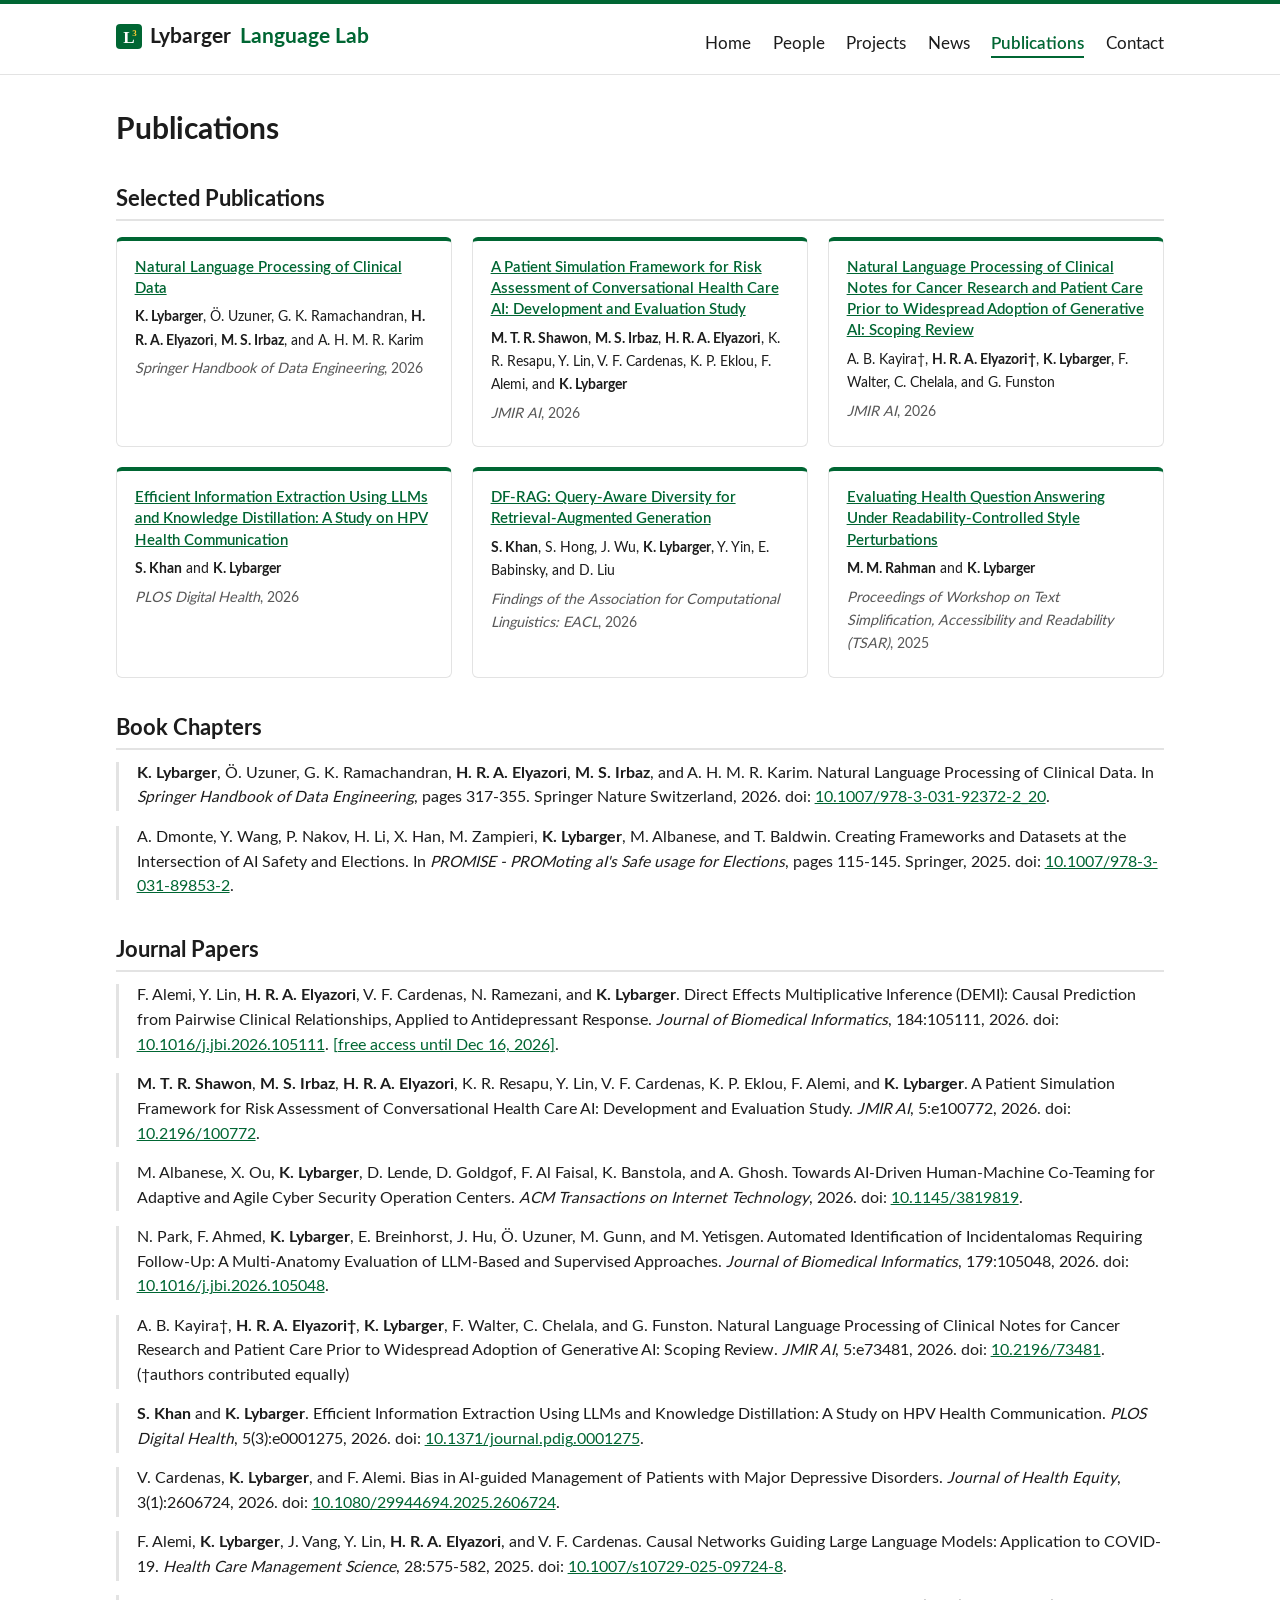
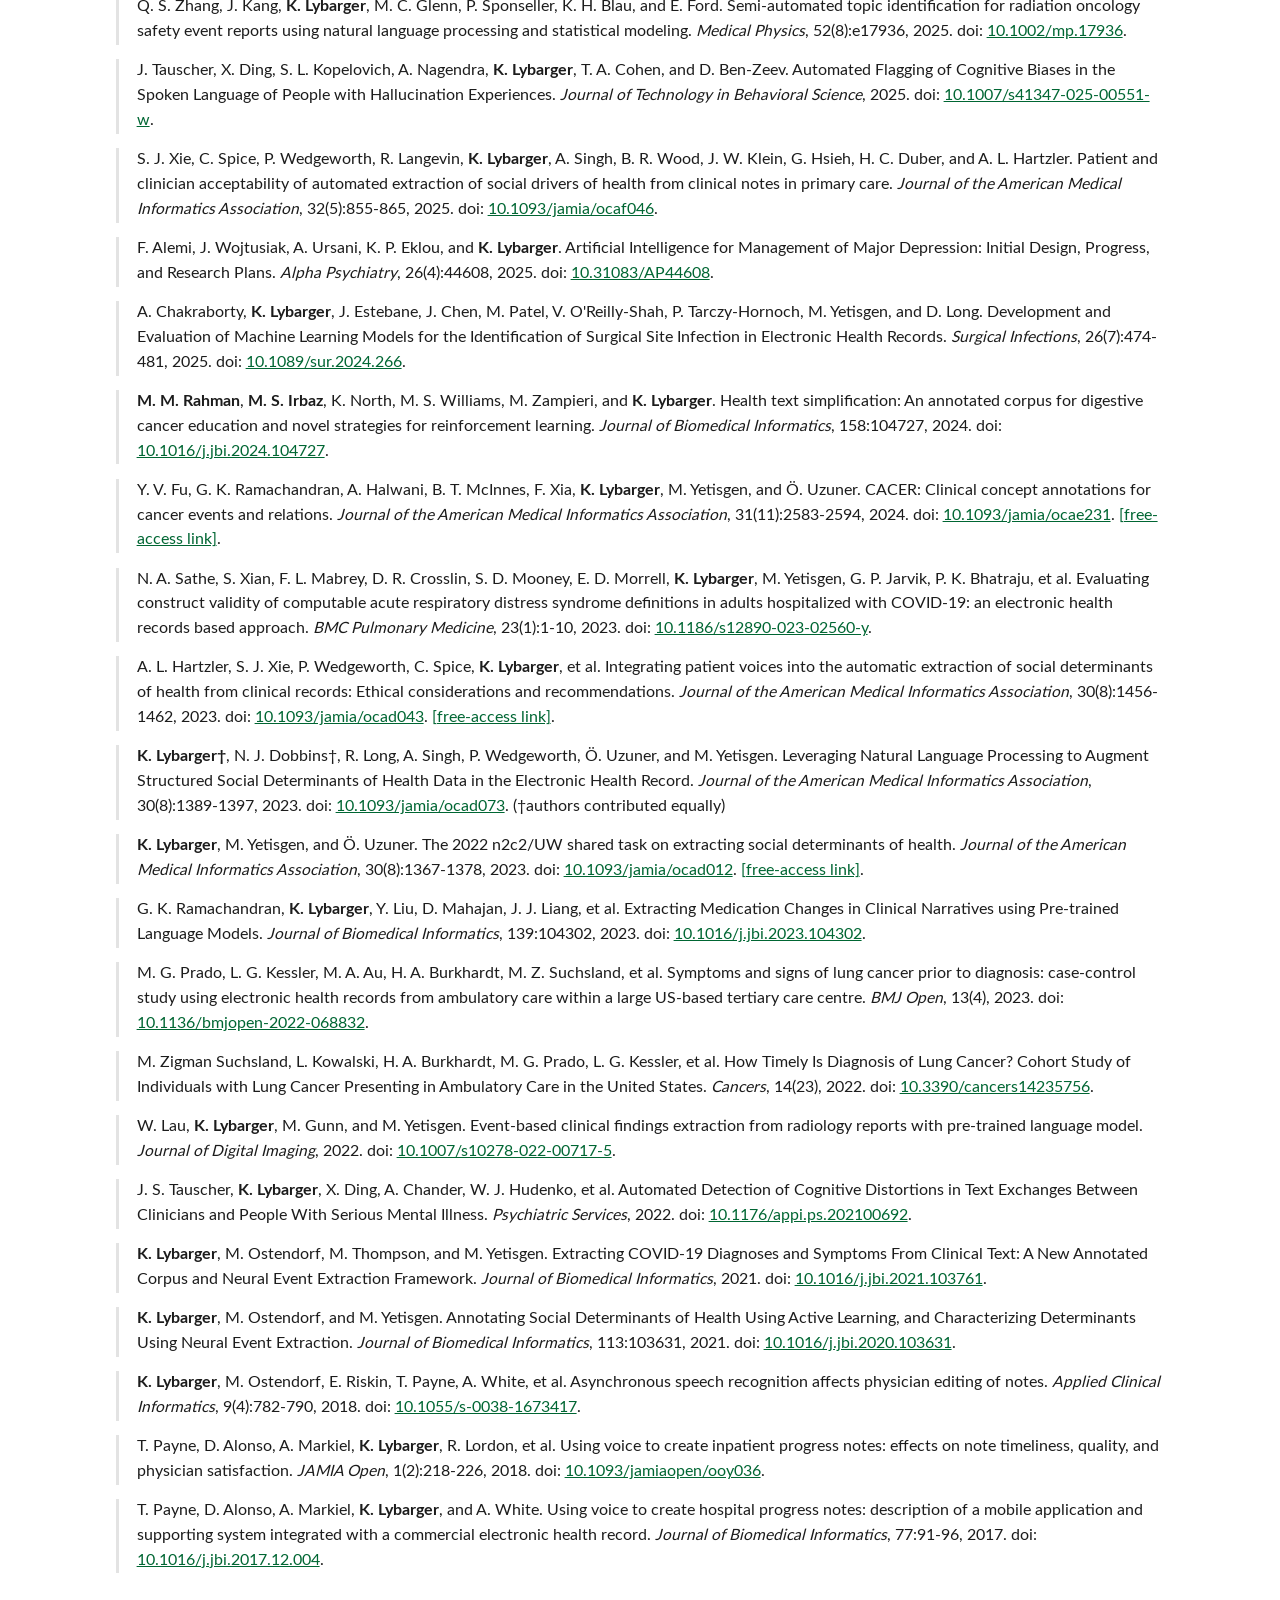
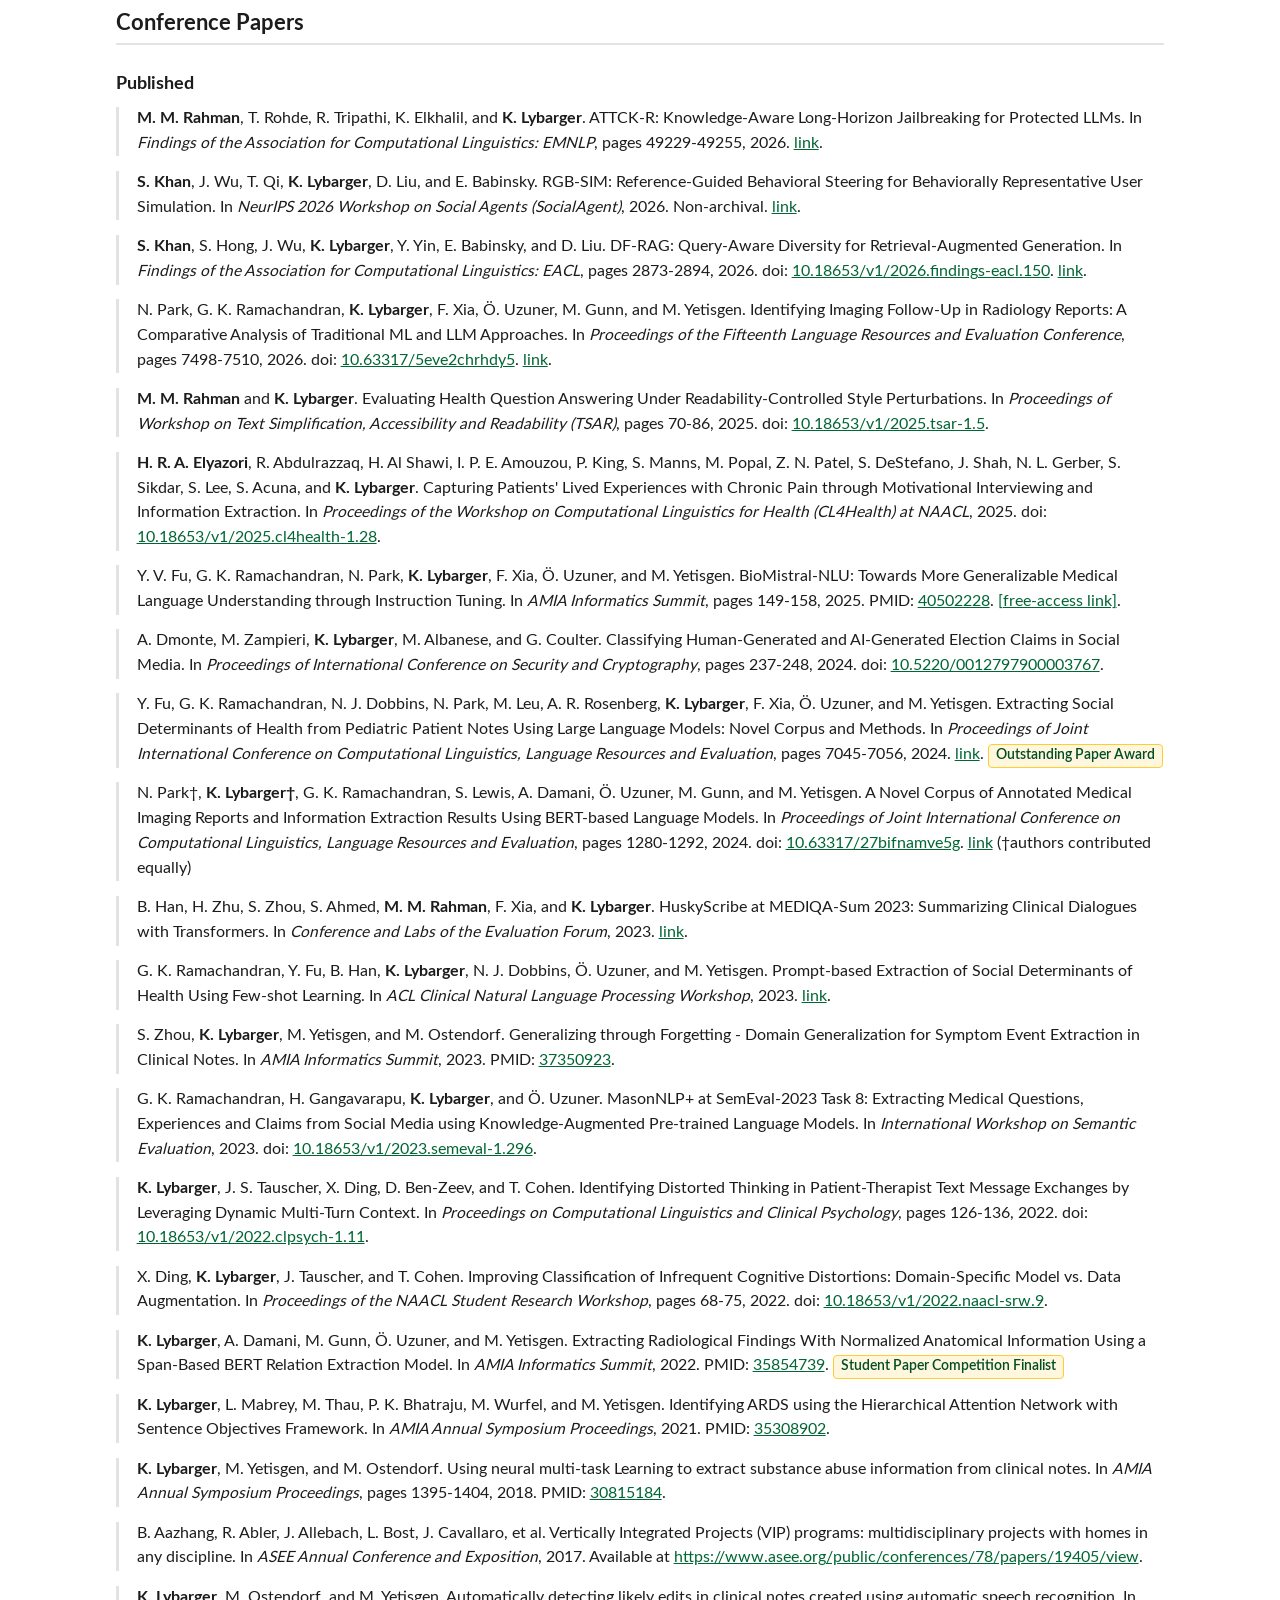
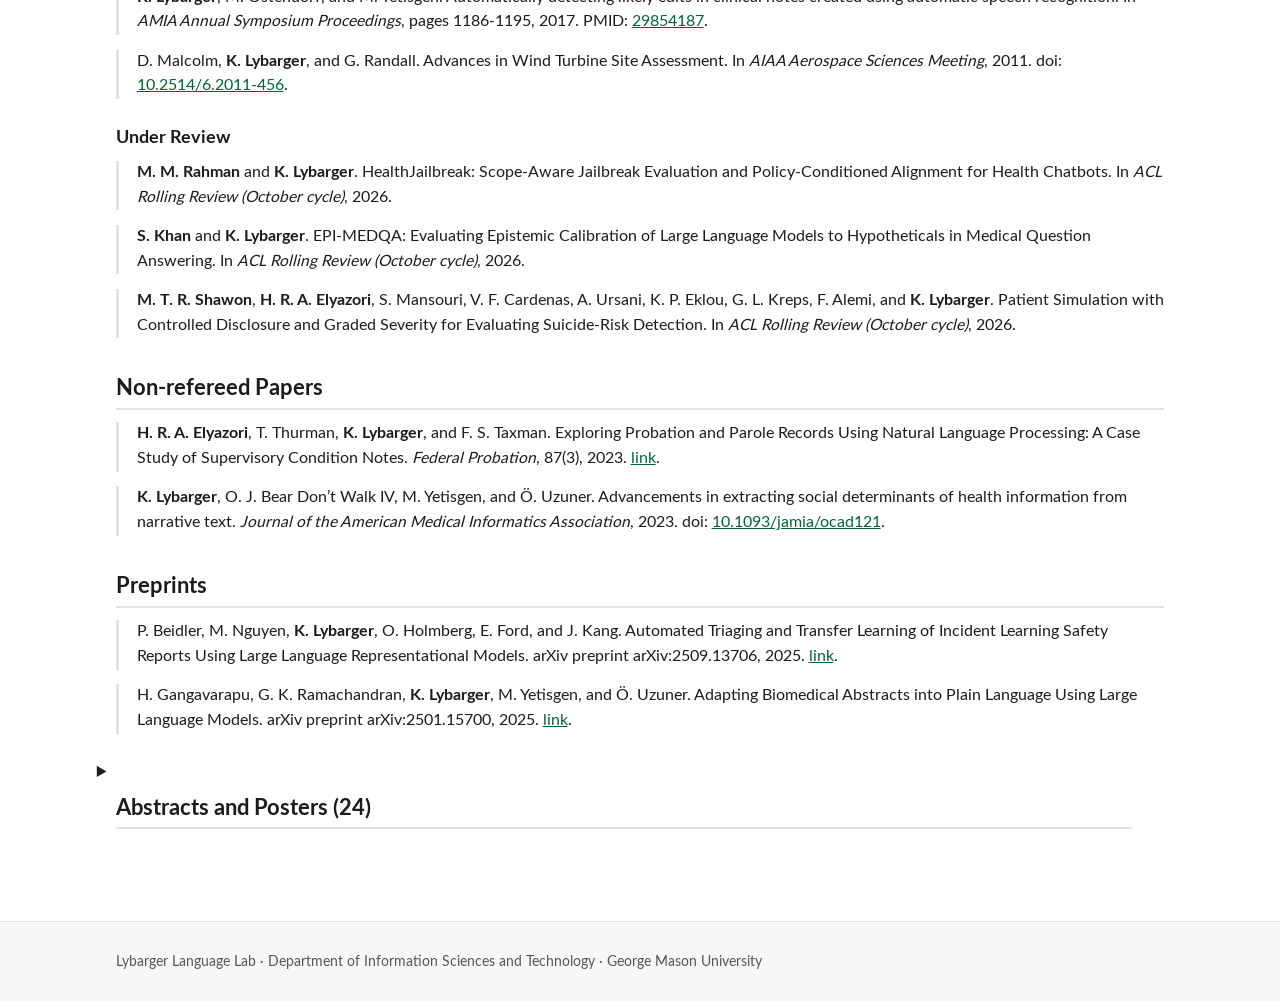
<file: site/publications.html>
<!DOCTYPE html>
<html lang="en">
<head>
<meta charset="utf-8">
<meta name="viewport" content="width=device-width, initial-scale=1">
<title>Publications - Lybarger Language Lab</title>
<meta name="description" content="Publications of the Lybarger Language Lab at George Mason University: NLP and AI for health, clinical information extraction, and conversational agents.">
<meta property="og:site_name" content="Lybarger Language Lab">
<meta property="og:type" content="website">
<meta property="og:title" content="Publications - Lybarger Language Lab">
<meta property="og:description" content="Publications of the Lybarger Language Lab at George Mason University: NLP and AI for health, clinical information extraction, and conversational agents.">
<meta property="og:url" content="https://www.lybargerlanguagelab.org/publications.html">
<meta property="og:image" content="https://www.lybargerlanguagelab.org/assets/images/social-card.png">
<meta property="og:image:alt" content="Lybarger Language Lab: natural language processing and AI for health, George Mason University">
<meta name="twitter:card" content="summary_large_image">
<link rel="canonical" href="https://www.lybargerlanguagelab.org/publications.html">
<link rel="icon" href="assets/images/favicon.svg" type="image/svg+xml">
<link rel="stylesheet" href="assets/css/styles.css">
</head>
<body>
<a class="skip-link" href="#main">Skip to content</a>
<header class="site-header">
  <div class="wrap header-inner">
    <a class="brand" href="index.html"><img class="brand-mark" src="assets/images/favicon.svg" alt="">Lybarger <span>Language Lab</span></a>
    <nav aria-label="Main">
      <ul>
        <li><a href="index.html">Home</a></li>
        <li><a href="people.html">People</a></li>
        <li><a href="projects.html">Projects</a></li>
        <li><a href="news.html">News</a></li>
        <li><a href="publications.html" aria-current="page">Publications</a></li>
        <li><a href="contact.html">Contact</a></li>
      </ul>
    </nav>
  </div>
</header>
<main id="main" class="wrap">
<h1>Publications</h1>
<h2>Selected Publications</h2>
<ul class="highlight-grid">
<li class="highlight-card"><a class="title" href="https://doi.org/10.1007/978-3-031-92372-2_20">Natural Language Processing of Clinical Data</a><p class="card-authors"><strong>K. Lybarger</strong>, Ö. Uzuner, G. K. Ramachandran, <strong>H. R. A. Elyazori</strong>, <strong>M. S. Irbaz</strong>, and A. H. M. R. Karim</p><p class="venue"><em>Springer Handbook of Data Engineering</em>, 2026</p></li>
<li class="highlight-card"><a class="title" href="https://doi.org/10.2196/100772">A Patient Simulation Framework for Risk Assessment of Conversational Health Care AI: Development and Evaluation Study</a><p class="card-authors"><strong>M. T. R. Shawon</strong>, <strong>M. S. Irbaz</strong>, <strong>H. R. A. Elyazori</strong>, K. R. Resapu, Y. Lin, V. F. Cardenas, K. P. Eklou, F. Alemi, and <strong>K. Lybarger</strong></p><p class="venue"><em>JMIR AI</em>, 2026</p></li>
<li class="highlight-card"><a class="title" href="https://doi.org/10.2196/73481">Natural Language Processing of Clinical Notes for Cancer Research and Patient Care Prior to Widespread Adoption of Generative AI: Scoping Review</a><p class="card-authors">A. B. Kayira†, <strong>H. R. A. Elyazori†</strong>, <strong>K. Lybarger</strong>, F. Walter, C. Chelala, and G. Funston</p><p class="venue"><em>JMIR AI</em>, 2026</p></li>
<li class="highlight-card"><a class="title" href="https://doi.org/10.1371/journal.pdig.0001275">Efficient Information Extraction Using LLMs and Knowledge Distillation: A Study on HPV Health Communication</a><p class="card-authors"><strong>S. Khan</strong> and <strong>K. Lybarger</strong></p><p class="venue"><em>PLOS Digital Health</em>, 2026</p></li>
<li class="highlight-card"><a class="title" href="https://doi.org/10.18653/v1/2026.findings-eacl.150">DF-RAG: Query-Aware Diversity for Retrieval-Augmented Generation</a><p class="card-authors"><strong>S. Khan</strong>, S. Hong, J. Wu, <strong>K. Lybarger</strong>, Y. Yin, E. Babinsky, and D. Liu</p><p class="venue"><em>Findings of the Association for Computational Linguistics: EACL</em>, 2026</p></li>
<li class="highlight-card"><a class="title" href="https://doi.org/10.18653/v1/2025.tsar-1.5">Evaluating Health Question Answering Under Readability-Controlled Style Perturbations</a><p class="card-authors"><strong>M. M. Rahman</strong> and <strong>K. Lybarger</strong></p><p class="venue"><em>Proceedings of Workshop on Text Simplification, Accessibility and Readability (TSAR)</em>, 2025</p></li>
</ul>
<h2>Book Chapters</h2>
<ol class="pub-list">
<li><strong>K. Lybarger</strong>, Ö. Uzuner, G. K. Ramachandran, <strong>H. R. A. Elyazori</strong>, <strong>M. S. Irbaz</strong>, and A. H. M. R. Karim. Natural Language Processing of Clinical Data. In <em>Springer Handbook of Data Engineering</em>, pages 317-355. Springer Nature Switzerland, 2026. doi: <a href="https://doi.org/10.1007/978-3-031-92372-2_20">10.1007/978-3-031-92372-2_20</a>.</li>
<li>A. Dmonte, Y. Wang, P. Nakov, H. Li, X. Han, M. Zampieri, <strong>K. Lybarger</strong>, M. Albanese, and T. Baldwin. Creating Frameworks and Datasets at the Intersection of AI Safety and Elections. In <em>PROMISE - PROMoting aI's Safe usage for Elections</em>, pages 115-145. Springer, 2025. doi: <a href="https://doi.org/10.1007/978-3-031-89853-2">10.1007/978-3-031-89853-2</a>.</li>
</ol>
<h2>Journal Papers</h2>
<ol class="pub-list">
<li>F. Alemi, Y. Lin, <strong>H. R. A. Elyazori</strong>, V. F. Cardenas, N. Ramezani, and <strong>K. Lybarger</strong>. Direct Effects Multiplicative Inference (DEMI): Causal Prediction from Pairwise Clinical Relationships, Applied to Antidepressant Response. <em>Journal of Biomedical Informatics</em>, 184:105111, 2026. doi: <a href="https://doi.org/10.1016/j.jbi.2026.105111">10.1016/j.jbi.2026.105111</a>. <a href="https://authors.elsevier.com/c/1o0205SMDR04-E">[free access until Dec 16, 2026]</a>.</li>
<li><strong>M. T. R. Shawon</strong>, <strong>M. S. Irbaz</strong>, <strong>H. R. A. Elyazori</strong>, K. R. Resapu, Y. Lin, V. F. Cardenas, K. P. Eklou, F. Alemi, and <strong>K. Lybarger</strong>. A Patient Simulation Framework for Risk Assessment of Conversational Health Care AI: Development and Evaluation Study. <em>JMIR AI</em>, 5:e100772, 2026. doi: <a href="https://doi.org/10.2196/100772">10.2196/100772</a>.</li>
<li>M. Albanese, X. Ou, <strong>K. Lybarger</strong>, D. Lende, D. Goldgof, F. Al Faisal, K. Banstola, and A. Ghosh. Towards AI-Driven Human-Machine Co-Teaming for Adaptive and Agile Cyber Security Operation Centers. <em>ACM Transactions on Internet Technology</em>, 2026. doi: <a href="https://doi.org/10.1145/3819819">10.1145/3819819</a>.</li>
<li>N. Park, F. Ahmed, <strong>K. Lybarger</strong>, E. Breinhorst, J. Hu, Ö. Uzuner, M. Gunn, and M. Yetisgen. Automated Identification of Incidentalomas Requiring Follow-Up: A Multi-Anatomy Evaluation of LLM-Based and Supervised Approaches. <em>Journal of Biomedical Informatics</em>, 179:105048, 2026. doi: <a href="https://doi.org/10.1016/j.jbi.2026.105048">10.1016/j.jbi.2026.105048</a>.</li>
<li>A. B. Kayira†, <strong>H. R. A. Elyazori†</strong>, <strong>K. Lybarger</strong>, F. Walter, C. Chelala, and G. Funston. Natural Language Processing of Clinical Notes for Cancer Research and Patient Care Prior to Widespread Adoption of Generative AI: Scoping Review. <em>JMIR AI</em>, 5:e73481, 2026. doi: <a href="https://doi.org/10.2196/73481">10.2196/73481</a>. (†authors contributed equally)</li>
<li><strong>S. Khan</strong> and <strong>K. Lybarger</strong>. Efficient Information Extraction Using LLMs and Knowledge Distillation: A Study on HPV Health Communication. <em>PLOS Digital Health</em>, 5(3):e0001275, 2026. doi: <a href="https://doi.org/10.1371/journal.pdig.0001275">10.1371/journal.pdig.0001275</a>.</li>
<li>V. Cardenas, <strong>K. Lybarger</strong>, and F. Alemi. Bias in AI-guided Management of Patients with Major Depressive Disorders. <em>Journal of Health Equity</em>, 3(1):2606724, 2026. doi: <a href="https://doi.org/10.1080/29944694.2025.2606724">10.1080/29944694.2025.2606724</a>.</li>
<li>F. Alemi, <strong>K. Lybarger</strong>, J. Vang, Y. Lin, <strong>H. R. A. Elyazori</strong>, and V. F. Cardenas. Causal Networks Guiding Large Language Models: Application to COVID-19. <em>Health Care Management Science</em>, 28:575-582, 2025. doi: <a href="https://doi.org/10.1007/s10729-025-09724-8">10.1007/s10729-025-09724-8</a>.</li>
<li>Q. S. Zhang, J. Kang, <strong>K. Lybarger</strong>, M. C. Glenn, P. Sponseller, K. H. Blau, and E. Ford. Semi-automated topic identification for radiation oncology safety event reports using natural language processing and statistical modeling. <em>Medical Physics</em>, 52(8):e17936, 2025. doi: <a href="https://doi.org/10.1002/mp.17936">10.1002/mp.17936</a>.</li>
<li>J. Tauscher, X. Ding, S. L. Kopelovich, A. Nagendra, <strong>K. Lybarger</strong>, T. A. Cohen, and D. Ben-Zeev. Automated Flagging of Cognitive Biases in the Spoken Language of People with Hallucination Experiences. <em>Journal of Technology in Behavioral Science</em>, 2025. doi: <a href="https://doi.org/10.1007/s41347-025-00551-w">10.1007/s41347-025-00551-w</a>.</li>
<li>S. J. Xie, C. Spice, P. Wedgeworth, R. Langevin, <strong>K. Lybarger</strong>, A. Singh, B. R. Wood, J. W. Klein, G. Hsieh, H. C. Duber, and A. L. Hartzler. Patient and clinician acceptability of automated extraction of social drivers of health from clinical notes in primary care. <em>Journal of the American Medical Informatics Association</em>, 32(5):855-865, 2025. doi: <a href="https://doi.org/10.1093/jamia/ocaf046">10.1093/jamia/ocaf046</a>.</li>
<li>F. Alemi, J. Wojtusiak, A. Ursani, K. P. Eklou, and <strong>K. Lybarger</strong>. Artificial Intelligence for Management of Major Depression: Initial Design, Progress, and Research Plans. <em>Alpha Psychiatry</em>, 26(4):44608, 2025. doi: <a href="https://doi.org/10.31083/AP44608">10.31083/AP44608</a>.</li>
<li>A. Chakraborty, <strong>K. Lybarger</strong>, J. Estebane, J. Chen, M. Patel, V. O'Reilly-Shah, P. Tarczy-Hornoch, M. Yetisgen, and D. Long. Development and Evaluation of Machine Learning Models for the Identification of Surgical Site Infection in Electronic Health Records. <em>Surgical Infections</em>, 26(7):474-481, 2025. doi: <a href="https://doi.org/10.1089/sur.2024.266">10.1089/sur.2024.266</a>.</li>
<li><strong>M. M. Rahman</strong>, <strong>M. S. Irbaz</strong>, K. North, M. S. Williams, M. Zampieri, and <strong>K. Lybarger</strong>. Health text simplification: An annotated corpus for digestive cancer education and novel strategies for reinforcement learning. <em>Journal of Biomedical Informatics</em>, 158:104727, 2024. doi: <a href="https://doi.org/10.1016/j.jbi.2024.104727">10.1016/j.jbi.2024.104727</a>.</li>
<li>Y. V. Fu, G. K. Ramachandran, A. Halwani, B. T. McInnes, F. Xia, <strong>K. Lybarger</strong>, M. Yetisgen, and Ö. Uzuner. CACER: Clinical concept annotations for cancer events and relations. <em>Journal of the American Medical Informatics Association</em>, 31(11):2583-2594, 2024. doi: <a href="https://doi.org/10.1093/jamia/ocae231">10.1093/jamia/ocae231</a>. <a href="https://academic.oup.com/jamia/advance-article/doi/10.1093/jamia/ocae231/7748302?utm_source=authortollfreelink&amp;utm_campaign=jamia&amp;utm_medium=email&amp;guestAccessKey=87c37586-bcb6-4c38-a274-82d09fadffba">[free-access link]</a>.</li>
<li>N. A. Sathe, S. Xian, F. L. Mabrey, D. R. Crosslin, S. D. Mooney, E. D. Morrell, <strong>K. Lybarger</strong>, M. Yetisgen, G. P. Jarvik, P. K. Bhatraju, et al. Evaluating construct validity of computable acute respiratory distress syndrome definitions in adults hospitalized with COVID-19: an electronic health records based approach. <em>BMC Pulmonary Medicine</em>, 23(1):1-10, 2023. doi: <a href="https://doi.org/10.1186/s12890-023-02560-y">10.1186/s12890-023-02560-y</a>.</li>
<li>A. L. Hartzler, S. J. Xie, P. Wedgeworth, C. Spice, <strong>K. Lybarger</strong>, et al. Integrating patient voices into the automatic extraction of social determinants of health from clinical records: Ethical considerations and recommendations. <em>Journal of the American Medical Informatics Association</em>, 30(8):1456-1462, 2023. doi: <a href="https://doi.org/10.1093/jamia/ocad043">10.1093/jamia/ocad043</a>. <a href="https://academic.oup.com/jamia/advance-article/doi/10.1093/jamia/ocad043/7082925?guestAccessKey=bcfe5a49-40d0-4756-8ed0-f5e2e6c379d9&amp;utm_campaign=jamia&amp;utm_medium=email&amp;utm_source=authortollfreelink">[free-access link]</a>.</li>
<li><strong>K. Lybarger†</strong>, N. J. Dobbins†, R. Long, A. Singh, P. Wedgeworth, Ö. Uzuner, and M. Yetisgen. Leveraging Natural Language Processing to Augment Structured Social Determinants of Health Data in the Electronic Health Record. <em>Journal of the American Medical Informatics Association</em>, 30(8):1389-1397, 2023. doi: <a href="https://doi.org/10.1093/jamia/ocad073">10.1093/jamia/ocad073</a>. (†authors contributed equally)</li>
<li><strong>K. Lybarger</strong>, M. Yetisgen, and Ö. Uzuner. The 2022 n2c2/UW shared task on extracting social determinants of health. <em>Journal of the American Medical Informatics Association</em>, 30(8):1367-1378, 2023. doi: <a href="https://doi.org/10.1093/jamia/ocad012">10.1093/jamia/ocad012</a>. <a href="https://academic.oup.com/jamia/advance-article/doi/10.1093/jamia/ocad012/7043152?guestAccessKey=faf2b6a0-5def-440a-9f59-aa267efa05c9&amp;utm_campaign=jamia&amp;utm_medium=email&amp;utm_source=authortollfreelink">[free-access link]</a>.</li>
<li>G. K. Ramachandran, <strong>K. Lybarger</strong>, Y. Liu, D. Mahajan, J. J. Liang, et al. Extracting Medication Changes in Clinical Narratives using Pre-trained Language Models. <em>Journal of Biomedical Informatics</em>, 139:104302, 2023. doi: <a href="https://doi.org/10.1016/j.jbi.2023.104302">10.1016/j.jbi.2023.104302</a>.</li>
<li>M. G. Prado, L. G. Kessler, M. A. Au, H. A. Burkhardt, M. Z. Suchsland, et al. Symptoms and signs of lung cancer prior to diagnosis: case-control study using electronic health records from ambulatory care within a large US-based tertiary care centre. <em>BMJ Open</em>, 13(4), 2023. doi: <a href="https://doi.org/10.1136/bmjopen-2022-068832">10.1136/bmjopen-2022-068832</a>.</li>
<li>M. Zigman Suchsland, L. Kowalski, H. A. Burkhardt, M. G. Prado, L. G. Kessler, et al. How Timely Is Diagnosis of Lung Cancer? Cohort Study of Individuals with Lung Cancer Presenting in Ambulatory Care in the United States. <em>Cancers</em>, 14(23), 2022. doi: <a href="https://doi.org/10.3390/cancers14235756">10.3390/cancers14235756</a>.</li>
<li>W. Lau, <strong>K. Lybarger</strong>, M. Gunn, and M. Yetisgen. Event-based clinical findings extraction from radiology reports with pre-trained language model. <em>Journal of Digital Imaging</em>, 2022. doi: <a href="https://doi.org/10.1007/s10278-022-00717-5">10.1007/s10278-022-00717-5</a>.</li>
<li>J. S. Tauscher, <strong>K. Lybarger</strong>, X. Ding, A. Chander, W. J. Hudenko, et al. Automated Detection of Cognitive Distortions in Text Exchanges Between Clinicians and People With Serious Mental Illness. <em>Psychiatric Services</em>, 2022. doi: <a href="https://doi.org/10.1176/appi.ps.202100692">10.1176/appi.ps.202100692</a>.</li>
<li><strong>K. Lybarger</strong>, M. Ostendorf, M. Thompson, and M. Yetisgen. Extracting COVID-19 Diagnoses and Symptoms From Clinical Text: A New Annotated Corpus and Neural Event Extraction Framework. <em>Journal of Biomedical Informatics</em>, 2021. doi: <a href="https://doi.org/10.1016/j.jbi.2021.103761">10.1016/j.jbi.2021.103761</a>.</li>
<li><strong>K. Lybarger</strong>, M. Ostendorf, and M. Yetisgen. Annotating Social Determinants of Health Using Active Learning, and Characterizing Determinants Using Neural Event Extraction. <em>Journal of Biomedical Informatics</em>, 113:103631, 2021. doi: <a href="https://doi.org/10.1016/j.jbi.2020.103631">10.1016/j.jbi.2020.103631</a>.</li>
<li><strong>K. Lybarger</strong>, M. Ostendorf, E. Riskin, T. Payne, A. White, et al. Asynchronous speech recognition affects physician editing of notes. <em>Applied Clinical Informatics</em>, 9(4):782-790, 2018. doi: <a href="https://doi.org/10.1055/s-0038-1673417">10.1055/s-0038-1673417</a>.</li>
<li>T. Payne, D. Alonso, A. Markiel, <strong>K. Lybarger</strong>, R. Lordon, et al. Using voice to create inpatient progress notes: effects on note timeliness, quality, and physician satisfaction. <em>JAMIA Open</em>, 1(2):218-226, 2018. doi: <a href="https://doi.org/10.1093/jamiaopen/ooy036">10.1093/jamiaopen/ooy036</a>.</li>
<li>T. Payne, D. Alonso, A. Markiel, <strong>K. Lybarger</strong>, and A. White. Using voice to create hospital progress notes: description of a mobile application and supporting system integrated with a commercial electronic health record. <em>Journal of Biomedical Informatics</em>, 77:91-96, 2017. doi: <a href="https://doi.org/10.1016/j.jbi.2017.12.004">10.1016/j.jbi.2017.12.004</a>.</li>
</ol>
<h2>Conference Papers</h2>
<h3>Published</h3>
<ol class="pub-list">
<li><strong>M. M. Rahman</strong>, T. Rohde, R. Tripathi, K. Elkhalil, and <strong>K. Lybarger</strong>. ATTCK-R: Knowledge-Aware Long-Horizon Jailbreaking for Protected LLMs. In <em>Findings of the Association for Computational Linguistics: EMNLP</em>, pages 49229-49255, 2026. <a href="https://aclanthology.org/2026.findings-emnlp.2296/">link</a>.</li>
<li><strong>S. Khan</strong>, J. Wu, T. Qi, <strong>K. Lybarger</strong>, D. Liu, and E. Babinsky. RGB-SIM: Reference-Guided Behavioral Steering for Behaviorally Representative User Simulation. In <em>NeurIPS 2026 Workshop on Social Agents (SocialAgent)</em>, 2026. Non-archival. <a href="https://openreview.net/forum?id=oLuEsGL1g3">link</a>.</li>
<li><strong>S. Khan</strong>, S. Hong, J. Wu, <strong>K. Lybarger</strong>, Y. Yin, E. Babinsky, and D. Liu. DF-RAG: Query-Aware Diversity for Retrieval-Augmented Generation. In <em>Findings of the Association for Computational Linguistics: EACL</em>, pages 2873-2894, 2026. doi: <a href="https://doi.org/10.18653/v1/2026.findings-eacl.150">10.18653/v1/2026.findings-eacl.150</a>. <a href="https://aclanthology.org/2026.findings-eacl.150/">link</a>.</li>
<li>N. Park, G. K. Ramachandran, <strong>K. Lybarger</strong>, F. Xia, Ö. Uzuner, M. Gunn, and M. Yetisgen. Identifying Imaging Follow-Up in Radiology Reports: A Comparative Analysis of Traditional ML and LLM Approaches. In <em>Proceedings of the Fifteenth Language Resources and Evaluation Conference</em>, pages 7498-7510, 2026. doi: <a href="https://doi.org/10.63317/5eve2chrhdy5">10.63317/5eve2chrhdy5</a>. <a href="https://aclanthology.org/2026.lrec-1.594/">link</a>.</li>
<li><strong>M. M. Rahman</strong> and <strong>K. Lybarger</strong>. Evaluating Health Question Answering Under Readability-Controlled Style Perturbations. In <em>Proceedings of Workshop on Text Simplification, Accessibility and Readability (TSAR)</em>, pages 70-86, 2025. doi: <a href="https://doi.org/10.18653/v1/2025.tsar-1.5">10.18653/v1/2025.tsar-1.5</a>.</li>
<li><strong>H. R. A. Elyazori</strong>, R. Abdulrazzaq, H. Al Shawi, I. P. E. Amouzou, P. King, S. Manns, M. Popal, Z. N. Patel, S. DeStefano, J. Shah, N. L. Gerber, S. Sikdar, S. Lee, S. Acuna, and <strong>K. Lybarger</strong>. Capturing Patients' Lived Experiences with Chronic Pain through Motivational Interviewing and Information Extraction. In <em>Proceedings of the Workshop on Computational Linguistics for Health (CL4Health) at NAACL</em>, 2025. doi: <a href="https://doi.org/10.18653/v1/2025.cl4health-1.28">10.18653/v1/2025.cl4health-1.28</a>.</li>
<li>Y. V. Fu, G. K. Ramachandran, N. Park, <strong>K. Lybarger</strong>, F. Xia, Ö. Uzuner, and M. Yetisgen. BioMistral-NLU: Towards More Generalizable Medical Language Understanding through Instruction Tuning. In <em>AMIA Informatics Summit</em>, pages 149-158, 2025. PMID: <a href="https://pubmed.ncbi.nlm.nih.gov/40502228">40502228</a>. <a href="https://pmc.ncbi.nlm.nih.gov/articles/PMC12150714/">[free-access link]</a>.</li>
<li>A. Dmonte, M. Zampieri, <strong>K. Lybarger</strong>, M. Albanese, and G. Coulter. Classifying Human-Generated and AI-Generated Election Claims in Social Media. In <em>Proceedings of International Conference on Security and Cryptography</em>, pages 237-248, 2024. doi: <a href="https://doi.org/10.5220/0012797900003767">10.5220/0012797900003767</a>.</li>
<li>Y. Fu, G. K. Ramachandran, N. J. Dobbins, N. Park, M. Leu, A. R. Rosenberg, <strong>K. Lybarger</strong>, F. Xia, Ö. Uzuner, and M. Yetisgen. Extracting Social Determinants of Health from Pediatric Patient Notes Using Large Language Models: Novel Corpus and Methods. In <em>Proceedings of Joint International Conference on Computational Linguistics, Language Resources and Evaluation</em>, pages 7045-7056, 2024. <a href="https://aclanthology.org/2024.lrec-main.618">link</a>. <span class="award">Outstanding Paper Award</span></li>
<li>N. Park†, <strong>K. Lybarger†</strong>, G. K. Ramachandran, S. Lewis, A. Damani, Ö. Uzuner, M. Gunn, and M. Yetisgen. A Novel Corpus of Annotated Medical Imaging Reports and Information Extraction Results Using BERT-based Language Models. In <em>Proceedings of Joint International Conference on Computational Linguistics, Language Resources and Evaluation</em>, pages 1280-1292, 2024. doi: <a href="https://doi.org/10.63317/27bifnamve5g">10.63317/27bifnamve5g</a>. <a href="https://aclanthology.org/2024.lrec-main.115">link</a> (†authors contributed equally)</li>
<li>B. Han, H. Zhu, S. Zhou, S. Ahmed, <strong>M. M. Rahman</strong>, F. Xia, and <strong>K. Lybarger</strong>. HuskyScribe at MEDIQA-Sum 2023: Summarizing Clinical Dialogues with Transformers. In <em>Conference and Labs of the Evaluation Forum</em>, 2023. <a href="https://ceur-ws.org/Vol-3497/paper-124.pdf">link</a>.</li>
<li>G. K. Ramachandran, Y. Fu, B. Han, <strong>K. Lybarger</strong>, N. J. Dobbins, Ö. Uzuner, and M. Yetisgen. Prompt-based Extraction of Social Determinants of Health Using Few-shot Learning. In <em>ACL Clinical Natural Language Processing Workshop</em>, 2023. <a href="https://aclanthology.org/2023.clinicalnlp-1.41">link</a>.</li>
<li>S. Zhou, <strong>K. Lybarger</strong>, M. Yetisgen, and M. Ostendorf. Generalizing through Forgetting - Domain Generalization for Symptom Event Extraction in Clinical Notes. In <em>AMIA Informatics Summit</em>, 2023. PMID: <a href="https://pubmed.ncbi.nlm.nih.gov/37350923">37350923</a>.</li>
<li>G. K. Ramachandran, H. Gangavarapu, <strong>K. Lybarger</strong>, and Ö. Uzuner. MasonNLP+ at SemEval-2023 Task 8: Extracting Medical Questions, Experiences and Claims from Social Media using Knowledge-Augmented Pre-trained Language Models. In <em>International Workshop on Semantic Evaluation</em>, 2023. doi: <a href="https://doi.org/10.18653/v1/2023.semeval-1.296">10.18653/v1/2023.semeval-1.296</a>.</li>
<li><strong>K. Lybarger</strong>, J. S. Tauscher, X. Ding, D. Ben-Zeev, and T. Cohen. Identifying Distorted Thinking in Patient-Therapist Text Message Exchanges by Leveraging Dynamic Multi-Turn Context. In <em>Proceedings on Computational Linguistics and Clinical Psychology</em>, pages 126-136, 2022. doi: <a href="https://doi.org/10.18653/v1/2022.clpsych-1.11">10.18653/v1/2022.clpsych-1.11</a>.</li>
<li>X. Ding, <strong>K. Lybarger</strong>, J. Tauscher, and T. Cohen. Improving Classification of Infrequent Cognitive Distortions: Domain-Specific Model vs. Data Augmentation. In <em>Proceedings of the NAACL Student Research Workshop</em>, pages 68-75, 2022. doi: <a href="https://doi.org/10.18653/v1/2022.naacl-srw.9">10.18653/v1/2022.naacl-srw.9</a>.</li>
<li><strong>K. Lybarger</strong>, A. Damani, M. Gunn, Ö. Uzuner, and M. Yetisgen. Extracting Radiological Findings With Normalized Anatomical Information Using a Span-Based BERT Relation Extraction Model. In <em>AMIA Informatics Summit</em>, 2022. PMID: <a href="https://pubmed.ncbi.nlm.nih.gov/35854739">35854739</a>. <span class="award">Student Paper Competition Finalist</span></li>
<li><strong>K. Lybarger</strong>, L. Mabrey, M. Thau, P. K. Bhatraju, M. Wurfel, and M. Yetisgen. Identifying ARDS using the Hierarchical Attention Network with Sentence Objectives Framework. In <em>AMIA Annual Symposium Proceedings</em>, 2021. PMID: <a href="https://pubmed.ncbi.nlm.nih.gov/35308902">35308902</a>.</li>
<li><strong>K. Lybarger</strong>, M. Yetisgen, and M. Ostendorf. Using neural multi-task Learning to extract substance abuse information from clinical notes. In <em>AMIA Annual Symposium Proceedings</em>, pages 1395-1404, 2018. PMID: <a href="https://pubmed.ncbi.nlm.nih.gov/30815184">30815184</a>.</li>
<li>B. Aazhang, R. Abler, J. Allebach, L. Bost, J. Cavallaro, et al. Vertically Integrated Projects (VIP) programs: multidisciplinary projects with homes in any discipline. In <em>ASEE Annual Conference and Exposition</em>, 2017. Available at <a href="https://www.asee.org/public/conferences/78/papers/19405/view">https://www.asee.org/public/conferences/78/papers/19405/view</a>.</li>
<li><strong>K. Lybarger</strong>, M. Ostendorf, and M. Yetisgen. Automatically detecting likely edits in clinical notes created using automatic speech recognition. In <em>AMIA Annual Symposium Proceedings</em>, pages 1186-1195, 2017. PMID: <a href="https://pubmed.ncbi.nlm.nih.gov/29854187">29854187</a>.</li>
<li>D. Malcolm, <strong>K. Lybarger</strong>, and G. Randall. Advances in Wind Turbine Site Assessment. In <em>AIAA Aerospace Sciences Meeting</em>, 2011. doi: <a href="https://doi.org/10.2514/6.2011-456">10.2514/6.2011-456</a>.</li>
</ol>
<h3>Under Review</h3>
<ol class="pub-list">
<li><strong>M. M. Rahman</strong> and <strong>K. Lybarger</strong>. HealthJailbreak: Scope-Aware Jailbreak Evaluation and Policy-Conditioned Alignment for Health Chatbots. In <em>ACL Rolling Review (October cycle)</em>, 2026.</li>
<li><strong>S. Khan</strong> and <strong>K. Lybarger</strong>. EPI-MEDQA: Evaluating Epistemic Calibration of Large Language Models to Hypotheticals in Medical Question Answering. In <em>ACL Rolling Review (October cycle)</em>, 2026.</li>
<li><strong>M. T. R. Shawon</strong>, <strong>H. R. A. Elyazori</strong>, S. Mansouri, V. F. Cardenas, A. Ursani, K. P. Eklou, G. L. Kreps, F. Alemi, and <strong>K. Lybarger</strong>. Patient Simulation with Controlled Disclosure and Graded Severity for Evaluating Suicide-Risk Detection. In <em>ACL Rolling Review (October cycle)</em>, 2026.</li>
</ol>
<h2>Non-refereed Papers</h2>
<ol class="pub-list">
<li><strong>H. R. A. Elyazori</strong>, T. Thurman, <strong>K. Lybarger</strong>, and F. S. Taxman. Exploring Probation and Parole Records Using Natural Language Processing: A Case Study of Supervisory Condition Notes. <em>Federal Probation</em>, 87(3), 2023. <a href="https://www.uscourts.gov/federal-probation-journal/2023/12/exploring-probation-and-parole-records-using-natural-language">link</a>.</li>
<li><strong>K. Lybarger</strong>, O. J. Bear Don’t Walk IV, M. Yetisgen, and Ö. Uzuner. Advancements in extracting social determinants of health information from narrative text. <em>Journal of the American Medical Informatics Association</em>, 2023. doi: <a href="https://doi.org/10.1093/jamia/ocad121">10.1093/jamia/ocad121</a>.</li>
</ol>
<h2>Preprints</h2>
<ol class="pub-list">
<li>P. Beidler, M. Nguyen, <strong>K. Lybarger</strong>, O. Holmberg, E. Ford, and J. Kang. Automated Triaging and Transfer Learning of Incident Learning Safety Reports Using Large Language Representational Models. arXiv preprint arXiv:2509.13706, 2025. <a href="https://arxiv.org/abs/2509.13706">link</a>.</li>
<li>H. Gangavarapu, G. K. Ramachandran, <strong>K. Lybarger</strong>, M. Yetisgen, and Ö. Uzuner. Adapting Biomedical Abstracts into Plain Language Using Large Language Models. arXiv preprint arXiv:2501.15700, 2025. <a href="https://arxiv.org/abs/2501.15700">link</a>.</li>
</ol>
<details class="pub-collapse"><summary><h2>Abstracts and Posters (24)</h2></summary>
<ol class="pub-list">
<li>R. Abdulrazzaq, <strong>H. R. A. Elyazori</strong>, S. Krafsig, A. Mitchell, B. Nguyen, T. Rossi, S. Sreedevi-naresh, S. Acuna, and <strong>K. Lybarger</strong>. Capturing the Lived Experiences of Individuals with Chronic Pain through Motivational Interviewing. In <em>National Conference on Undergraduate Research (NCUR)</em>, 2026. [poster]</li>
<li>R. Abdulrazzaq, <strong>H. R. A. Elyazori</strong>, S. Krafsig, A. Mitchell, B. Nguyen, T. Rossi, S. Sreedevi-naresh, S. Acuna, and <strong>K. Lybarger</strong>. Extracting Biopsychosocial Insights from Motivational Interview Transcripts on Chronic Pain Using Natural Language Processing. In <em>National Conference on Undergraduate Research (NCUR)</em>, 2026. [poster]</li>
<li>K. R. Resapu, F. Alemi, <strong>K. Lybarger</strong>, and V. F. Cardenas. Evaluating the Effectiveness of AI-Powered Antidepressant Recommendations Personalizing Depression Care. In <em>American Public Health Association Annual Meeting &amp; Expo</em>, 2025. [poster]</li>
<li>Q. Zhang, J. Kang, <strong>K. Lybarger</strong>, M. Glenn, P. Sponseller, K. Blau, and E. Ford. Semi-Automated Topic Identification for Radiation Oncology Safety Event Reports Using Natural Language Processing and Statistical Models. In <em>Annual Meeting of the American Society for Radiation Oncology</em>, 2025. [poster]</li>
<li>R. Abdulrazzaq, H. Al Shawi, P. King, S. Manns, I. P. E. Amouzou, M. Popal, <strong>K. Lybarger</strong>, and S. Acuña. Capturing Lived Experiences of Chronic Pain through a Listening Experience Model. In <em>National Conference on Undergraduate Research</em>, 2025. <a href="https://ncur.secure-platform.com/2025/gallery/rounds/30/details/29730">link</a>. [poster]</li>
<li>Q. S. Zhang, J. Kang, <strong>K. Lybarger</strong>, M. C. Glenn, P. Sponseller, K. H. Blau, and E. Ford. Semi-Automated Topic Identification for Radiation Oncology Safety Event Reports Using Natural Language Processing and Statistical Modeling. <em>International Journal of Radiation Oncology, Biology, Physics</em>, 2024. doi: <a href="https://doi.org/10.1016/j.ijrobp.2024.07.1467">10.1016/j.ijrobp.2024.07.1467</a>. [abstract]</li>
<li><strong>M. S. Irbaz</strong>, <strong>M. M. Rahman</strong>, K. Scafide, D. Lattanzi, J. Wojtusiak, and <strong>K. Lybarger</strong>. Optical Character Recognition for Information Extraction from Handwritten Assault and Violence Reports. In <em>AMIA Symposium Workshop: Using Data Science and AI to Advance Violence and Injury Prevention</em>, 2024. [poster]</li>
<li>R. Abdulrazzaq, H. Al Shawi, P. King, S. Manns, I. P. E. Amouzou, M. Popal, <strong>K. Lybarger</strong>, and S. Acuña. Capturing Lived Experiences of Chronic Pain through a Listening Experience Model. In <em>Biomedical Engineering Society Annual Meeting</em>, 2024. [poster]</li>
<li><strong>M. M. Rahman</strong>, <strong>M. S. Irbaz</strong>, K. North, M. S. Williams, M. Zampieri, and <strong>K. Lybarger</strong>. Health Text Simplification: An Annotated Corpus for Digestive Cancer Education &amp; Novel Strategies for Reinforcement Learning. In <em>National Cancer Institute Junior Investigator Meeting</em>, 2024. [poster]</li>
<li>F. Alemi, <strong>K. Lybarger</strong>, N. Ramezani, V. F. Cardenas, and R. C. King. Removed Algorithm Bias in Selection of Antidepressants. In <em>AI for Health Equity Symposium AIM-AHEAD Annual Meeting</em>, 2024. [poster]</li>
<li>A. Dmonte, M. Zampieri, <strong>K. Lybarger</strong>, and M. Albanese. Modeling Election-Related Claims in Social Media in the Age of LLMs. In <em>Commonwealth Cyber Initiative (CCI) Symposium</em>, 2024. <a href="https://cyberinitiative.org/events-programs/2024/cci-symposium-2024/symposium-2024-paper-presentation-schedule.html">link</a>. [poster]</li>
<li>M. Nguyen, P. Beidler, <strong>K. Lybarger</strong>, A. Anderson, O. Holmberg, J. Kang, et al. Automatic Prediction of Severity Score of Incident Learning Reports in Radiation Oncology Using Natural Language Processing. <em>International Journal of Radiation Oncology, Biology, Physics</em>, 114(3):S93-S94, 2022. [abstract]</li>
<li>P. Beidler, M. Nguyen, <strong>K. Lybarger</strong>, J. Kang, and E. Ford. A Proof-of-Concept Severity Screening Tool for Operational Safety Reports in Radiation Oncology. <em>Journal of Investigative Medicine</em>, 70(1):262-263, 2022. [abstract]</li>
<li>M. Nguyen, P. Beidler, J. Kang, <strong>K. Lybarger</strong>, and E. Ford. Application of Explainable Machine Learning in Analyzing Safety and Quality Reports from a Clinical Unit. <em>Journal of Investigative Medicine</em>, 70(1):314-315, 2022. [abstract]</li>
<li><strong>K. Lybarger</strong>, N. Park, S. Zhou, A. Damani, A. White, and J. K. Gill. A Corpus of Radiology Reports From Multiple Imaging Modalities With Fine-grained Event-based Annotations. In <em>AMIA Annual Symposium Proceedings</em>, 2022. [abstract]</li>
<li>A. Chakraborty, <strong>K. Lybarger</strong>, D. Long, V. N. O'Reilly-Shah, and M. Yetisgen. Automatic Detection of Surgical Site Infections Using EHR Data. In <em>AMIA Annual Symposium Proceedings</em>, 2021. [abstract]</li>
<li><strong>K. Lybarger</strong>, E. Qiao, and M. Yetisgen. An exploration of information extraction models on transcribed patient visits. In <em>AMIA Annual Symposium Proceedings</em>, 2021. [abstract]</li>
<li><strong>K. Lybarger</strong>, E. Chang, K. Kerker, J. Shen, E. Qiao, et al. A Novel Corpus With Detailed Annotations of Social Determinants of Health. In <em>AMIA Annual Symposium Proceedings</em>, 2020. [abstract]</li>
<li><strong>K. Lybarger</strong>, N. Dobbins, M. Ostendorf, M. Thompson, and M. Yetisgen. Extracting COVID-19 Diagnoses and Symptoms from Clinical Text. In <em>AMIA NLP Working Group</em>, 2020. [abstract]</li>
<li><strong>K. Lybarger</strong>, M. Ostendorf, Ö. Uzuner, and M. Yetisgen. Automatic Identification of Social Determinants of Health from Clinical Records. In <em>AMIA Annual Symposium Proceedings</em>, 2019. [poster]</li>
<li><strong>K. Lybarger</strong>. Extracting social behavioral factors from free-text clinical notes. In <em>AMIA NLP Working Group</em>, 2018. [abstract]</li>
<li>T. Payne, A. Markiel, D. Alonso, R. Lordon, <strong>K. Lybarger</strong>, et al. Improving electronic inpatient progress notes using voice: results from the VGEENS project. In <em>AMIA Annual Symposium Proceedings</em>, 2017. [abstract]</li>
<li>G. Randall, D. Malcolm, <strong>K. Lybarger</strong>, and M. Malkin. Quantifying uncertainty in turbine suitability assessments. In <em>American Wind Energy Association WINDPOWER</em>, 2010. [poster]</li>
<li>D. Malcolm and <strong>K. Lybarger</strong>. Site suitability using generic wind turbine models. In <em>American Wind Energy Association WINDPOWER</em>, 2010. [poster]</li>
</ol>
</details>
</main>
<footer class="site-footer">
  <div class="wrap">
    <p>Lybarger Language Lab &middot; Department of Information Sciences and Technology &middot; George Mason University</p>
  </div>
</footer>
</body>
</html>
</file>
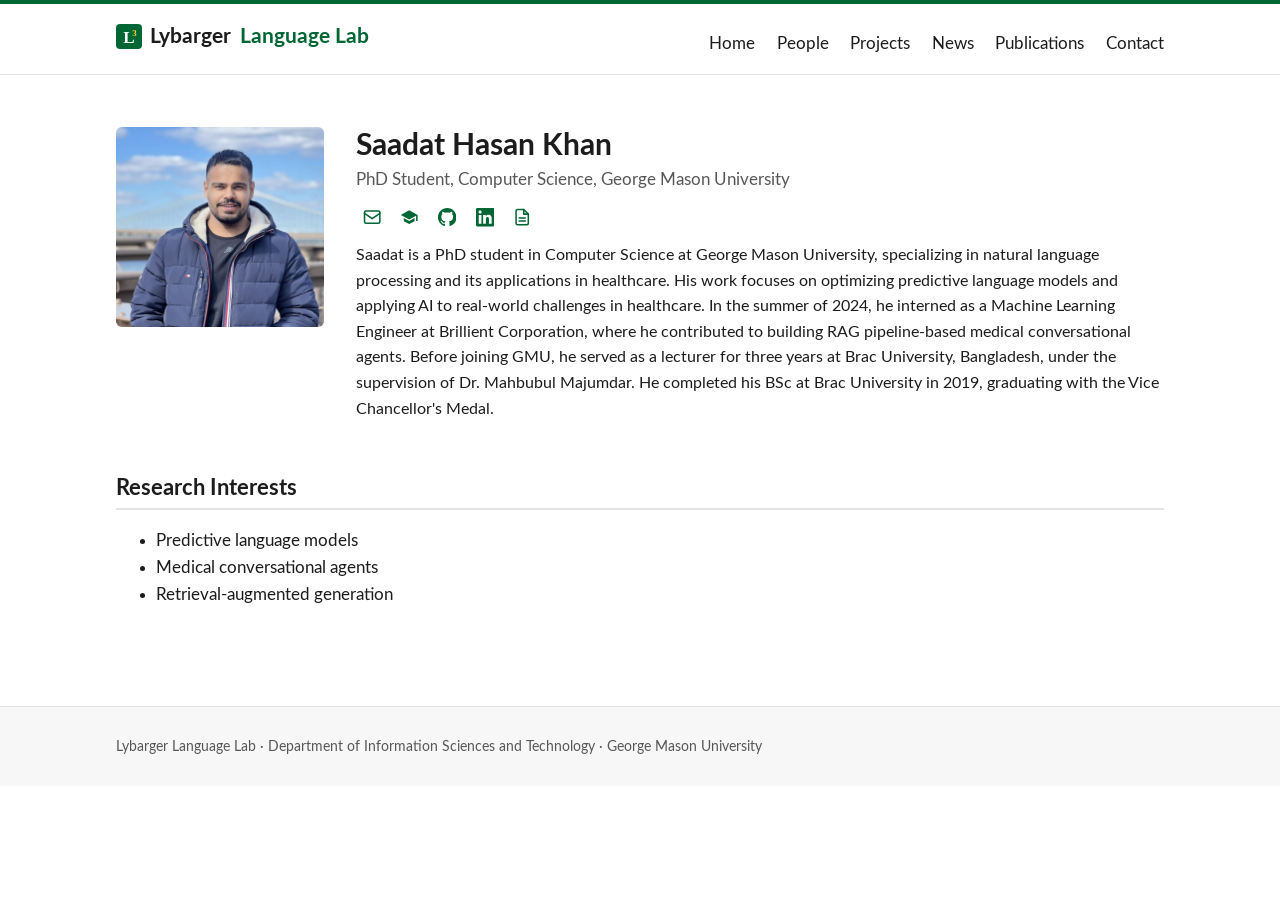
<file: site/saadat-khan.html>
<!DOCTYPE html>
<html lang="en">
<head>
<meta charset="utf-8">
<meta name="viewport" content="width=device-width, initial-scale=1">
<title>Saadat Hasan Khan - Lybarger Language Lab</title>
<meta name="description" content="Saadat Hasan Khan, PhD student in the Lybarger Language Lab at George Mason University: bio, research interests, and links.">
<meta property="og:site_name" content="Lybarger Language Lab">
<meta property="og:type" content="website">
<meta property="og:title" content="Saadat Hasan Khan - Lybarger Language Lab">
<meta property="og:description" content="Saadat Hasan Khan, PhD student in the Lybarger Language Lab at George Mason University: bio, research interests, and links.">
<meta property="og:url" content="https://www.lybargerlanguagelab.org/saadat-khan.html">
<meta property="og:image" content="https://www.lybargerlanguagelab.org/assets/images/social-card.png">
<meta property="og:image:alt" content="Lybarger Language Lab: natural language processing and AI for health, George Mason University">
<meta name="twitter:card" content="summary_large_image">
<link rel="canonical" href="https://www.lybargerlanguagelab.org/saadat-khan.html">
<link rel="icon" href="assets/images/favicon.svg" type="image/svg+xml">
<link rel="stylesheet" href="assets/css/styles.css">
<script type="application/ld+json">
{
  "@context": "https://schema.org",
  "@type": "Person",
  "name": "Saadat Hasan Khan",
  "jobTitle": "PhD Student",
  "url": "https://www.lybargerlanguagelab.org/saadat-khan.html",
  "email": "skhan225@gmu.edu",
  "worksFor": {"@type": "CollegeOrUniversity", "name": "George Mason University"},
  "sameAs": [
    "https://scholar.google.com/citations?user=rJOY1YoAAAAJ&hl=en",
    "https://github.com/SaadatKhan",
    "https://www.linkedin.com/in/saadatkhan97/"
  ]
}
</script>
</head>
<body>
<a class="skip-link" href="#main">Skip to content</a>
<header class="site-header">
  <div class="wrap header-inner">
    <a class="brand" href="index.html"><img class="brand-mark" src="assets/images/favicon.svg" alt="">Lybarger <span>Language Lab</span></a>
    <nav aria-label="Main">
      <ul>
        <li><a href="index.html">Home</a></li>
        <li><a href="people.html">People</a></li>
        <li><a href="projects.html">Projects</a></li>
        <li><a href="news.html">News</a></li>
        <li><a href="publications.html">Publications</a></li>
        <li><a href="contact.html">Contact</a></li>
      </ul>
    </nav>
  </div>
</header>
<main id="main" class="wrap">

<div class="person-wide member-header">
  <img class="headshot" src="assets/images/saadat-khan.jpeg" alt="Saadat Hasan Khan" width="200" height="200">
  <div>
    <h1>Saadat Hasan Khan</h1>
    <p class="role">PhD Student, Computer Science, George Mason University</p>
    <p class="link-row">
      <a class="icon-link" href="mailto:skhan225@gmu.edu" aria-label="Email" title="Email"><svg viewBox="0 0 24 24" fill="none" stroke="currentColor" stroke-width="2" stroke-linecap="round" stroke-linejoin="round" aria-hidden="true"><rect x="2" y="4" width="20" height="16" rx="2"/><path d="M2 7l10 7L22 7"/></svg></a>
      <a class="icon-link" href="https://scholar.google.com/citations?user=rJOY1YoAAAAJ&amp;hl=en" aria-label="Google Scholar" title="Google Scholar"><svg viewBox="0 0 24 24" fill="currentColor" aria-hidden="true"><path d="M12 3L1 9l11 6 9-4.91V17h2V9L12 3z"/><path d="M5 13.18v4L12 21l7-3.82v-4L12 17l-7-3.82z"/></svg></a>
      <a class="icon-link" href="https://github.com/SaadatKhan" aria-label="GitHub" title="GitHub"><svg viewBox="0 0 16 16" fill="currentColor" aria-hidden="true"><path d="M8 0C3.58 0 0 3.58 0 8c0 3.54 2.29 6.53 5.47 7.59.4.07.55-.17.55-.38 0-.19-.01-.82-.01-1.49-2.01.37-2.53-.49-2.69-.94-.09-.23-.48-.94-.82-1.13-.28-.15-.68-.52-.01-.53.63-.01 1.08.58 1.23.82.72 1.21 1.87.87 2.33.66.07-.52.28-.87.51-1.07-1.78-.2-3.64-.89-3.64-3.95 0-.87.31-1.59.82-2.15-.08-.2-.36-1.02.08-2.12 0 0 .67-.21 2.2.82.64-.18 1.32-.27 2-.27.68 0 1.36.09 2 .27 1.53-1.04 2.2-.82 2.2-.82.44 1.1.16 1.92.08 2.12.51.56.82 1.27.82 2.15 0 3.07-1.87 3.75-3.65 3.95.29.25.54.73.54 1.48 0 1.07-.01 1.93-.01 2.2 0 .21.15.46.55.38A8.01 8.01 0 0016 8c0-4.42-3.58-8-8-8z"/></svg></a>
      <a class="icon-link" href="https://www.linkedin.com/in/saadatkhan97/" aria-label="LinkedIn" title="LinkedIn"><svg viewBox="0 0 24 24" fill="currentColor" aria-hidden="true"><path d="M20.447 20.452h-3.554v-5.569c0-1.328-.027-3.037-1.852-3.037-1.853 0-2.136 1.445-2.136 2.939v5.667H9.351V9h3.414v1.561h.046c.477-.9 1.637-1.85 3.37-1.85 3.601 0 4.267 2.37 4.267 5.455v6.286zM5.337 7.433c-1.144 0-2.063-.926-2.063-2.065 0-1.138.92-2.063 2.063-2.063 1.14 0 2.064.925 2.064 2.063 0 1.139-.925 2.065-2.064 2.065zm1.782 13.019H3.555V9h3.564v11.452zM22.225 0H1.771C.792 0 0 .774 0 1.729v20.542C0 23.227.792 24 1.771 24h20.451C23.2 24 24 23.227 24 22.271V1.729C24 .774 23.2 0 22.225 0z"/></svg></a>
      <a class="icon-link" href="assets/docs/saadat-khan-cv.pdf" aria-label="CV" title="CV"><svg viewBox="0 0 24 24" fill="none" stroke="currentColor" stroke-width="2" stroke-linecap="round" stroke-linejoin="round" aria-hidden="true"><path d="M14 2H6a2 2 0 00-2 2v16a2 2 0 002 2h12a2 2 0 002-2V8z"/><path d="M14 2v6h6M8 13h8M8 17h8"/></svg></a>
    </p>
    <p class="person-bio">Saadat is a PhD student in Computer Science at George Mason University, specializing in natural language processing and its applications in healthcare. His work focuses on optimizing predictive language models and applying AI to real-world challenges in healthcare. In the summer of 2024, he interned as a Machine Learning Engineer at Brillient Corporation, where he contributed to building RAG pipeline-based medical conversational agents. Before joining GMU, he served as a lecturer for three years at Brac University, Bangladesh, under the supervision of Dr. Mahbubul Majumdar. He completed his BSc at Brac University in 2019, graduating with the Vice Chancellor's Medal.</p>
  </div>
</div>

<h2>Research Interests</h2>
<ul>
  <li>Predictive language models</li>
  <li>Medical conversational agents</li>
  <li>Retrieval-augmented generation</li>
</ul>

<!-- This page is yours. Add sections below as you like: Education, Selected
     Publications, Teaching, Talks, Projects, News. Use <h2> for section headings
     and plain HTML; keep the header, nav, and footer above and below unchanged so
     the page matches the rest of the site. Images go in assets/images/ (1000px
     max on the long side), PDFs in assets/docs/. See CONTRIBUTING.md. -->

</main>
<footer class="site-footer">
  <div class="wrap">
    <p>Lybarger Language Lab &middot; Department of Information Sciences and Technology &middot; George Mason University</p>
  </div>
</footer>
</body>
</html>
</file>
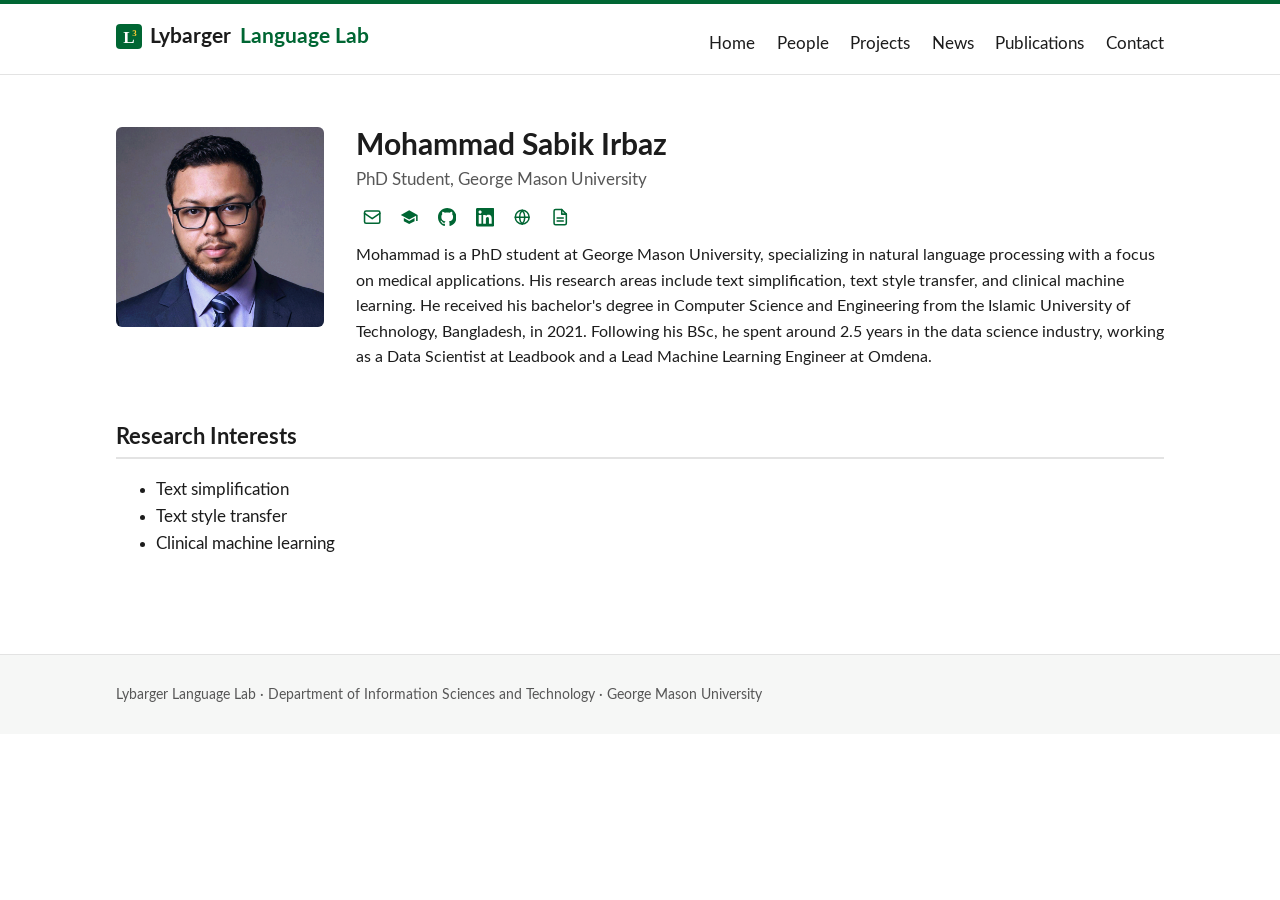
<file: site/sabik-irbaz.html>
<!DOCTYPE html>
<html lang="en">
<head>
<meta charset="utf-8">
<meta name="viewport" content="width=device-width, initial-scale=1">
<title>Mohammad Sabik Irbaz - Lybarger Language Lab</title>
<meta name="description" content="Mohammad Sabik Irbaz, PhD student in the Lybarger Language Lab at George Mason University: bio, research interests, and links.">
<meta property="og:site_name" content="Lybarger Language Lab">
<meta property="og:type" content="website">
<meta property="og:title" content="Mohammad Sabik Irbaz - Lybarger Language Lab">
<meta property="og:description" content="Mohammad Sabik Irbaz, PhD student in the Lybarger Language Lab at George Mason University: bio, research interests, and links.">
<meta property="og:url" content="https://www.lybargerlanguagelab.org/sabik-irbaz.html">
<meta property="og:image" content="https://www.lybargerlanguagelab.org/assets/images/social-card.png">
<meta property="og:image:alt" content="Lybarger Language Lab: natural language processing and AI for health, George Mason University">
<meta name="twitter:card" content="summary_large_image">
<link rel="canonical" href="https://www.lybargerlanguagelab.org/sabik-irbaz.html">
<link rel="icon" href="assets/images/favicon.svg" type="image/svg+xml">
<link rel="stylesheet" href="assets/css/styles.css">
<script type="application/ld+json">
{
  "@context": "https://schema.org",
  "@type": "Person",
  "name": "Mohammad Sabik Irbaz",
  "jobTitle": "PhD Student",
  "url": "https://www.lybargerlanguagelab.org/sabik-irbaz.html",
  "email": "mirbaz@gmu.edu",
  "worksFor": {"@type": "CollegeOrUniversity", "name": "George Mason University"},
  "sameAs": [
    "https://scholar.google.com/citations?user=PLdULx4AAAAJ",
    "https://github.com/msi1427",
    "https://www.linkedin.com/in/sabik-irbaz/",
    "https://msi1427.github.io/"
  ]
}
</script>
</head>
<body>
<a class="skip-link" href="#main">Skip to content</a>
<header class="site-header">
  <div class="wrap header-inner">
    <a class="brand" href="index.html"><img class="brand-mark" src="assets/images/favicon.svg" alt="">Lybarger <span>Language Lab</span></a>
    <nav aria-label="Main">
      <ul>
        <li><a href="index.html">Home</a></li>
        <li><a href="people.html">People</a></li>
        <li><a href="projects.html">Projects</a></li>
        <li><a href="news.html">News</a></li>
        <li><a href="publications.html">Publications</a></li>
        <li><a href="contact.html">Contact</a></li>
      </ul>
    </nav>
  </div>
</header>
<main id="main" class="wrap">

<div class="person-wide member-header">
  <img class="headshot" src="assets/images/sabik-irbaz.png" alt="Mohammad Sabik Irbaz" width="200" height="200">
  <div>
    <h1>Mohammad Sabik Irbaz</h1>
    <p class="role">PhD Student, George Mason University</p>
    <p class="link-row">
      <a class="icon-link" href="mailto:mirbaz@gmu.edu" aria-label="Email" title="Email"><svg viewBox="0 0 24 24" fill="none" stroke="currentColor" stroke-width="2" stroke-linecap="round" stroke-linejoin="round" aria-hidden="true"><rect x="2" y="4" width="20" height="16" rx="2"/><path d="M2 7l10 7L22 7"/></svg></a>
      <a class="icon-link" href="https://scholar.google.com/citations?user=PLdULx4AAAAJ" aria-label="Google Scholar" title="Google Scholar"><svg viewBox="0 0 24 24" fill="currentColor" aria-hidden="true"><path d="M12 3L1 9l11 6 9-4.91V17h2V9L12 3z"/><path d="M5 13.18v4L12 21l7-3.82v-4L12 17l-7-3.82z"/></svg></a>
      <a class="icon-link" href="https://github.com/msi1427" aria-label="GitHub" title="GitHub"><svg viewBox="0 0 16 16" fill="currentColor" aria-hidden="true"><path d="M8 0C3.58 0 0 3.58 0 8c0 3.54 2.29 6.53 5.47 7.59.4.07.55-.17.55-.38 0-.19-.01-.82-.01-1.49-2.01.37-2.53-.49-2.69-.94-.09-.23-.48-.94-.82-1.13-.28-.15-.68-.52-.01-.53.63-.01 1.08.58 1.23.82.72 1.21 1.87.87 2.33.66.07-.52.28-.87.51-1.07-1.78-.2-3.64-.89-3.64-3.95 0-.87.31-1.59.82-2.15-.08-.2-.36-1.02.08-2.12 0 0 .67-.21 2.2.82.64-.18 1.32-.27 2-.27.68 0 1.36.09 2 .27 1.53-1.04 2.2-.82 2.2-.82.44 1.1.16 1.92.08 2.12.51.56.82 1.27.82 2.15 0 3.07-1.87 3.75-3.65 3.95.29.25.54.73.54 1.48 0 1.07-.01 1.93-.01 2.2 0 .21.15.46.55.38A8.01 8.01 0 0016 8c0-4.42-3.58-8-8-8z"/></svg></a>
      <a class="icon-link" href="https://www.linkedin.com/in/sabik-irbaz/" aria-label="LinkedIn" title="LinkedIn"><svg viewBox="0 0 24 24" fill="currentColor" aria-hidden="true"><path d="M20.447 20.452h-3.554v-5.569c0-1.328-.027-3.037-1.852-3.037-1.853 0-2.136 1.445-2.136 2.939v5.667H9.351V9h3.414v1.561h.046c.477-.9 1.637-1.85 3.37-1.85 3.601 0 4.267 2.37 4.267 5.455v6.286zM5.337 7.433c-1.144 0-2.063-.926-2.063-2.065 0-1.138.92-2.063 2.063-2.063 1.14 0 2.064.925 2.064 2.063 0 1.139-.925 2.065-2.064 2.065zm1.782 13.019H3.555V9h3.564v11.452zM22.225 0H1.771C.792 0 0 .774 0 1.729v20.542C0 23.227.792 24 1.771 24h20.451C23.2 24 24 23.227 24 22.271V1.729C24 .774 23.2 0 22.225 0z"/></svg></a>
      <a class="icon-link" href="https://msi1427.github.io/" aria-label="Website" title="Website"><svg viewBox="0 0 24 24" fill="none" stroke="currentColor" stroke-width="2" stroke-linecap="round" stroke-linejoin="round" aria-hidden="true"><circle cx="12" cy="12" r="9"/><path d="M3 12h18M12 3a13.5 13.5 0 010 18M12 3a13.5 13.5 0 000 18"/></svg></a>
      <a class="icon-link" href="assets/docs/sabik-irbaz-cv.pdf" aria-label="CV" title="CV"><svg viewBox="0 0 24 24" fill="none" stroke="currentColor" stroke-width="2" stroke-linecap="round" stroke-linejoin="round" aria-hidden="true"><path d="M14 2H6a2 2 0 00-2 2v16a2 2 0 002 2h12a2 2 0 002-2V8z"/><path d="M14 2v6h6M8 13h8M8 17h8"/></svg></a>
    </p>
    <p class="person-bio">Mohammad is a PhD student at George Mason University, specializing in natural language processing with a focus on medical applications. His research areas include text simplification, text style transfer, and clinical machine learning. He received his bachelor's degree in Computer Science and Engineering from the Islamic University of Technology, Bangladesh, in 2021. Following his BSc, he spent around 2.5 years in the data science industry, working as a Data Scientist at Leadbook and a Lead Machine Learning Engineer at Omdena.</p>
  </div>
</div>

<h2>Research Interests</h2>
<ul>
  <li>Text simplification</li>
  <li>Text style transfer</li>
  <li>Clinical machine learning</li>
</ul>

<!-- This page is yours. Add sections below as you like: Education, Selected
     Publications, Teaching, Talks, Projects, News. Use <h2> for section headings
     and plain HTML; keep the header, nav, and footer above and below unchanged so
     the page matches the rest of the site. Images go in assets/images/ (1000px
     max on the long side), PDFs in assets/docs/. See CONTRIBUTING.md. -->

</main>
<footer class="site-footer">
  <div class="wrap">
    <p>Lybarger Language Lab &middot; Department of Information Sciences and Technology &middot; George Mason University</p>
  </div>
</footer>
</body>
</html>
</file>
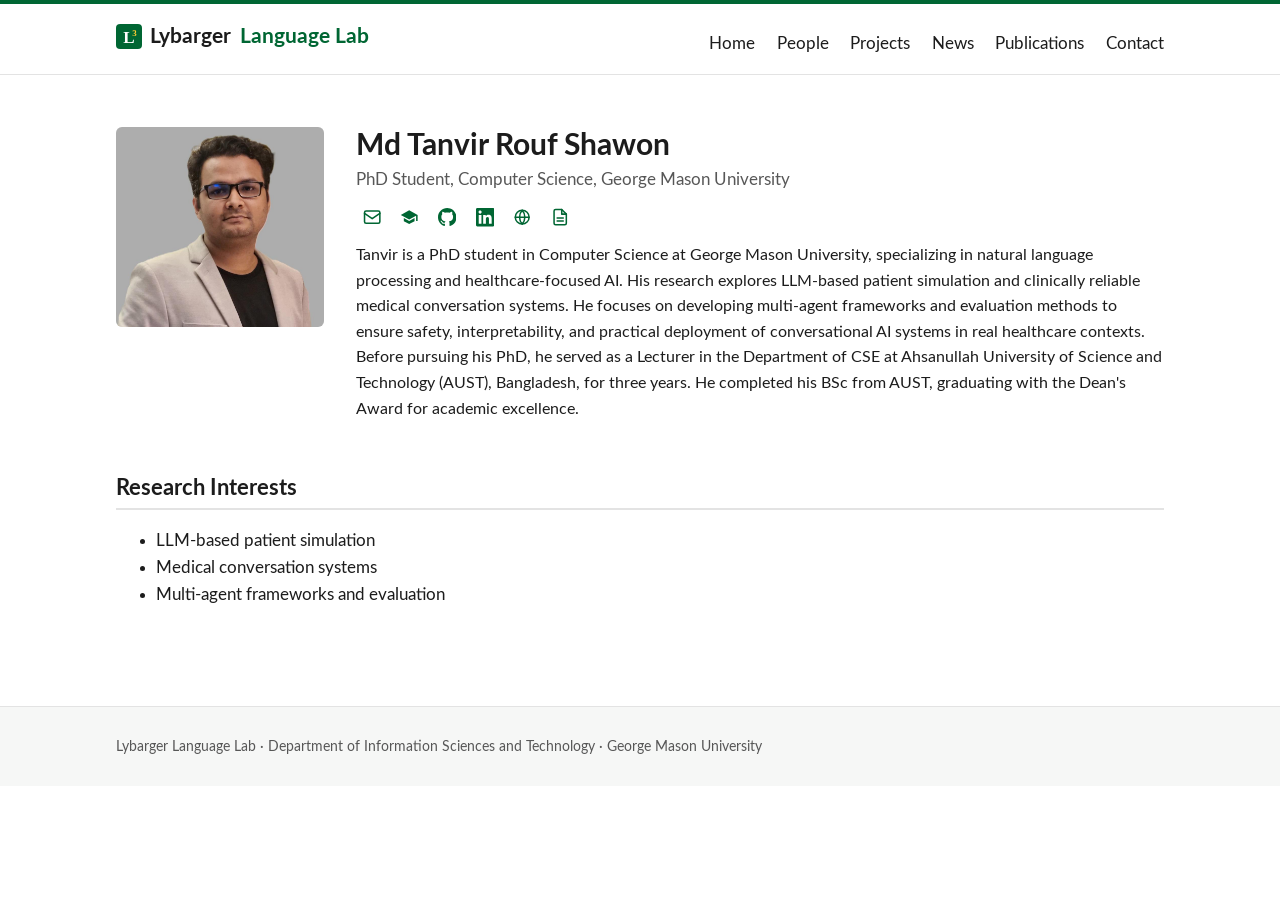
<file: site/tanvir-shawon.html>
<!DOCTYPE html>
<html lang="en">
<head>
<meta charset="utf-8">
<meta name="viewport" content="width=device-width, initial-scale=1">
<title>Md Tanvir Rouf Shawon - Lybarger Language Lab</title>
<meta name="description" content="Md Tanvir Rouf Shawon, PhD student in the Lybarger Language Lab at George Mason University: bio, research interests, and links.">
<meta property="og:site_name" content="Lybarger Language Lab">
<meta property="og:type" content="website">
<meta property="og:title" content="Md Tanvir Rouf Shawon - Lybarger Language Lab">
<meta property="og:description" content="Md Tanvir Rouf Shawon, PhD student in the Lybarger Language Lab at George Mason University: bio, research interests, and links.">
<meta property="og:url" content="https://www.lybargerlanguagelab.org/tanvir-shawon.html">
<meta property="og:image" content="https://www.lybargerlanguagelab.org/assets/images/social-card.png">
<meta property="og:image:alt" content="Lybarger Language Lab: natural language processing and AI for health, George Mason University">
<meta name="twitter:card" content="summary_large_image">
<link rel="canonical" href="https://www.lybargerlanguagelab.org/tanvir-shawon.html">
<link rel="icon" href="assets/images/favicon.svg" type="image/svg+xml">
<link rel="stylesheet" href="assets/css/styles.css">
<script type="application/ld+json">
{
  "@context": "https://schema.org",
  "@type": "Person",
  "name": "Md Tanvir Rouf Shawon",
  "jobTitle": "PhD Student",
  "url": "https://www.lybargerlanguagelab.org/tanvir-shawon.html",
  "email": "mshawon@gmu.edu",
  "worksFor": {"@type": "CollegeOrUniversity", "name": "George Mason University"},
  "sameAs": [
    "https://scholar.google.com/citations?user=jCObHL4AAAAJ&hl=en&oi=ao",
    "https://github.com/shawon-tanvir",
    "https://www.linkedin.com/in/shawon-tanvir/",
    "https://shawon-tanvir.github.io"
  ]
}
</script>
</head>
<body>
<a class="skip-link" href="#main">Skip to content</a>
<header class="site-header">
  <div class="wrap header-inner">
    <a class="brand" href="index.html"><img class="brand-mark" src="assets/images/favicon.svg" alt="">Lybarger <span>Language Lab</span></a>
    <nav aria-label="Main">
      <ul>
        <li><a href="index.html">Home</a></li>
        <li><a href="people.html">People</a></li>
        <li><a href="projects.html">Projects</a></li>
        <li><a href="news.html">News</a></li>
        <li><a href="publications.html">Publications</a></li>
        <li><a href="contact.html">Contact</a></li>
      </ul>
    </nav>
  </div>
</header>
<main id="main" class="wrap">

<div class="person-wide member-header">
  <img class="headshot" src="assets/images/tanvir-shawon.jpg" alt="Md Tanvir Rouf Shawon" width="200" height="200">
  <div>
    <h1>Md Tanvir Rouf Shawon</h1>
    <p class="role">PhD Student, Computer Science, George Mason University</p>
    <p class="link-row">
      <a class="icon-link" href="mailto:mshawon@gmu.edu" aria-label="Email" title="Email"><svg viewBox="0 0 24 24" fill="none" stroke="currentColor" stroke-width="2" stroke-linecap="round" stroke-linejoin="round" aria-hidden="true"><rect x="2" y="4" width="20" height="16" rx="2"/><path d="M2 7l10 7L22 7"/></svg></a>
      <a class="icon-link" href="https://scholar.google.com/citations?user=jCObHL4AAAAJ&amp;hl=en&amp;oi=ao" aria-label="Google Scholar" title="Google Scholar"><svg viewBox="0 0 24 24" fill="currentColor" aria-hidden="true"><path d="M12 3L1 9l11 6 9-4.91V17h2V9L12 3z"/><path d="M5 13.18v4L12 21l7-3.82v-4L12 17l-7-3.82z"/></svg></a>
      <a class="icon-link" href="https://github.com/shawon-tanvir" aria-label="GitHub" title="GitHub"><svg viewBox="0 0 16 16" fill="currentColor" aria-hidden="true"><path d="M8 0C3.58 0 0 3.58 0 8c0 3.54 2.29 6.53 5.47 7.59.4.07.55-.17.55-.38 0-.19-.01-.82-.01-1.49-2.01.37-2.53-.49-2.69-.94-.09-.23-.48-.94-.82-1.13-.28-.15-.68-.52-.01-.53.63-.01 1.08.58 1.23.82.72 1.21 1.87.87 2.33.66.07-.52.28-.87.51-1.07-1.78-.2-3.64-.89-3.64-3.95 0-.87.31-1.59.82-2.15-.08-.2-.36-1.02.08-2.12 0 0 .67-.21 2.2.82.64-.18 1.32-.27 2-.27.68 0 1.36.09 2 .27 1.53-1.04 2.2-.82 2.2-.82.44 1.1.16 1.92.08 2.12.51.56.82 1.27.82 2.15 0 3.07-1.87 3.75-3.65 3.95.29.25.54.73.54 1.48 0 1.07-.01 1.93-.01 2.2 0 .21.15.46.55.38A8.01 8.01 0 0016 8c0-4.42-3.58-8-8-8z"/></svg></a>
      <a class="icon-link" href="https://www.linkedin.com/in/shawon-tanvir/" aria-label="LinkedIn" title="LinkedIn"><svg viewBox="0 0 24 24" fill="currentColor" aria-hidden="true"><path d="M20.447 20.452h-3.554v-5.569c0-1.328-.027-3.037-1.852-3.037-1.853 0-2.136 1.445-2.136 2.939v5.667H9.351V9h3.414v1.561h.046c.477-.9 1.637-1.85 3.37-1.85 3.601 0 4.267 2.37 4.267 5.455v6.286zM5.337 7.433c-1.144 0-2.063-.926-2.063-2.065 0-1.138.92-2.063 2.063-2.063 1.14 0 2.064.925 2.064 2.063 0 1.139-.925 2.065-2.064 2.065zm1.782 13.019H3.555V9h3.564v11.452zM22.225 0H1.771C.792 0 0 .774 0 1.729v20.542C0 23.227.792 24 1.771 24h20.451C23.2 24 24 23.227 24 22.271V1.729C24 .774 23.2 0 22.225 0z"/></svg></a>
      <a class="icon-link" href="https://shawon-tanvir.github.io" aria-label="Website" title="Website"><svg viewBox="0 0 24 24" fill="none" stroke="currentColor" stroke-width="2" stroke-linecap="round" stroke-linejoin="round" aria-hidden="true"><circle cx="12" cy="12" r="9"/><path d="M3 12h18M12 3a13.5 13.5 0 010 18M12 3a13.5 13.5 0 000 18"/></svg></a>
      <a class="icon-link" href="assets/docs/tanvir-shawon-cv.pdf" aria-label="CV" title="CV"><svg viewBox="0 0 24 24" fill="none" stroke="currentColor" stroke-width="2" stroke-linecap="round" stroke-linejoin="round" aria-hidden="true"><path d="M14 2H6a2 2 0 00-2 2v16a2 2 0 002 2h12a2 2 0 002-2V8z"/><path d="M14 2v6h6M8 13h8M8 17h8"/></svg></a>
    </p>
    <p class="person-bio">Tanvir is a PhD student in Computer Science at George Mason University, specializing in natural language processing and healthcare-focused AI. His research explores LLM-based patient simulation and clinically reliable medical conversation systems. He focuses on developing multi-agent frameworks and evaluation methods to ensure safety, interpretability, and practical deployment of conversational AI systems in real healthcare contexts. Before pursuing his PhD, he served as a Lecturer in the Department of CSE at Ahsanullah University of Science and Technology (AUST), Bangladesh, for three years. He completed his BSc from AUST, graduating with the Dean's Award for academic excellence.</p>
  </div>
</div>

<h2>Research Interests</h2>
<ul>
  <li>LLM-based patient simulation</li>
  <li>Medical conversation systems</li>
  <li>Multi-agent frameworks and evaluation</li>
</ul>

<!-- This page is yours. Add sections below as you like: Education, Selected
     Publications, Teaching, Talks, Projects, News. Use <h2> for section headings
     and plain HTML; keep the header, nav, and footer above and below unchanged so
     the page matches the rest of the site. Images go in assets/images/ (1000px
     max on the long side), PDFs in assets/docs/. See CONTRIBUTING.md. -->

</main>
<footer class="site-footer">
  <div class="wrap">
    <p>Lybarger Language Lab &middot; Department of Information Sciences and Technology &middot; George Mason University</p>
  </div>
</footer>
</body>
</html>
</file>
<file: site/assets/css/styles.css>
/* Lybarger Language Lab - single site stylesheet.
   Mobile-first. No framework, no preprocessor.
   Palette: neutral base, Mason green accent, gold reserved for focus. */

@font-face {
  font-family: "Lato";
  src: url("../fonts/lato-regular.woff2") format("woff2");
  font-weight: 400;
  font-style: normal;
  font-display: swap;
}

@font-face {
  font-family: "Lato";
  src: url("../fonts/lato-semibold.woff2") format("woff2");
  font-weight: 600;
  font-style: normal;
  font-display: swap;
}

@font-face {
  font-family: "Lato";
  src: url("../fonts/lato-bold.woff2") format("woff2");
  font-weight: 700;
  font-style: normal;
  font-display: swap;
}

:root {
  --green: #006633;
  --green-dark: #004d26;
  --gold: #ffcc33;
  --text: #1c1c1c;
  --muted: #575757;
  --rule: #e3e3e3;
  --bg: #ffffff;
  --bg-soft: #f6f7f6;
  --content: 68rem;
}

* { box-sizing: border-box; }

html { scroll-behavior: smooth; }

body {
  margin: 0;
  font-family: "Lato", "Segoe UI", "Helvetica Neue", Arial, system-ui, sans-serif;
  font-size: 1.0625rem;
  line-height: 1.6;
  color: var(--text);
  background: var(--bg);
}

.wrap {
  max-width: var(--content);
  margin-inline: auto;
  padding-inline: 1.25rem;
}

/* ---------- chrome ---------- */

.skip-link {
  position: absolute;
  left: -999px;
  top: 0;
  background: var(--green);
  color: #fff;
  padding: 0.5rem 1rem;
  z-index: 10;
}

.skip-link:focus { left: 0; }

.site-header {
  border-top: 4px solid var(--green);
  border-bottom: 1px solid var(--rule);
  background: var(--bg);
}

.header-inner {
  display: flex;
  flex-wrap: wrap;
  align-items: baseline;
  justify-content: space-between;
  gap: 0.25rem 2rem;
  padding-block: 1rem;
}

.brand {
  display: inline-flex;
  align-items: center;
  gap: 0.55rem;
  font-size: 1.3rem;
  font-weight: 700;
  color: var(--text);
  text-decoration: none;
  white-space: nowrap;
}

.brand-mark { width: 1.6rem; height: 1.6rem; }

.brand span { color: var(--green); }

.site-header nav ul {
  list-style: none;
  display: flex;
  flex-wrap: wrap;
  gap: 0.25rem 1.35rem;
  margin: 0;
  padding: 0;
}

.site-header nav a {
  color: var(--text);
  text-decoration: none;
  padding-block: 0.25rem;
  border-bottom: 2px solid transparent;
}

.site-header nav a:hover { border-bottom-color: var(--green); }

.site-header nav a[aria-current="page"] {
  color: var(--green);
  font-weight: 600;
  border-bottom-color: var(--green);
}

main { padding-block: 2.25rem 3rem; }

.site-footer {
  border-top: 1px solid var(--rule);
  background: var(--bg-soft);
  color: var(--muted);
  font-size: 0.9rem;
  padding-block: 1.5rem;
  margin-top: 2rem;
}

.site-footer p { margin: 0.25rem 0; }

/* ---------- typography ---------- */

h1 { font-size: 1.9rem; line-height: 1.25; margin: 0 0 1rem; }

h2 {
  font-size: 1.4rem;
  line-height: 1.3;
  margin: 2.25rem 0 0.75rem;
  padding-bottom: 0.3rem;
  border-bottom: 2px solid var(--rule);
}

h3 { font-size: 1.15rem; margin: 1.5rem 0 0.5rem; }

p { margin: 0 0 1rem; }

a { color: var(--green); }

a:hover { color: var(--green-dark); }

:focus-visible {
  outline: 3px solid var(--gold);
  outline-offset: 2px;
}

.lede {
  font-size: 1.15rem;
}

.muted { color: var(--muted); }

.btn {
  display: inline-block;
  background: var(--green);
  color: #fff;
  text-decoration: none;
  padding: 0.55rem 1.1rem;
  border-radius: 4px;
  font-weight: 600;
}

.btn:hover { background: var(--green-dark); color: #fff; }

/* ---------- notice block (standing announcements, e.g. recruiting) ---------- */

.notice {
  background: var(--bg-soft);
  border-left: 4px solid var(--green);
  border-radius: 0 4px 4px 0;
  padding: 1.1rem 1.4rem 1.2rem;
  margin: 2.25rem 0;
}

.notice h2 {
  margin: 0 0 0.6rem;
  font-size: 1.25rem;
  padding-bottom: 0;
  border-bottom: 0;
}

.notice p { margin: 0 0 0.8rem; }

.notice p:last-child { margin-bottom: 0; }

.notice:target { outline: 3px solid var(--gold); outline-offset: 3px; }

/* ---------- cards (people, projects, home team strip) ---------- */

.cards {
  display: grid;
  /* 19rem minimum caps the grid at three columns inside the 68rem
     content width, so five students break 3 + 2, never 4 + 1. */
  grid-template-columns: repeat(auto-fill, minmax(19rem, 1fr));
  gap: 1.75rem;
  padding: 0;
  margin: 1rem 0;
  list-style: none;
}

.card h3 { margin: 0.6rem 0 0.1rem; }

.card .role { color: var(--muted); margin: 0 0 0.4rem; }

.headshot {
  width: 100%;
  aspect-ratio: 1 / 1;
  object-fit: cover;
  /* Anchor the square crop to the top of the photo so portrait
     images lose their bottom, not the tops of heads. */
  object-position: top;
  border-radius: 6px;
  background: var(--bg-soft);
  display: block;
}

.link-row {
  font-size: 0.9rem;
  margin: 0 0 0.6rem;
  display: flex;
  flex-wrap: wrap;
  gap: 0.35rem;
}

.link-row a { white-space: nowrap; }

.icon-link {
  display: inline-flex;
  align-items: center;
  justify-content: center;
  width: 2rem;
  height: 2rem;
  border-radius: 5px;
  color: var(--green);
}

.icon-link svg { width: 1.15rem; height: 1.15rem; }

.icon-link:hover {
  color: #ffffff;
  background: var(--green);
}

.person-bio { font-size: 0.95rem; }

.person-wide {
  display: grid;
  grid-template-columns: 1fr;
  gap: 0.5rem 2rem;
  margin: 1rem 0 2rem;
}

@media (min-width: 42rem) {
  .person-wide { grid-template-columns: 13rem 1fr; align-items: start; }
}

.person-wide .headshot { max-width: 13rem; }

.person-wide h3 { margin: 0 0 0.1rem; font-size: 1.3rem; }

.person-wide .person-bio { font-size: 1rem; }

/* People cards link to member pages. Photo and name share one anchor on
   the grid cards (same reasoning as .team-strip a). On the wide faculty
   entry the grid separates them, so the photo gets its own anchor, hidden
   from keyboard and assistive tech (tabindex=-1, aria-hidden) so the name
   link stays the single target. */
.card-link {
  display: block;
  color: inherit;
  text-decoration: none;
}

.card-link h3,
h3 > .card-link { color: var(--green); }

.card-link:hover h3,
.card-link:focus-visible h3,
h3 > .card-link:hover,
h3 > .card-link:focus-visible { text-decoration: underline; }

/* Hovering the wide entry's photo underlines its name too. */
.person-wide:has(> .card-link:hover) h3 > .card-link { text-decoration: underline; }

.card-link:focus-visible {
  outline: 3px solid var(--gold);
  outline-offset: 3px;
  border-radius: 6px;
}

.person-teaser { font-size: 0.95rem; margin: 0 0 0.4rem; }

.interests {
  font-size: 0.9rem;
  color: var(--muted);
  margin: 0 0 0.6rem;
}

.interests strong { color: var(--text); font-weight: 600; }

/* Member page header: the same two-column block as the wide People entry,
   with an h1 in place of the h3. */
.member-header { margin-bottom: 1.5rem; }

.member-header h1 { margin: 0 0 0.1rem; }

.member-header .role { color: var(--muted); margin: 0 0 0.5rem; }

.hero-img {
  display: block;
  width: 100%;
  height: auto;
  border-radius: 8px;
  margin: 0 0 1.75rem;
}

.team-strip {
  display: grid;
  grid-template-columns: repeat(auto-fill, minmax(7.5rem, 1fr));
  gap: 1.25rem;
  list-style: none;
  padding: 0;
  margin: 1rem 0;
  text-align: center;
}

.team-strip img { border-radius: 50%; }

/* Each strip entry is one link covering photo and name, so keyboard and
   screen reader users get a single target per person, not two adjacent
   links to the same place. */
.team-strip a {
  display: block;
  color: inherit;
  text-decoration: none;
}

.team-strip a span { display: block; margin-top: 0.35rem; }

.team-strip a:hover span,
.team-strip a:focus-visible span { text-decoration: underline; }

.team-strip a:hover img {
  box-shadow: 0 0 0 3px var(--bg), 0 0 0 5px var(--green);
}

.team-strip a:focus-visible {
  outline: 3px solid var(--gold);
  outline-offset: 3px;
  border-radius: 6px;
}

/* Arriving from a home-page team-strip link: mark the person who was asked
   for. An outline, not the padded inset bar used for news items: cards are
   grid items, and padding would resize the headshot and shift the row. */
.person-wide, .card { scroll-margin-block-start: 2rem; }

.person-wide:target,
.card:target {
  outline: 3px solid var(--gold);
  outline-offset: 0.6rem;
  border-radius: 4px;
}

/* ---------- news ---------- */

.news-item {
  border-bottom: 1px solid var(--rule);
  padding-block: 1.1rem;
  scroll-margin-block-start: 1.5rem;
}

/* Arriving from a home-page headline: mark the item that was asked for.
   The rule is an inset shadow, not a border, so nothing shifts. */
.news-item:target {
  background: var(--bg-soft);
  box-shadow: inset 0.25rem 0 0 var(--gold);
  padding-inline: 1rem;
  margin-inline: -1rem;
}

/* Home strip headlines link to the matching item on the News page.
   Underline on hover only: four underlined headings in a row is noisy. */
.news-item h3 a { text-decoration: none; }

.news-item h3 a:hover,
.news-item h3 a:focus-visible { text-decoration: underline; }

/* Home strip: every item is one link wrapping a thumbnail and its date and
   headline, thumbnail left, text right, so keyboard and screen reader users
   get a single target per item. Thumbnails are recognition cues, cropped to
   one 3:2 box and carrying alt=""; the headline says what the item is. Every
   news item ships with an image (decision log, 2026-10-26). */
.news-item-featured {
  display: flex;
  align-items: center;
  gap: 1rem;
  color: inherit;
  text-decoration: none;
}

.news-item-featured img {
  flex: 0 0 6rem;
  width: 6rem;
  height: 4rem;
  object-fit: cover;
  border-radius: 6px;
}

@media (min-width: 42rem) {
  .news-item-featured img {
    flex-basis: 8rem;
    width: 8rem;
    height: 5.333rem;
  }
}

.news-item-featured h3 { color: var(--green); }

.news-item-featured:hover h3,
.news-item-featured:focus-visible h3 { text-decoration: underline; }

.news-item:last-of-type { border-bottom: none; }

.news-item h2, .news-item h3 {
  border: none;
  margin: 0.15rem 0 0.4rem;
  font-size: 1.15rem;
  padding: 0;
}

.news-figure {
  display: block;
  width: 100%;
  max-width: 32rem;
  height: auto;
  border-radius: 6px;
  margin: 0.6rem 0 0.75rem;
}

/* Wide labeled diagram, such as a graphical abstract, opt-in on the image:
   class="news-figure news-figure-wide", on a stacked item (not news-side).
   It spans the column so its text stays as large as the layout allows, and
   it sits in a.news-figure-link pointing at the file, so a reader can open
   it full size. */
.news-figure-link {
  display: block;
  width: fit-content;
  max-width: 100%;
}

.news-figure-wide { max-width: 100%; }

/* Figure beside the text, opt-in: class="news-item news-side". The figure
   takes the left column across all rows; date, headline, and text fill the
   right column in source order. Below 56rem the item stacks exactly like a
   plain one, so the markup is the same either way. */
@media (min-width: 56rem) {
  .news-side {
    display: grid;
    grid-template-columns: minmax(0, 1fr) minmax(0, 1fr);
    grid-template-rows: auto auto 1fr;
    column-gap: 1.5rem;
  }
  .news-side > * { grid-column: 2; }
  .news-side > .news-figure {
    grid-column: 1;
    grid-row: 1 / -1;
    margin: 0.3rem 0 0;
    /* Cap height so a tall flyer sits beside its text instead of running
       far past it; a wide diagram never reaches the cap. */
    width: auto;
    max-width: 100%;
    max-height: 24rem;
  }
}

.news-item p:last-child { margin-bottom: 0; }

.news-item time {
  color: var(--muted);
  font-size: 0.9rem;
}

/* ---------- publications ---------- */

.pub-list {
  list-style: none;
  padding: 0;
  margin: 0.5rem 0 1.5rem;
}

.pub-list li {
  margin-bottom: 0.9rem;
  padding-left: 1.1rem;
  border-left: 3px solid var(--rule);
  font-size: 0.97rem;
}

.highlight-grid {
  display: grid;
  grid-template-columns: repeat(auto-fill, minmax(18rem, 1fr));
  gap: 1.25rem;
  list-style: none;
  padding: 0;
  margin: 1rem 0 1.5rem;
}

.highlight-card {
  border: 1px solid var(--rule);
  border-top: 4px solid var(--green);
  border-radius: 6px;
  padding: 1rem 1.1rem;
  font-size: 0.95rem;
}

.highlight-card .title {
  display: block;
  font-weight: 600;
  line-height: 1.4;
  margin-bottom: 0.4rem;
}

.highlight-card p { margin: 0 0 0.35rem; }

.highlight-card .card-authors { font-size: 0.9rem; }

.highlight-card .venue { color: var(--muted); font-size: 0.9rem; }

.award {
  display: inline-block;
  color: var(--green-dark);
  background: #fff7dd;
  border: 1px solid var(--gold);
  border-radius: 4px;
  padding: 0 0.45rem;
  font-size: 0.85rem;
  font-weight: 600;
}

details.pub-collapse summary {
  cursor: pointer;
  list-style-position: outside;
}

details.pub-collapse summary h2 {
  display: inline-block;
  margin: 2.25rem 0 0.75rem;
  width: calc(100% - 2rem);
  vertical-align: top;
}

/* ---------- projects ---------- */

.badge {
  display: inline-block;
  vertical-align: middle;
  margin-right: 0.4rem;
  padding: 0.15rem 0.55rem;
  border-radius: 999px;
  background: var(--green);
  color: #fff;
  font-size: 0.7rem;
  font-weight: 700;
  letter-spacing: 0.03em;
  text-transform: uppercase;
}

/* Sidebar + content on wide screens; the sidebar becomes a pill row above
   the content on narrow ones. */
.project-layout {
  margin-top: 2rem;
  display: grid;
  grid-template-columns: minmax(0, 1fr);
  gap: 1.5rem;
}

.project-nav ul {
  list-style: none;
  display: flex;
  flex-wrap: wrap;
  gap: 0.4rem;
  padding: 0;
  margin: 0 0 1rem;
}

.project-nav a {
  display: flex;
  align-items: center;
  gap: 0.5rem;
  padding: 0.4rem 0.8rem;
  border: 1px solid var(--rule);
  border-radius: 999px;
  color: var(--text);
  text-decoration: none;
  font-size: 0.93rem;
}

.project-nav svg { width: 1rem; height: 1rem; flex-shrink: 0; }

.project-nav a:hover { background: var(--bg-soft); color: var(--green); }

.project-nav a[aria-current] {
  background: var(--bg-soft);
  color: var(--green);
  font-weight: 600;
  border-color: var(--green);
}

@media (min-width: 56rem) {
  .project-layout {
    grid-template-columns: 13rem minmax(0, 1fr);
    gap: 2.5rem;
    align-items: start;
  }

  .project-nav { position: sticky; top: 1.5rem; }

  .project-nav ul { flex-direction: column; gap: 0.15rem; margin-bottom: 1.5rem; }

  .project-nav a {
    border: none;
    border-left: 3px solid transparent;
    border-radius: 0 6px 6px 0;
  }

  .project-nav a[aria-current] { border-left-color: var(--green); }
}

.area-section {
  padding-bottom: 2.5rem;
  margin-bottom: 2.5rem;
  border-bottom: 1px solid var(--rule);
  scroll-margin-block-start: 1.5rem;
}

.area-section:last-of-type { border-bottom: none; }

.area-header {
  display: flex;
  align-items: center;
  gap: 1rem;
  margin-bottom: 1.25rem;
}

.area-header h2 {
  margin: 0;
  padding: 0;
  border: none;
  font-size: 1.6rem;
}

.area-kicker {
  margin: 0 0 0.2rem;
  font-size: 0.85rem;
  font-weight: 600;
  color: var(--muted);
}

.area-icon {
  display: inline-flex;
  align-items: center;
  justify-content: center;
  flex-shrink: 0;
  width: 3.25rem;
  height: 3.25rem;
  border-radius: 50%;
  background: var(--bg-soft);
  color: var(--green);
}

.area-icon svg { width: 1.6rem; height: 1.6rem; }

.area-body {
  display: grid;
  grid-template-columns: minmax(0, 1fr);
  gap: 1.5rem;
}

@media (min-width: 48rem) {
  .area-body { grid-template-columns: minmax(0, 1fr) 17rem; }
}

.area-story h3,
.papers-heading {
  font-size: 0.8rem;
  letter-spacing: 0.06em;
  text-transform: uppercase;
  color: var(--green);
  margin: 1.25rem 0 0.4rem;
}

.area-story h3:first-child { margin-top: 0; }

.papers-heading { margin: 1.75rem 0 0.75rem; }

.approach-list { list-style: none; padding: 0; margin: 0; }

.approach-list li {
  position: relative;
  padding-left: 1.1rem;
  margin-bottom: 0.6rem;
}

.approach-list li::before {
  content: "";
  position: absolute;
  left: 0;
  top: 0.65em;
  width: 0.45rem;
  height: 0.45rem;
  border-radius: 50%;
  background: var(--gold);
}

.area-facts {
  align-self: start;
  background: var(--bg-soft);
  border-radius: 8px;
  padding: 1.1rem 1.2rem;
  font-size: 0.92rem;
}

.area-figure {
  display: block;
  width: 100%;
  height: auto;
  border-radius: 6px;
  margin: 0 0 0.9rem;
  background: var(--bg);
}

.area-facts dl { margin: 0; }

.area-facts dt {
  font-size: 0.75rem;
  font-weight: 700;
  letter-spacing: 0.05em;
  text-transform: uppercase;
  color: var(--muted);
  margin-top: 0.8rem;
}

.area-facts dt:first-child { margin-top: 0; }

.area-facts dd { margin: 0.2rem 0 0; }

.people-row {
  list-style: none;
  display: flex;
  flex-wrap: wrap;
  gap: 0.6rem 0.9rem;
  padding: 0;
  margin: 0.35rem 0 0;
}

.people-row a {
  display: flex;
  flex-direction: column;
  align-items: center;
  gap: 0.25rem;
  font-size: 0.8rem;
  color: var(--text);
  text-decoration: none;
}

.people-row img {
  width: 2.5rem;
  height: 2.5rem;
  border-radius: 50%;
  object-fit: cover;
  object-position: top;
}

.people-row a:hover { color: var(--green); }

.people-row a:hover img { box-shadow: 0 0 0 2px var(--bg-soft), 0 0 0 4px var(--green); }

.resources-note {
  margin: 0.9rem 0 0;
  font-size: 0.88rem;
  font-style: italic;
  color: var(--muted);
}

/* Home-page tabs: one tab per project/area, one card per paper. */
.tabs { margin: 1rem 0 1.5rem; }

.tab-list {
  display: flex;
  flex-wrap: wrap;
  gap: 0.25rem;
  border-bottom: 2px solid var(--rule);
}

.tab {
  display: inline-flex;
  align-items: center;
  gap: 0.45rem;
  font: inherit;
  font-size: 0.95rem;
  font-weight: 600;
  padding: 0.65rem 1rem;
  margin-bottom: -2px;
  border: none;
  border-bottom: 3px solid transparent;
  background: none;
  color: var(--muted);
  cursor: pointer;
}

.tab svg { width: 1.05rem; height: 1.05rem; flex-shrink: 0; }

.tab:hover { color: var(--green); background: var(--bg-soft); }

.tab[aria-selected="true"] {
  color: var(--green);
  border-bottom-color: var(--green);
}

/* Without JS the tab buttons do nothing, so hide them and show every panel. */
.tabs:not(.tabs-ready) .tab-list { display: none; }

.tab-panel { padding-top: 1.25rem; }

.tabs:not(.tabs-ready) .tab-panel + .tab-panel {
  border-top: 1px solid var(--rule);
  margin-top: 1.5rem;
}

.tab-panel h3 { margin: 0 0 0.4rem; font-size: 1.25rem; }

.tab-summary { color: var(--muted); margin: 0 0 1.1rem; }

.paper-grid {
  display: grid;
  grid-template-columns: repeat(auto-fill, minmax(16rem, 1fr));
  gap: 1rem;
  list-style: none;
  padding: 0;
  margin: 0;
}

.paper-card {
  display: flex;
  flex-direction: column;
  border: 1px solid var(--rule);
  border-left: 4px solid var(--green);
  border-radius: 6px;
  padding: 0.9rem 1rem 1rem;
  background: var(--bg);
}

.paper-venue {
  font-size: 0.8rem;
  font-weight: 600;
  letter-spacing: 0.02em;
  text-transform: uppercase;
  color: var(--muted);
  margin: 0 0 0.45rem;
}

.paper-status {
  display: inline-block;
  margin-left: 0.3rem;
  padding: 0 0.45rem;
  border: 1px solid var(--gold);
  border-radius: 4px;
  background: #fff7dd;
  color: var(--green-dark);
  font-size: 0.72rem;
  text-transform: none;
  letter-spacing: 0;
}

.paper-card h4 {
  font-size: 1rem;
  line-height: 1.4;
  margin: 0 0 0.5rem;
}

.paper-card h4 a { text-decoration: none; }

.paper-card h4 a:hover,
.paper-card h4 a:focus-visible { text-decoration: underline; }

.paper-authors {
  font-size: 0.9rem;
  color: var(--muted);
  margin: auto 0 0;
}

@media (prefers-reduced-motion: no-preference) {
  .tab, .paper-card {
    transition: color 0.15s ease, background-color 0.15s ease,
                border-color 0.15s ease, transform 0.15s ease,
                box-shadow 0.15s ease;
  }

  .paper-card:hover {
    transform: translateY(-2px);
    box-shadow: 0 6px 16px rgba(0, 0, 0, 0.08);
  }
}


/* ---------- contact ---------- */

.contact-list {
  list-style: none;
  padding: 0;
  margin: 1rem 0;
}

.contact-list li { margin-bottom: 0.6rem; }

.contact-list strong { display: inline-block; min-width: 7rem; }

/* ---------- motion ---------- */

@media (prefers-reduced-motion: no-preference) {
  .card, .highlight-card, .icon-link, .btn {
    transition: transform 0.15s ease, box-shadow 0.15s ease,
                background-color 0.15s ease, color 0.15s ease;
  }

  .card:hover, .highlight-card:hover {
    transform: translateY(-3px);
    box-shadow: 0 6px 16px rgba(0, 0, 0, 0.08);
  }
}

/* ---------- print ---------- */

@media print {
  .site-header nav, .site-footer, .skip-link { display: none; }
  body { font-size: 11pt; }
  a { color: inherit; text-decoration: none; }
  .pub-list li { border-left: none; padding-left: 0; }
}
</file>
